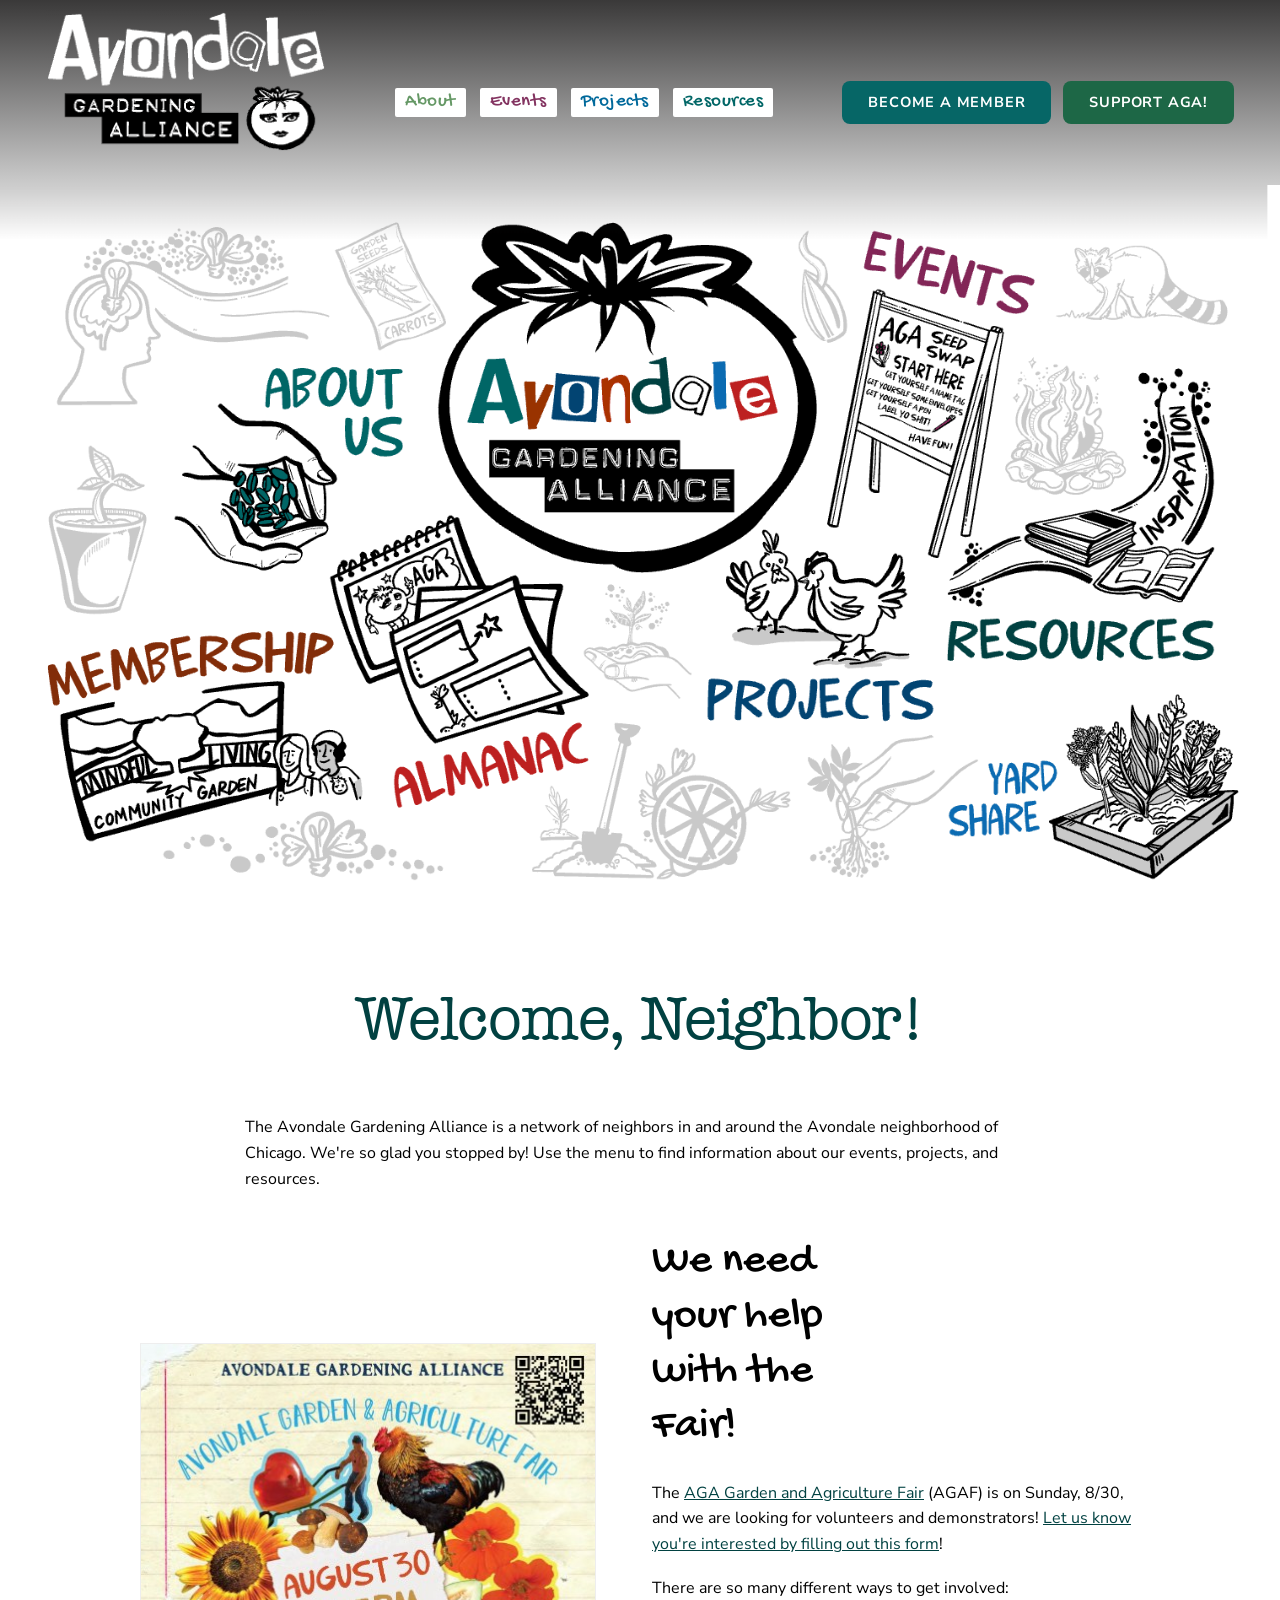
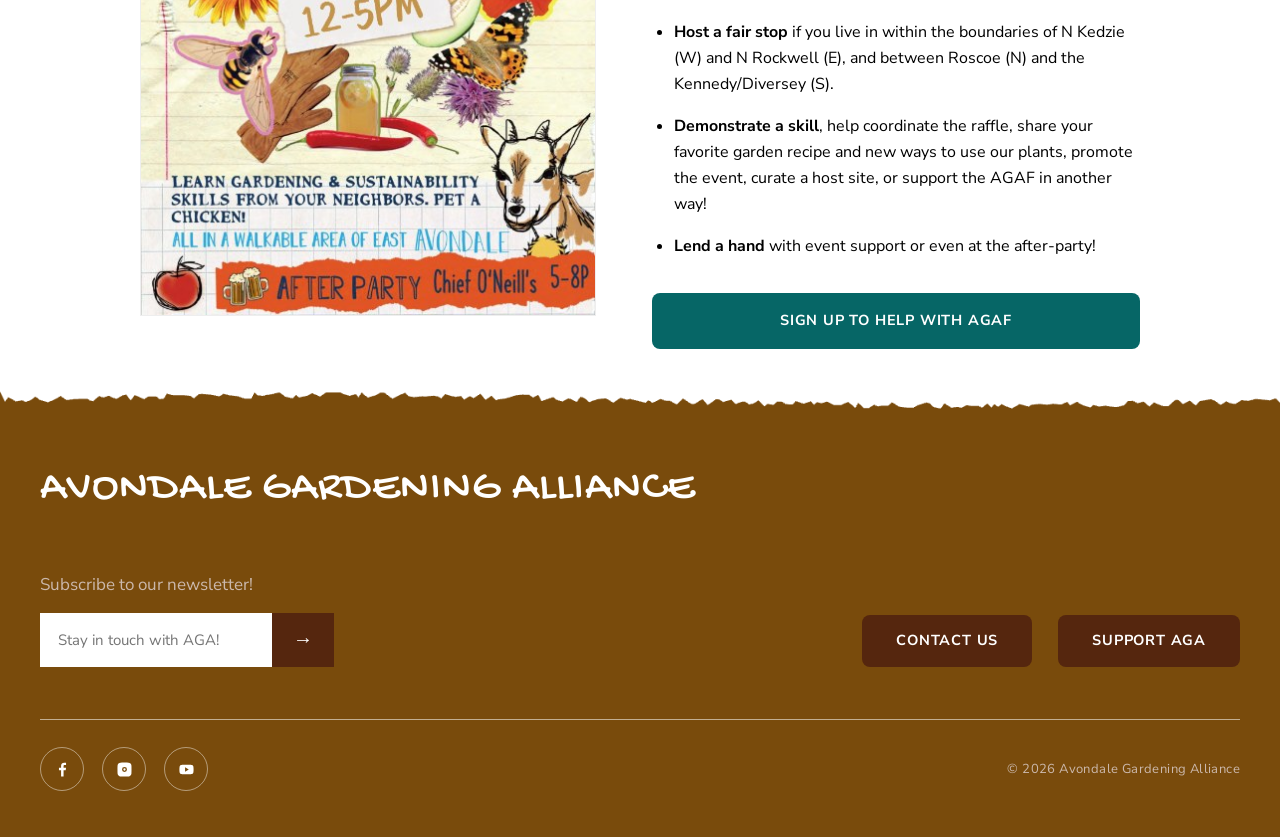
<file: index.html>
<!DOCTYPE html>
<html lang="en">
<head>
<meta charset="utf-8">
<meta name="viewport" content="width=device-width, initial-scale=1">
<title>Avondale Gardening Alliance | Chicago Urban Gardening Community &amp; Events</title>
<meta name="description" content="Avondale Gardening Alliance is your neighbor-powered hub for urban gardening tips, community events, seed swaps, and sustainable living in Chicago's Avondale neighborhood. Free and open to all!">
<link rel="preconnect" href="https://fonts.googleapis.com">
<link rel="preconnect" href="https://fonts.gstatic.com" crossorigin>
<link rel="stylesheet" href="assets/base.css?v=20260804d">
<link rel="stylesheet" href="assets/home.css?v=20260804d">
<link href="https://fonts.googleapis.com/css2?family=Gochi+Hand&family=Nunito+Sans:ital,wght@0,300;0,400;0,600;0,700;1,400&family=Permanent+Marker&display=swap" rel="stylesheet">
</head>
<body>
<a class="skip" href="#main-content">Skip to content</a>

<header class="masthead">
  <a class="logo" href="/" aria-label="Avondale Gardening Alliance home">
    <img src="assets/logo.png" alt="Avondale Gardening Alliance">
  </a>

  <nav class="mainnav" aria-label="Main">
    <a class="nav-about" href="https://avondalegardeners.org/about">About</a>
    <a class="nav-events" href="https://avondalegardeners.org/events">Events</a>
    <a class="nav-projects" href="https://avondalegardeners.org/projects">Projects</a>
    <a class="nav-resources" href="https://avondalegardeners.org/resources">Resources</a>
    <a class="nav-map" data-member-only hidden href="map.html">Map</a>
    <a class="nav-library" data-member-only hidden href="library.html">Tools</a>
    <a class="nav-seeds" data-member-only hidden href="seeds.html">Seeds</a>
  </nav>

  <div class="head-actions">
    <button type="button" class="btn btn-brown" data-signout hidden>Sign out</button>
    <a class="btn btn-teal" data-account-cta data-join-cta href="login.html">Become a Member</a>
    <a class="btn btn-green" href="https://www.gofundme.com/f/support-urban-agriculture-in-avondale-aga">Support AGA!</a>
  </div>
</header>

<main id="main-content">
  <div class="hero">
    <img src="assets/hero.png" alt="Hand-drawn map of the Avondale Gardening Alliance with links to About Us, Events, Membership, Almanac, Projects, Resources, and Yard Share">
    <a class="hotspot" href="https://avondalegardeners.org/about"
       style="left:19.9%;top:24.7%;width:12.3%;height:15.7%">About Us</a>
    <a class="hotspot" href="https://avondalegardeners.org/events"
       style="left:66.7%;top:5.2%;width:14.9%;height:14.6%">Events</a>
    <a class="hotspot" href="membership.html"
       style="left:2.9%;top:62.7%;width:23.9%;height:13.5%">Membership</a>
    <a class="hotspot" href="https://avondalegardeners.org/projects/avondale-almanac"
       style="left:29.9%;top:75.8%;width:16.8%;height:15.1%">Avondale Almanac</a>
    <a class="hotspot" href="https://avondalegardeners.org/projects"
       style="left:54.5%;top:67.9%;width:17.4%;height:10.5%">Projects</a>
    <a class="hotspot" href="https://avondalegardeners.org/resources"
       style="left:73.1%;top:60.8%;width:22.5%;height:8.9%">Resources</a>
    <a class="hotspot" href="https://avondalegardeners.org/projects/yard-share-program"
       style="left:73.3%;top:81.2%;width:10.1%;height:13.7%">Yard Share Program</a>
  </div>

  <section class="welcome wrap">
    <h2>Welcome, Neighbor!</h2>
    <p>The Avondale Gardening Alliance is a network of neighbors in and around the Avondale neighborhood of Chicago. We're so glad you stopped by! Use the menu to find information about our events, projects, and resources.</p>
  </section>

  <section class="fair wrap">
    <img class="flyer" src="assets/flyer.jpg" alt="Avondale Garden and Agriculture Fair flyer, August 30, 12 to 5 PM, with an after party at Chief O'Neill's from 5 to 8 PM">
    <div>
      <h2>We need your help with the Fair!</h2>
      <p>The <a href="#">AGA Garden and Agriculture Fair</a> (AGAF) is on Sunday, 8/30, and we are looking for volunteers and demonstrators! <a href="https://forms.gle/D7fzETqLXjFirvw16">Let us know you're interested by filling out this form</a>!</p>
      <p>There are so many different ways to get involved:</p>
      <ul>
        <li><strong>Host a fair stop</strong> if you live in within the boundaries of N Kedzie (W) and N Rockwell (E), and between Roscoe (N) and the Kennedy/Diversey (S).</li>
        <li><strong>Demonstrate a skill</strong>, help coordinate the raffle, share your favorite garden recipe and new ways to use our plants, promote the event, curate a host site, or support the AGAF in another way!</li>
        <li><strong>Lend a hand</strong> with event support or even at the after-party!</li>
      </ul>
      <a class="btn btn-teal cta" href="https://docs.google.com/forms/d/e/1FAIpQLSeIswZBsUluz2Q3vjTMkyNFKWs8ak4nALHBHu2os9k4jl5hAQ/viewform">Sign Up to help with AGAF</a>
    </div>
  </section>
</main>

<img class="footer-tear" src="assets/torn.png" alt="">
<footer>
  <div class="footer-inner">
    <h2>Avondale Gardening Alliance</h2>

    <div class="footer-row">
      <div>
        <p class="newsletter-label">Subscribe to our newsletter!</p>
        <form class="newsletter" onsubmit="return false;">
          <label class="skip" for="nl-email">Email address</label>
          <input id="nl-email" type="email" placeholder="Stay in touch with AGA!" autocomplete="email">
          <button type="submit" aria-label="Submit">&#8594;</button>
        </form>
      </div>
      <div class="footer-links">
        <button type="button" class="btn btn-brown" data-signout hidden>Sign out</button>
        <a class="btn btn-brown" href="mailto:avondalegardeners@gmail.com">Contact Us</a>
        <a class="btn btn-brown" href="https://www.gofundme.com/f/support-urban-agriculture-in-avondale-aga">Support AGA</a>
      </div>
    </div>

    <hr class="rule">

    <div class="footer-bottom">
      <div class="social">
        <a href="https://www.facebook.com/AvondaleGardeningAlliance" aria-label="Facebook">
          <svg viewBox="0 0 24 24"><path d="M13.5 22v-9h3l.5-3.5h-3.5V7.3c0-1 .3-1.7 1.8-1.7H17V2.4C16.7 2.4 15.6 2.3 14.4 2.3c-2.6 0-4.4 1.6-4.4 4.5v2.7H7V13h3v9h3.5z"/></svg>
        </a>
        <a href="https://www.instagram.com/avondalegardeners" aria-label="Instagram">
          <svg viewBox="0 0 24 24"><path d="M12 2.2c3.2 0 3.6 0 4.9.1 1.2.1 1.8.2 2.2.4.6.2 1 .5 1.4.9.4.4.7.8.9 1.4.2.4.4 1 .4 2.2.1 1.3.1 1.7.1 4.9s0 3.6-.1 4.9c0 1.2-.2 1.8-.4 2.2-.2.6-.5 1-.9 1.4-.4.4-.8.7-1.4.9-.4.2-1 .4-2.2.4-1.3.1-1.7.1-4.9.1s-3.6 0-4.9-.1c-1.2 0-1.8-.2-2.2-.4-.6-.2-1-.5-1.4-.9-.4-.4-.7-.8-.9-1.4-.2-.4-.4-1-.4-2.2-.1-1.3-.1-1.7-.1-4.9s0-3.6.1-4.9c0-1.2.2-1.8.4-2.2.2-.6.5-1 .9-1.4.4-.4.8-.7 1.4-.9.4-.2 1-.4 2.2-.4 1.3-.1 1.7-.1 4.9-.1m0 6.3a3.5 3.5 0 100 7 3.5 3.5 0 000-7m5.4-.9a.8.8 0 11-1.6 0 .8.8 0 011.6 0M12 10.4a1.6 1.6 0 110 3.2 1.6 1.6 0 010-3.2"/></svg>
        </a>
        <a href="https://www.youtube.com/@avondalegardeningalliance9448" aria-label="YouTube">
          <svg viewBox="0 0 24 24"><path d="M22 12s0-3.2-.4-4.7c-.2-.9-.9-1.5-1.7-1.7C18.3 5.2 12 5.2 12 5.2s-6.3 0-7.9.4c-.8.2-1.5.8-1.7 1.7C2 8.8 2 12 2 12s0 3.2.4 4.7c.2.9.9 1.5 1.7 1.7 1.6.4 7.9.4 7.9.4s6.3 0 7.9-.4c.8-.2 1.5-.8 1.7-1.7.4-1.5.4-4.7.4-4.7M10 15.2V8.8l5.2 3.2-5.2 3.2z"/></svg>
        </a>
      </div>
      <p class="copyright">&#169; 2026 Avondale Gardening Alliance</p>
    </div>
  </div>
</footer>
<script src="assets/config.js?v=20260804d"></script>
<script src="assets/auth.js?v=20260804d"></script>
</body>
</html>
</file>
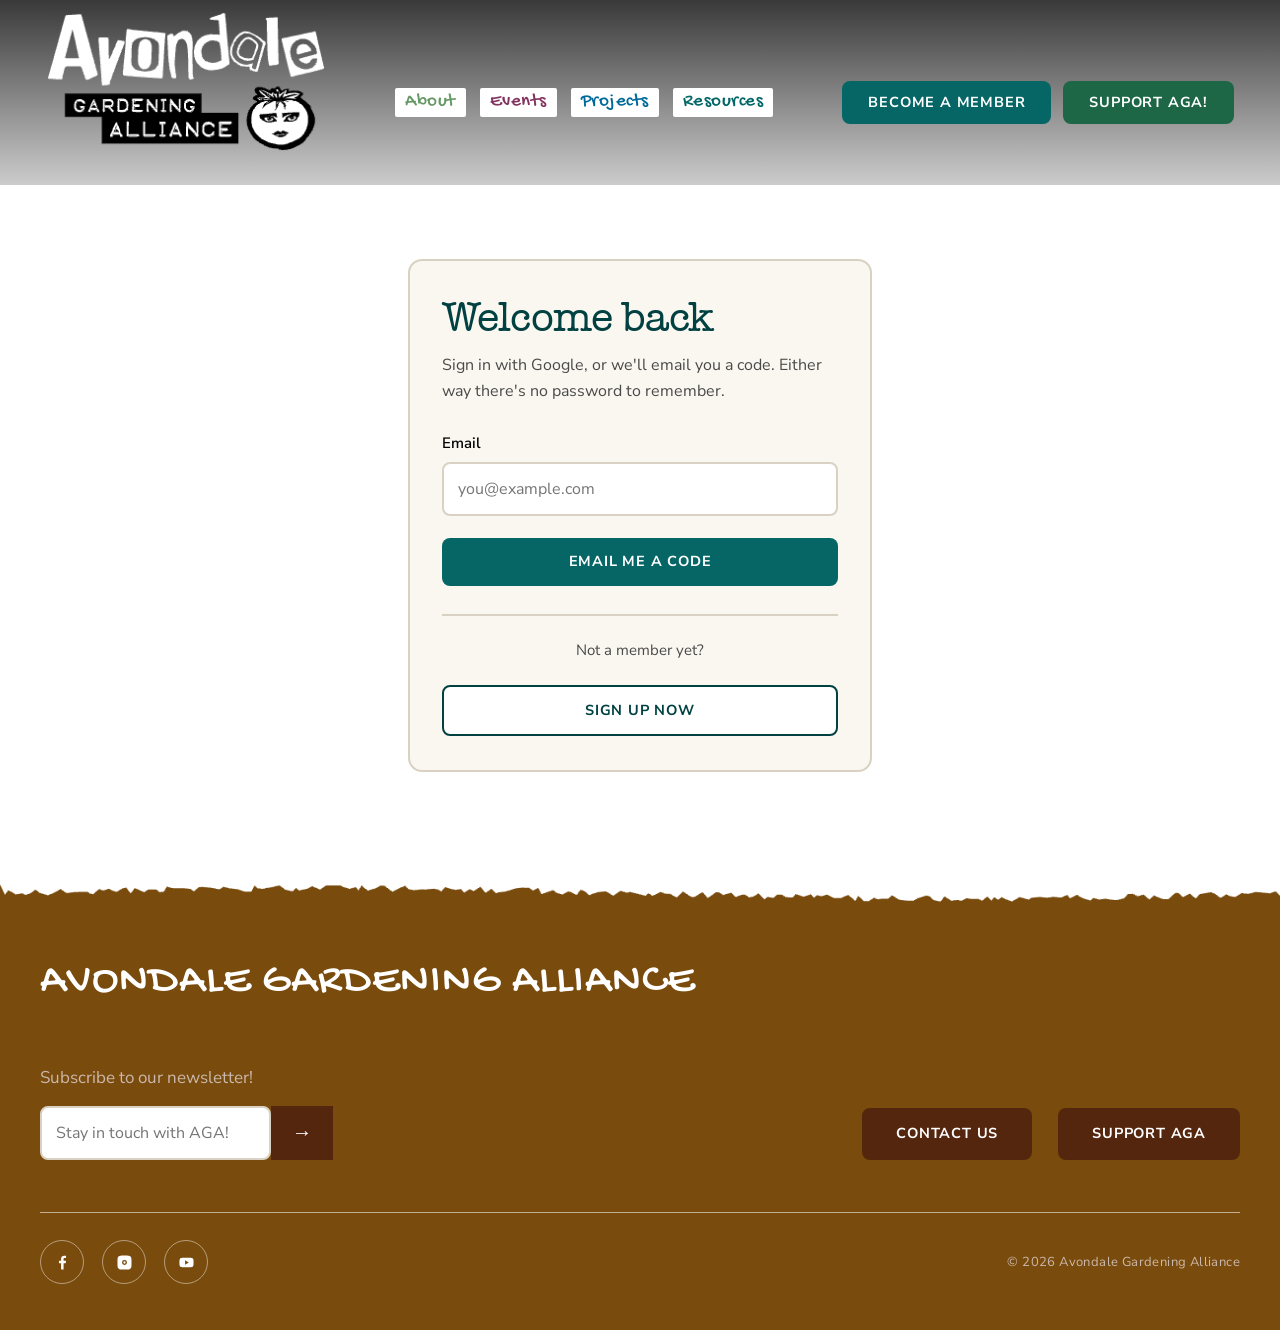
<file: dashboard.html>
<!DOCTYPE html>
<html lang="en">
<head>
<meta charset="utf-8">
<meta name="viewport" content="width=device-width, initial-scale=1">
<title>Membership | Avondale Gardening Alliance</title>
<meta name="robots" content="noindex">
<link rel="stylesheet" href="assets/base.css?v=20260804d">
<link rel="stylesheet" href="assets/account.css?v=20260804d">
<link rel="preconnect" href="https://fonts.googleapis.com">
<link rel="preconnect" href="https://fonts.gstatic.com" crossorigin>
<link href="https://fonts.googleapis.com/css2?family=Gochi+Hand&family=Nunito+Sans:ital,wght@0,300;0,400;0,600;0,700;1,400&family=Permanent+Marker&display=swap" rel="stylesheet">
</head>
<body>
<a class="skip" href="#main-content">Skip to content</a>

<header class="masthead">
  <a class="logo" href="index.html" aria-label="Avondale Gardening Alliance home">
    <img src="assets/logo.png" alt="Avondale Gardening Alliance">
  </a>
  <nav class="mainnav" aria-label="Main">
    <a class="nav-about" href="https://avondalegardeners.org/about">About</a>
    <a class="nav-events" href="https://avondalegardeners.org/events">Events</a>
    <a class="nav-projects" href="https://avondalegardeners.org/projects">Projects</a>
    <a class="nav-resources" href="https://avondalegardeners.org/resources">Resources</a>
    <a class="nav-map" data-member-only hidden href="map.html">Map</a>
    <a class="nav-library" data-member-only hidden href="library.html">Tools</a>
    <a class="nav-seeds" data-member-only hidden href="seeds.html">Seeds</a>
  </nav>
  <div class="head-actions">
    <button type="button" class="btn btn-brown" data-signout hidden>Sign out</button>
    <a class="btn btn-teal" data-account-cta data-join-cta href="login.html">Become a Member</a>
    <a class="btn btn-green" href="https://www.gofundme.com/f/support-urban-agriculture-in-avondale-aga">Support AGA!</a>
  </div>
</header>

<main id="main-content">
  <section class="dash-head">
    <p class="eyebrow">Member since <span id="joined">&nbsp;</span></p>
    <h1 id="greeting">Hello, neighbor</h1>
    <p class="lede" id="pin-status"><span class="spinner small" aria-hidden="true"></span> Loading your details...</p>
  </section>

  <div class="dash-grid">

    <div class="dash-col">
      <section class="card panel-card">
        <div class="card-head">
          <h2>Your profile</h2>
          <a class="edit-link" href="membership.html">Edit</a>
        </div>

        <dl class="details" id="details">
          <dt>Name</dt><dd id="d-name" class="skeleton">&nbsp;</dd>
          <dt>Address</dt><dd id="d-address" class="skeleton">&nbsp;</dd>
          <dt>Email</dt><dd id="d-email" class="skeleton">&nbsp;</dd>
          <dt>Phone</dt><dd id="d-phone" class="skeleton">&nbsp;</dd>
        </dl>

        <div class="sub-block">
          <h3>What you're up to</h3>
          <ul class="chips" id="interests"></ul>
          <p class="about" id="about"></p>
        </div>

        <div class="sub-block">
          <h3>Your tools</h3>
          <div id="tools"></div>
        </div>

        <p class="fineprint">Neighbors see your name, your pin, what you're up to, and can email you from your profile. Your phone and street address stay private until you lend or borrow.</p>
        <a class="btn btn-outline wide" href="membership.html">Edit my profile</a>
      </section>
    </div>

    <div class="dash-col">
      <section class="card panel-card map-card">
        <h2>The member map</h2>
        <p>See who's growing what around the neighborhood, and who has a wheelbarrow you can borrow.</p>
        <a class="btn btn-teal wide" href="map.html">Open the map</a>
      </section>

      <section class="card panel-card">
        <h2>Tool library</h2>
        <p class="muted" style="margin-bottom:16px">Lend your tools, approve borrow requests, and see what's out on loan.</p>
        <a class="btn btn-outline wide" href="library.html">Open my library</a>
        <a class="btn btn-outline wide" href="loans.html" style="margin-top:10px">Things I've borrowed</a>
      </section>

      <section class="card panel-card" id="seeds">
        <div class="panel-head">
          <h2>My seeds</h2>
          <a class="edit-link" href="seeds.html">Browse catalog</a>
        </div>
        <p class="muted" style="margin-bottom:16px">Seeds you're sharing with neighbors. When you hand some over, log it so your count stays right.</p>
        <div id="my-seeds"></div>
        <button type="button" class="btn btn-teal wide" id="add-seed" style="margin-top:14px">Add seeds to share</button>
      </section>
    </div>

  </div>
</main>

<!-- add / edit a seed listing -->
<div class="modal-veil" id="seed-modal" hidden>
  <div class="modal" role="dialog" aria-modal="true" aria-labelledby="seed-modal-title">
    <h2 id="seed-modal-title">Add seeds to share</h2>
    <div class="field">
      <label for="s-catalog">Which seed?</label>
      <select id="s-catalog"></select>
    </div>
    <div class="field field-row">
      <div>
        <label for="s-qty">How many?</label>
        <input id="s-qty" type="number" min="0" step="1" value="20">
      </div>
      <div>
        <label for="s-form">Counted as</label>
        <select id="s-form">
          <option value="seeds">Individual seeds</option>
          <option value="pouch">Pouches</option>
        </select>
      </div>
    </div>
    <div class="field">
      <label for="s-notes">A note <span class="optional">(optional)</span></label>
      <input id="s-notes" type="text" maxlength="140" placeholder="Saved from my 2025 plants">
    </div>
    <p class="modal-error" id="seed-error" hidden></p>
    <div class="modal-actions">
      <button type="button" class="btn btn-outline" data-close-seed>Cancel</button>
      <button type="button" class="btn btn-teal" id="save-seed">Save</button>
    </div>
  </div>
</div>

<!-- log a giveaway -->
<div class="modal-veil" id="give-modal" hidden>
  <div class="modal" role="dialog" aria-modal="true" aria-labelledby="give-title">
    <h2 id="give-title">Log seeds given</h2>
    <p id="give-body">How many did you hand over?</p>
    <div class="field">
      <label for="give-count">Seeds given</label>
      <input id="give-count" type="number" min="1" step="1" value="1">
    </div>
    <p class="muted" id="give-hint" style="font-size:13px"></p>
    <p class="modal-error" id="give-error" hidden></p>
    <div class="modal-actions">
      <button type="button" class="btn btn-outline" data-close-give>Cancel</button>
      <button type="button" class="btn btn-teal" id="confirm-give">Log it</button>
    </div>
  </div>
</div>

<img class="footer-tear" src="assets/torn.png" alt="">
<footer>
  <div class="footer-inner">
    <h2>Avondale Gardening Alliance</h2>
    <div class="footer-row">
      <div>
        <p class="newsletter-label">Subscribe to our newsletter!</p>
        <form class="newsletter" onsubmit="return false;">
          <label class="skip" for="nl-email">Email address</label>
          <input id="nl-email" type="email" placeholder="Stay in touch with AGA!" autocomplete="email">
          <button type="submit" aria-label="Submit">&#8594;</button>
        </form>
      </div>
      <div class="footer-links">
        <button type="button" class="btn btn-brown" data-signout hidden>Sign out</button>
        <a class="btn btn-brown" href="mailto:avondalegardeners@gmail.com">Contact Us</a>
        <a class="btn btn-brown" href="https://www.gofundme.com/f/support-urban-agriculture-in-avondale-aga">Support AGA</a>
      </div>
    </div>
    <hr class="rule">
    <div class="footer-bottom">
      <div class="social">
        <a href="https://www.facebook.com/AvondaleGardeningAlliance" aria-label="Facebook"><svg viewBox="0 0 24 24"><path d="M13.5 22v-9h3l.5-3.5h-3.5V7.3c0-1 .3-1.7 1.8-1.7H17V2.4C16.7 2.4 15.6 2.3 14.4 2.3c-2.6 0-4.4 1.6-4.4 4.5v2.7H7V13h3v9h3.5z"/></svg></a>
        <a href="https://www.instagram.com/avondalegardeners" aria-label="Instagram"><svg viewBox="0 0 24 24"><path d="M12 2.2c3.2 0 3.6 0 4.9.1 1.2.1 1.8.2 2.2.4.6.2 1 .5 1.4.9.4.4.7.8.9 1.4.2.4.4 1 .4 2.2.1 1.3.1 1.7.1 4.9s0 3.6-.1 4.9c0 1.2-.2 1.8-.4 2.2-.2.6-.5 1-.9 1.4-.4.4-.8.7-1.4.9-.4.2-1 .4-2.2.4-1.3.1-1.7.1-4.9.1s-3.6 0-4.9-.1c-1.2 0-1.8-.2-2.2-.4-.6-.2-1-.5-1.4-.9-.4-.4-.7-.8-.9-1.4-.2-.4-.4-1-.4-2.2-.1-1.3-.1-1.7-.1-4.9s0-3.6.1-4.9c0-1.2.2-1.8.4-2.2.2-.6.5-1 .9-1.4.4-.4.8-.7 1.4-.9.4-.2 1-.4 2.2-.4 1.3-.1 1.7-.1 4.9-.1m0 6.3a3.5 3.5 0 100 7 3.5 3.5 0 000-7m5.4-.9a.8.8 0 11-1.6 0 .8.8 0 011.6 0M12 10.4a1.6 1.6 0 110 3.2 1.6 1.6 0 010-3.2"/></svg></a>
        <a href="https://www.youtube.com/@avondalegardeningalliance9448" aria-label="YouTube"><svg viewBox="0 0 24 24"><path d="M22 12s0-3.2-.4-4.7c-.2-.9-.9-1.5-1.7-1.7C18.3 5.2 12 5.2 12 5.2s-6.3 0-7.9.4c-.8.2-1.5.8-1.7 1.7C2 8.8 2 12 2 12s0 3.2.4 4.7c.2.9.9 1.5 1.7 1.7 1.6.4 7.9.4 7.9.4s6.3 0 7.9-.4c.8-.2 1.5-.8 1.7-1.7.4-1.5.4-4.7.4-4.7M10 15.2V8.8l5.2 3.2-5.2 3.2z"/></svg></a>
      </div>
      <p class="copyright">&#169; 2026 Avondale Gardening Alliance</p>
    </div>
  </div>
</footer>

<script src="assets/config.js?v=20260805f"></script>
<script src="assets/auth.js?v=20260805f"></script>
<script src="assets/dashboard.js?v=20260805f" defer></script>
<script src="assets/dashboard-seeds.js?v=20260805f" defer></script>
</body>
</html>
</file>
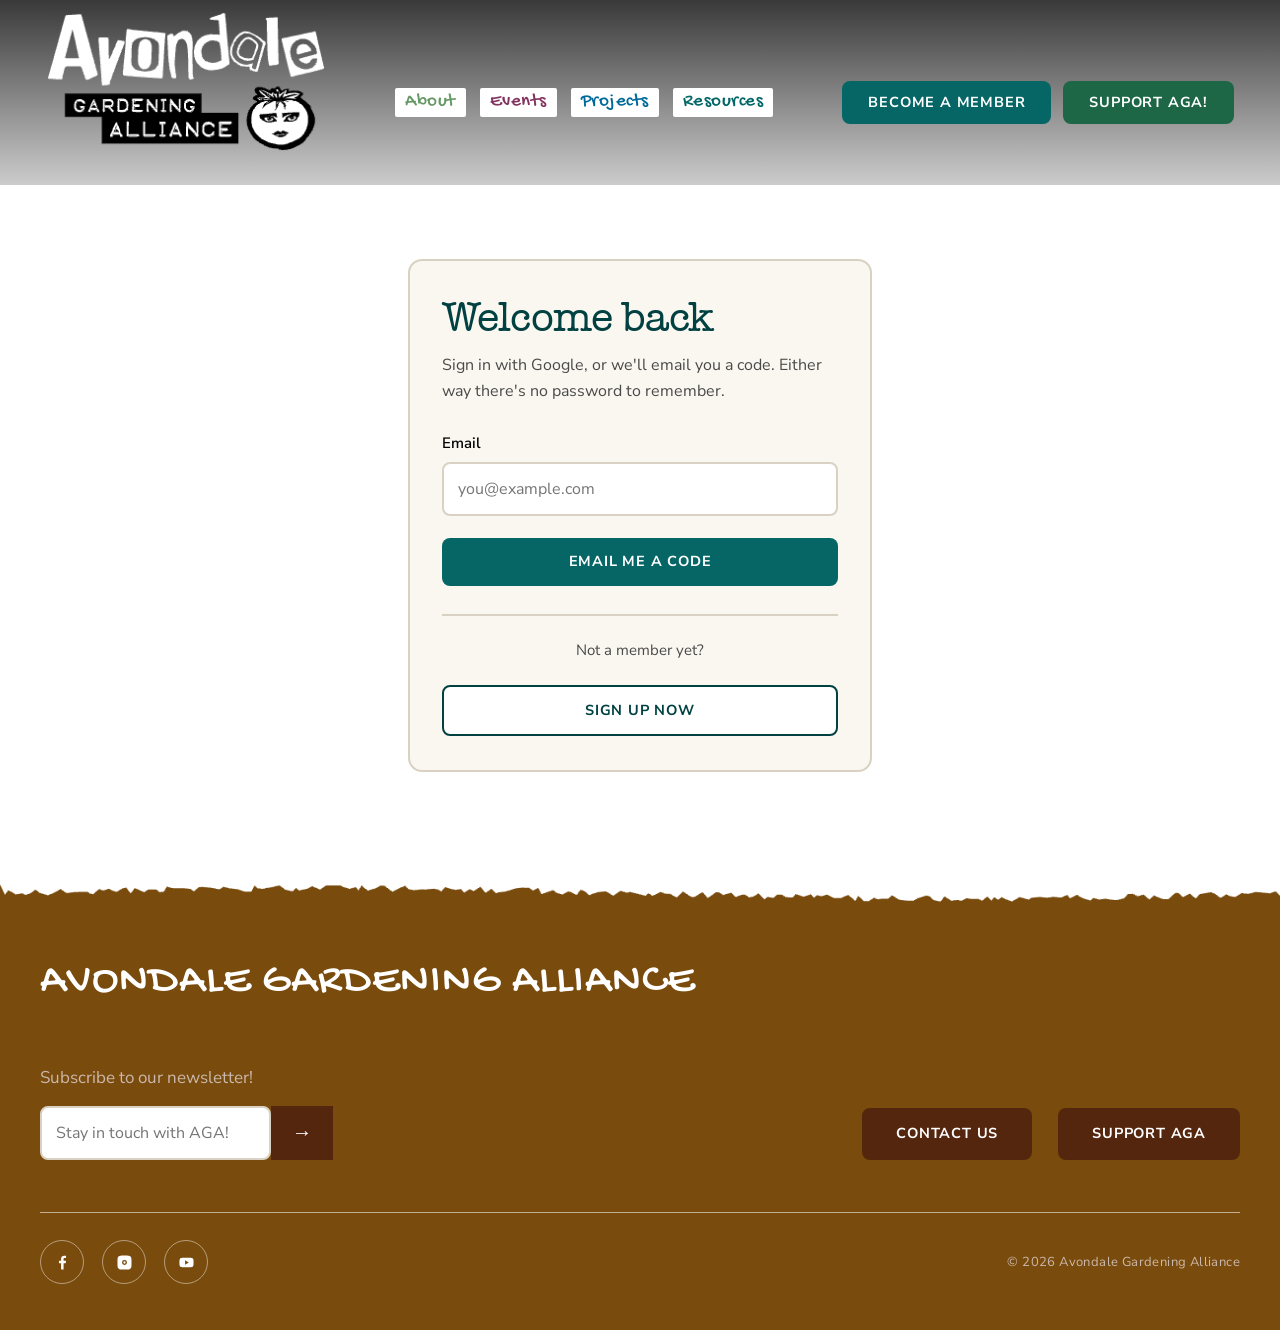
<file: library.html>
<!DOCTYPE html>
<html lang="en">
<head>
<meta charset="utf-8">
<meta name="viewport" content="width=device-width, initial-scale=1">
<title>Tool Library | Avondale Gardening Alliance</title>
<meta name="robots" content="noindex">
<link rel="stylesheet" href="assets/base.css?v=20260804d">
<link rel="stylesheet" href="assets/account.css?v=20260804d">
<link rel="stylesheet" href="assets/library.css?v=20260804d">
<link rel="preconnect" href="https://fonts.googleapis.com">
<link rel="preconnect" href="https://fonts.gstatic.com" crossorigin>
<link href="https://fonts.googleapis.com/css2?family=Gochi+Hand&family=Nunito+Sans:ital,wght@0,300;0,400;0,600;0,700;1,400&family=Permanent+Marker&display=swap" rel="stylesheet">
</head>
<body>
<a class="skip" href="#main-content">Skip to content</a>

<header class="masthead">
  <a class="logo" href="index.html" aria-label="Avondale Gardening Alliance home">
    <img src="assets/logo.png" alt="Avondale Gardening Alliance">
  </a>
  <nav class="mainnav" aria-label="Main">
    <a class="nav-about" href="https://avondalegardeners.org/about">About</a>
    <a class="nav-events" href="https://avondalegardeners.org/events">Events</a>
    <a class="nav-projects" href="https://avondalegardeners.org/projects">Projects</a>
    <a class="nav-resources" href="https://avondalegardeners.org/resources">Resources</a>
    <a class="nav-map" data-member-only hidden href="map.html">Map</a>
    <a class="nav-library" data-member-only hidden href="library.html">Tools</a>
    <a class="nav-seeds" data-member-only hidden href="seeds.html">Seeds</a>
  </nav>
  <div class="head-actions">
    <button type="button" class="btn btn-brown" data-signout hidden>Sign out</button>
    <a class="btn btn-teal" data-account-cta data-join-cta href="login.html">Become a Member</a>
    <a class="btn btn-green" href="https://www.gofundme.com/f/support-urban-agriculture-in-avondale-aga">Support AGA!</a>
  </div>
</header>

<main id="main-content">
  <section class="lib-head">
    <div>
      <p class="eyebrow">Tool sharing</p>
      <h1>Your tool library</h1>
      <p class="lede">List what you're happy to lend, approve requests from neighbors, and keep track of what's out.</p>
    </div>
    <div class="lib-head-actions">
      <a class="btn btn-outline" href="loans.html">Things I've borrowed</a>
      <button type="button" class="btn btn-teal" id="add-tool">Add a tool</button>
    </div>
  </section>

  <p class="loading" id="loading">Loading your library...</p>

  <div class="tool-grid" id="tool-grid" hidden></div>

  <div class="empty-lib" id="empty-lib" hidden>
    <p>Nothing in your library yet. Add a tool and neighbors can ask to borrow it.</p>
    <button type="button" class="btn btn-teal" id="add-first">Add your first tool</button>
  </div>
</main>

<!-- add / edit tool -->
<div class="modal-veil" id="tool-modal" hidden>
  <div class="modal" role="dialog" aria-modal="true" aria-labelledby="tool-modal-title">
    <h2 id="tool-modal-title">Add a tool</h2>
    <div class="field">
      <label for="t-name">What is it?</label>
      <input id="t-name" type="text" placeholder="Wheelbarrow" maxlength="80">
    </div>
    <div class="field">
      <label for="t-cat">Category</label>
      <select id="t-cat"></select>
    </div>
    <div class="field">
      <label for="t-notes">Notes <span class="optional">(optional)</span></label>
      <input id="t-notes" type="text" placeholder="Flat tire but still rolls" maxlength="140">
    </div>
    <p class="modal-error" id="tool-error" hidden></p>
    <div class="modal-actions">
      <button type="button" class="btn btn-outline" data-close>Cancel</button>
      <button type="button" class="btn btn-teal" id="save-tool">Save tool</button>
    </div>
  </div>
</div>

<!-- confirm -->
<div class="modal-veil" id="confirm-modal" hidden>
  <div class="modal" role="dialog" aria-modal="true" aria-labelledby="confirm-title">
    <h2 id="confirm-title">Are you sure?</h2>
    <p id="confirm-body"></p>
    <div class="modal-actions">
      <button type="button" class="btn btn-outline" data-close>Never mind</button>
      <button type="button" class="btn btn-brown" id="confirm-go">Yes, do it</button>
    </div>
  </div>
</div>

<img class="footer-tear" src="assets/torn.png" alt="">
<footer>
  <div class="footer-inner">
    <h2>Avondale Gardening Alliance</h2>
    <div class="footer-row">
      <div>
        <p class="newsletter-label">Subscribe to our newsletter!</p>
        <form class="newsletter" onsubmit="return false;">
          <label class="skip" for="nl-email">Email address</label>
          <input id="nl-email" type="email" placeholder="Stay in touch with AGA!" autocomplete="email">
          <button type="submit" aria-label="Submit">&#8594;</button>
        </form>
      </div>
      <div class="footer-links">
        <button type="button" class="btn btn-brown" data-signout hidden>Sign out</button>
        <a class="btn btn-brown" href="mailto:avondalegardeners@gmail.com">Contact Us</a>
        <a class="btn btn-brown" href="https://www.gofundme.com/f/support-urban-agriculture-in-avondale-aga">Support AGA</a>
      </div>
    </div>
    <hr class="rule">
    <div class="footer-bottom">
      <div class="social">
        <a href="https://www.facebook.com/AvondaleGardeningAlliance" aria-label="Facebook"><svg viewBox="0 0 24 24"><path d="M13.5 22v-9h3l.5-3.5h-3.5V7.3c0-1 .3-1.7 1.8-1.7H17V2.4C16.7 2.4 15.6 2.3 14.4 2.3c-2.6 0-4.4 1.6-4.4 4.5v2.7H7V13h3v9h3.5z"/></svg></a>
        <a href="https://www.instagram.com/avondalegardeners" aria-label="Instagram"><svg viewBox="0 0 24 24"><path d="M12 2.2c3.2 0 3.6 0 4.9.1 1.2.1 1.8.2 2.2.4.6.2 1 .5 1.4.9.4.4.7.8.9 1.4.2.4.4 1 .4 2.2.1 1.3.1 1.7.1 4.9s0 3.6-.1 4.9c0 1.2-.2 1.8-.4 2.2-.2.6-.5 1-.9 1.4-.4.4-.8.7-1.4.9-.4.2-1 .4-2.2.4-1.3.1-1.7.1-4.9.1s-3.6 0-4.9-.1c-1.2 0-1.8-.2-2.2-.4-.6-.2-1-.5-1.4-.9-.4-.4-.7-.8-.9-1.4-.2-.4-.4-1-.4-2.2-.1-1.3-.1-1.7-.1-4.9s0-3.6.1-4.9c0-1.2.2-1.8.4-2.2.2-.6.5-1 .9-1.4.4-.4.8-.7 1.4-.9.4-.2 1-.4 2.2-.4 1.3-.1 1.7-.1 4.9-.1m0 6.3a3.5 3.5 0 100 7 3.5 3.5 0 000-7m5.4-.9a.8.8 0 11-1.6 0 .8.8 0 011.6 0M12 10.4a1.6 1.6 0 110 3.2 1.6 1.6 0 010-3.2"/></svg></a>
        <a href="https://www.youtube.com/@avondalegardeningalliance9448" aria-label="YouTube"><svg viewBox="0 0 24 24"><path d="M22 12s0-3.2-.4-4.7c-.2-.9-.9-1.5-1.7-1.7C18.3 5.2 12 5.2 12 5.2s-6.3 0-7.9.4c-.8.2-1.5.8-1.7 1.7C2 8.8 2 12 2 12s0 3.2.4 4.7c.2.9.9 1.5 1.7 1.7 1.6.4 7.9.4 7.9.4s6.3 0 7.9-.4c.8-.2 1.5-.8 1.7-1.7.4-1.5.4-4.7.4-4.7M10 15.2V8.8l5.2 3.2-5.2 3.2z"/></svg></a>
      </div>
      <p class="copyright">&#169; 2026 Avondale Gardening Alliance</p>
    </div>
  </div>
</footer>

<script src="assets/config.js?v=20260804d"></script>
<script src="assets/auth.js?v=20260804d"></script>
<script src="assets/library.js?v=20260804d"></script>
</body>
</html>
</file>
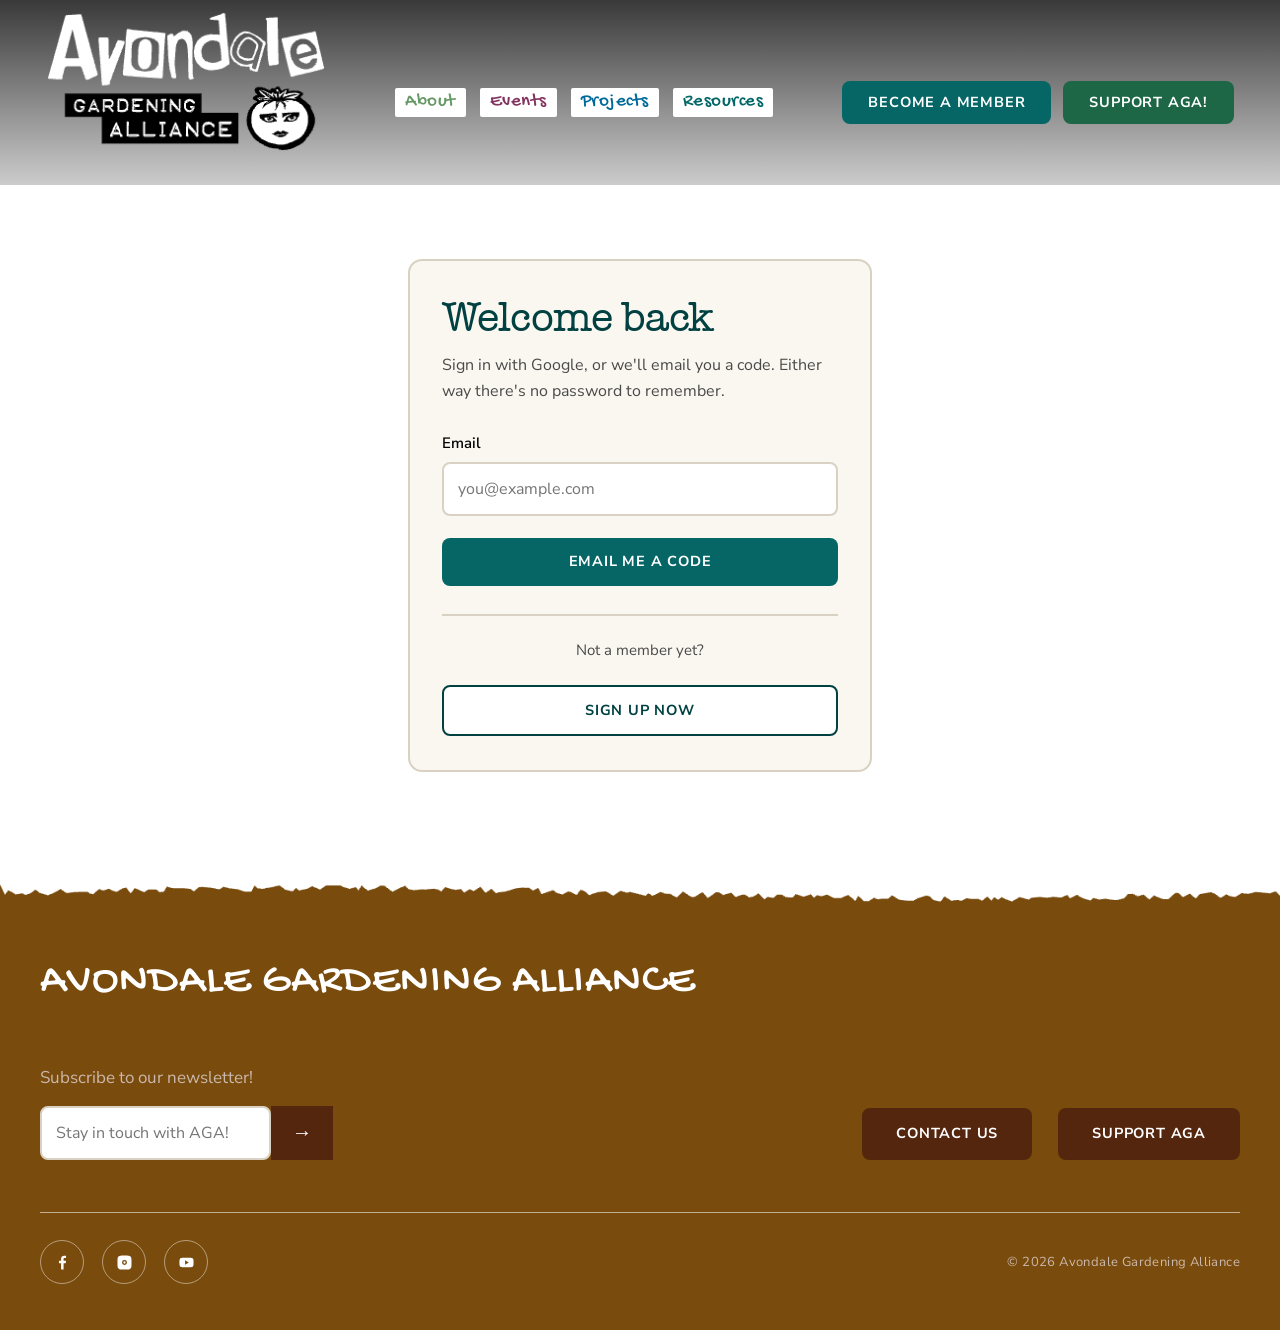
<file: loans.html>
<!DOCTYPE html>
<html lang="en">
<head>
<meta charset="utf-8">
<meta name="viewport" content="width=device-width, initial-scale=1">
<title>My Loans | Avondale Gardening Alliance</title>
<meta name="robots" content="noindex">
<link rel="stylesheet" href="assets/base.css?v=20260804d">
<link rel="stylesheet" href="assets/account.css?v=20260804d">
<link rel="stylesheet" href="assets/library.css?v=20260804d">
<link rel="preconnect" href="https://fonts.googleapis.com">
<link rel="preconnect" href="https://fonts.gstatic.com" crossorigin>
<link href="https://fonts.googleapis.com/css2?family=Gochi+Hand&family=Nunito+Sans:ital,wght@0,300;0,400;0,600;0,700;1,400&family=Permanent+Marker&display=swap" rel="stylesheet">
</head>
<body>
<a class="skip" href="#main-content">Skip to content</a>

<header class="masthead">
  <a class="logo" href="index.html" aria-label="Avondale Gardening Alliance home">
    <img src="assets/logo.png" alt="Avondale Gardening Alliance">
  </a>
  <nav class="mainnav" aria-label="Main">
    <a class="nav-about" href="https://avondalegardeners.org/about">About</a>
    <a class="nav-events" href="https://avondalegardeners.org/events">Events</a>
    <a class="nav-projects" href="https://avondalegardeners.org/projects">Projects</a>
    <a class="nav-resources" href="https://avondalegardeners.org/resources">Resources</a>
    <a class="nav-map" data-member-only hidden href="map.html">Map</a>
    <a class="nav-library" data-member-only hidden href="library.html">Tools</a>
    <a class="nav-seeds" data-member-only hidden href="seeds.html">Seeds</a>
  </nav>
  <div class="head-actions">
    <button type="button" class="btn btn-brown" data-signout hidden>Sign out</button>
    <a class="btn btn-teal" data-account-cta data-join-cta href="login.html">Become a Member</a>
    <a class="btn btn-green" href="https://www.gofundme.com/f/support-urban-agriculture-in-avondale-aga">Support AGA!</a>
  </div>
</header>

<main id="main-content">
  <section class="lib-head">
    <div>
      <p class="eyebrow">Tool sharing</p>
      <h1>Borrowing and lending</h1>
      <p class="lede">Requests you've made, tools you've lent out, and reviews once things come back.</p>
    </div>
    <div class="lib-head-actions">
      <a class="btn btn-teal" href="library.html">My tool library</a>
      <a class="btn btn-outline" href="map.html">Find tools on the map</a>
    </div>
  </section>

  <p class="loading" id="loading">Loading...</p>

  <div class="loans-wrap" id="loans-wrap" hidden>
    <section class="loans-section">
      <h2>Things I've borrowed</h2>
      <p class="sub">Tools you've asked other members for.</p>
      <div id="borrowing"></div>
    </section>

    <section class="loans-section">
      <h2>Things I've lent</h2>
      <p class="sub">Your tools that have gone out. Manage active loans in <a href="library.html">your library</a>.</p>
      <div id="lending"></div>
    </section>
  </div>
</main>

<div class="modal-veil" id="review-modal" hidden>
  <div class="modal" role="dialog" aria-modal="true" aria-labelledby="review-title">
    <h2 id="review-title">Leave a review</h2>
    <p class="borrow-sub" id="review-sub"></p>
    <div class="star-input" id="star-input" role="radiogroup" aria-label="Rating">
      <button type="button" data-star="1" aria-label="1 star">☆</button>
      <button type="button" data-star="2" aria-label="2 stars">☆</button>
      <button type="button" data-star="3" aria-label="3 stars">☆</button>
      <button type="button" data-star="4" aria-label="4 stars">☆</button>
      <button type="button" data-star="5" aria-label="5 stars">☆</button>
    </div>
    <div class="field">
      <label for="review-comment">A few words <span class="optional">(optional)</span></label>
      <textarea id="review-comment" maxlength="600" placeholder="How did it go?"></textarea>
    </div>
    <p class="modal-error" id="review-error" hidden></p>
    <div class="modal-actions">
      <button type="button" class="btn btn-outline" data-close>Cancel</button>
      <button type="button" class="btn btn-teal" id="review-send">Post review</button>
    </div>
  </div>
</div>

<!-- add / edit tool -->
<div class="modal-veil" id="tool-modal" hidden>
  <div class="modal" role="dialog" aria-modal="true" aria-labelledby="tool-modal-title">
    <h2 id="tool-modal-title">Add a tool</h2>
    <div class="field">
      <label for="t-name">What is it?</label>
      <input id="t-name" type="text" placeholder="Wheelbarrow" maxlength="80">
    </div>
    <div class="field">
      <label for="t-cat">Category</label>
      <select id="t-cat"></select>
    </div>
    <div class="field">
      <label for="t-notes">Notes <span class="optional">(optional)</span></label>
      <input id="t-notes" type="text" placeholder="Flat tire but still rolls" maxlength="140">
    </div>
    <p class="modal-error" id="tool-error" hidden></p>
    <div class="modal-actions">
      <button type="button" class="btn btn-outline" data-close>Cancel</button>
      <button type="button" class="btn btn-teal" id="save-tool">Save tool</button>
    </div>
  </div>
</div>

<!-- confirm -->
<div class="modal-veil" id="confirm-modal" hidden>
  <div class="modal" role="dialog" aria-modal="true" aria-labelledby="confirm-title">
    <h2 id="confirm-title">Are you sure?</h2>
    <p id="confirm-body"></p>
    <div class="modal-actions">
      <button type="button" class="btn btn-outline" data-close>Never mind</button>
      <button type="button" class="btn btn-brown" id="confirm-go">Yes, do it</button>
    </div>
  </div>
</div>

<img class="footer-tear" src="assets/torn.png" alt="">
<footer>
  <div class="footer-inner">
    <h2>Avondale Gardening Alliance</h2>
    <div class="footer-row">
      <div>
        <p class="newsletter-label">Subscribe to our newsletter!</p>
        <form class="newsletter" onsubmit="return false;">
          <label class="skip" for="nl-email">Email address</label>
          <input id="nl-email" type="email" placeholder="Stay in touch with AGA!" autocomplete="email">
          <button type="submit" aria-label="Submit">&#8594;</button>
        </form>
      </div>
      <div class="footer-links">
        <button type="button" class="btn btn-brown" data-signout hidden>Sign out</button>
        <a class="btn btn-brown" href="mailto:avondalegardeners@gmail.com">Contact Us</a>
        <a class="btn btn-brown" href="https://www.gofundme.com/f/support-urban-agriculture-in-avondale-aga">Support AGA</a>
      </div>
    </div>
    <hr class="rule">
    <div class="footer-bottom">
      <div class="social">
        <a href="https://www.facebook.com/AvondaleGardeningAlliance" aria-label="Facebook"><svg viewBox="0 0 24 24"><path d="M13.5 22v-9h3l.5-3.5h-3.5V7.3c0-1 .3-1.7 1.8-1.7H17V2.4C16.7 2.4 15.6 2.3 14.4 2.3c-2.6 0-4.4 1.6-4.4 4.5v2.7H7V13h3v9h3.5z"/></svg></a>
        <a href="https://www.instagram.com/avondalegardeners" aria-label="Instagram"><svg viewBox="0 0 24 24"><path d="M12 2.2c3.2 0 3.6 0 4.9.1 1.2.1 1.8.2 2.2.4.6.2 1 .5 1.4.9.4.4.7.8.9 1.4.2.4.4 1 .4 2.2.1 1.3.1 1.7.1 4.9s0 3.6-.1 4.9c0 1.2-.2 1.8-.4 2.2-.2.6-.5 1-.9 1.4-.4.4-.8.7-1.4.9-.4.2-1 .4-2.2.4-1.3.1-1.7.1-4.9.1s-3.6 0-4.9-.1c-1.2 0-1.8-.2-2.2-.4-.6-.2-1-.5-1.4-.9-.4-.4-.7-.8-.9-1.4-.2-.4-.4-1-.4-2.2-.1-1.3-.1-1.7-.1-4.9s0-3.6.1-4.9c0-1.2.2-1.8.4-2.2.2-.6.5-1 .9-1.4.4-.4.8-.7 1.4-.9.4-.2 1-.4 2.2-.4 1.3-.1 1.7-.1 4.9-.1m0 6.3a3.5 3.5 0 100 7 3.5 3.5 0 000-7m5.4-.9a.8.8 0 11-1.6 0 .8.8 0 011.6 0M12 10.4a1.6 1.6 0 110 3.2 1.6 1.6 0 010-3.2"/></svg></a>
        <a href="https://www.youtube.com/@avondalegardeningalliance9448" aria-label="YouTube"><svg viewBox="0 0 24 24"><path d="M22 12s0-3.2-.4-4.7c-.2-.9-.9-1.5-1.7-1.7C18.3 5.2 12 5.2 12 5.2s-6.3 0-7.9.4c-.8.2-1.5.8-1.7 1.7C2 8.8 2 12 2 12s0 3.2.4 4.7c.2.9.9 1.5 1.7 1.7 1.6.4 7.9.4 7.9.4s6.3 0 7.9-.4c.8-.2 1.5-.8 1.7-1.7.4-1.5.4-4.7.4-4.7M10 15.2V8.8l5.2 3.2-5.2 3.2z"/></svg></a>
      </div>
      <p class="copyright">&#169; 2026 Avondale Gardening Alliance</p>
    </div>
  </div>
</footer>

<script src="assets/config.js?v=20260804d"></script>
<script src="assets/auth.js?v=20260804d"></script>
<script src="assets/loans.js?v=20260804d"></script>
</body>
</html>
</file>
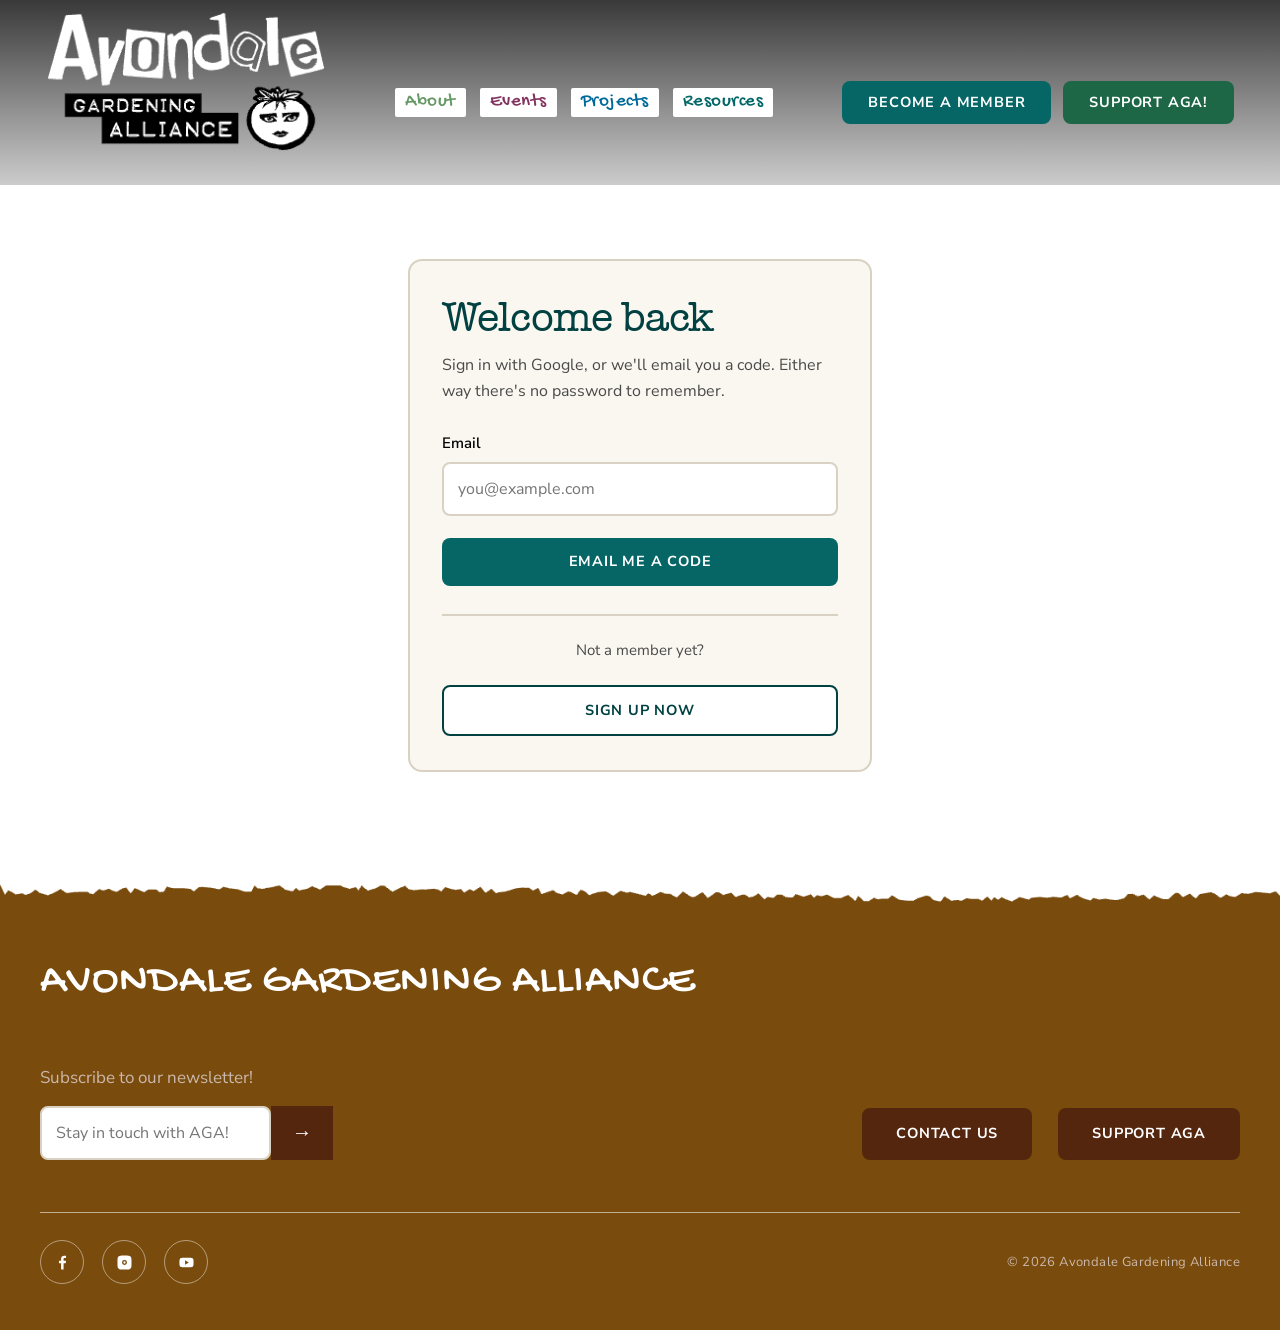
<file: login.html>
<!DOCTYPE html>
<html lang="en">
<head>
<meta charset="utf-8">
<meta name="viewport" content="width=device-width, initial-scale=1">
<title>Sign In | Avondale Gardening Alliance</title>
<meta name="description" content="Sign in to the Avondale Gardening Alliance member map.">
<link rel="stylesheet" href="assets/base.css?v=20260804d">
<link rel="stylesheet" href="assets/account.css?v=20260804d">
<link rel="preconnect" href="https://fonts.googleapis.com">
<link rel="preconnect" href="https://fonts.gstatic.com" crossorigin>
<link href="https://fonts.googleapis.com/css2?family=Gochi+Hand&family=Nunito+Sans:ital,wght@0,300;0,400;0,600;0,700;1,400&family=Permanent+Marker&display=swap" rel="stylesheet">
</head>
<body>
<a class="skip" href="#main-content">Skip to content</a>

<header class="masthead">
  <a class="logo" href="index.html" aria-label="Avondale Gardening Alliance home">
    <img src="assets/logo.png" alt="Avondale Gardening Alliance">
  </a>
  <nav class="mainnav" aria-label="Main">
    <a class="nav-about" href="https://avondalegardeners.org/about">About</a>
    <a class="nav-events" href="https://avondalegardeners.org/events">Events</a>
    <a class="nav-projects" href="https://avondalegardeners.org/projects">Projects</a>
    <a class="nav-resources" href="https://avondalegardeners.org/resources">Resources</a>
    <a class="nav-map" data-member-only hidden href="map.html">Map</a>
    <a class="nav-library" data-member-only hidden href="library.html">Tools</a>
    <a class="nav-seeds" data-member-only hidden href="seeds.html">Seeds</a>
  </nav>
  <div class="head-actions">
    <button type="button" class="btn btn-brown" data-signout hidden>Sign out</button>
    <a class="btn btn-teal" data-account-cta data-join-cta href="login.html">Become a Member</a>
    <a class="btn btn-green" href="https://www.gofundme.com/f/support-urban-agriculture-in-avondale-aga">Support AGA!</a>
  </div>
</header>

<main id="main-content">
  <div class="card-wrap">

    <div class="waiting" id="waiting" hidden role="status" aria-live="polite">
      <span class="spinner" aria-hidden="true"></span>
      <p id="waiting-text">Signing you in...</p>
    </div>


    <!-- step one: email -->
    <section class="card" id="step-email">
      <h1>Welcome back</h1>
      <p class="lede">Sign in with Google, or we'll email you a code. Either way there's no password to remember.</p>

      <div class="google-wrap" id="google-wrap" hidden>
        <div id="google-btn"></div>
        <p class="note bad" id="google-error" hidden></p>
      </div>

      <div class="or-line" id="or-line" hidden><span>or</span></div>

      <div class="field">
        <label for="email">Email</label>
        <input id="email" type="email" autocomplete="email" inputmode="email" placeholder="you@example.com">
      </div>

      <p class="note bad" id="email-error" hidden></p>

      <button type="button" class="btn btn-teal wide" id="send-code">Email me a code</button>

      <div class="alt">
        <p>Not a member yet?</p>
        <a class="btn btn-outline wide" href="membership.html">Sign up now</a>
      </div>
    </section>

    <!-- step two: code -->
    <section class="card" id="step-code" hidden>
      <h1>Check your email</h1>
      <p class="lede">We sent a six digit code to <strong id="sent-to"></strong>. It's good for ten minutes.</p>

      <div class="field">
        <label for="code">Sign-in code</label>
        <input id="code" type="text" inputmode="numeric" autocomplete="one-time-code"
               maxlength="6" class="code-input" placeholder="000000">
      </div>

      <p class="note bad" id="code-error" hidden></p>

      <button type="button" class="btn btn-teal wide" id="verify">Sign in</button>

      <div class="alt">
        <button type="button" class="linky" id="resend">Send another code</button>
        <button type="button" class="linky" id="back">Use a different email</button>
      </div>
    </section>

    <!-- not on the list -->
    <section class="card" id="step-nomember" hidden>
      <h1 id="nomember-title">We don't have that one</h1>
      <p class="lede" id="nomember-body"></p>
      <a class="btn btn-teal wide" id="join-link" href="membership.html">Sign up now</a>
      <div class="alt">
        <button type="button" class="linky" id="try-again">Try another email</button>
      </div>
    </section>

  </div>
</main>

<img class="footer-tear" src="assets/torn.png" alt="">
<footer>
  <div class="footer-inner">
    <h2>Avondale Gardening Alliance</h2>
    <div class="footer-row">
      <div>
        <p class="newsletter-label">Subscribe to our newsletter!</p>
        <form class="newsletter" onsubmit="return false;">
          <label class="skip" for="nl-email">Email address</label>
          <input id="nl-email" type="email" placeholder="Stay in touch with AGA!" autocomplete="email">
          <button type="submit" aria-label="Submit">&#8594;</button>
        </form>
      </div>
      <div class="footer-links">
        <button type="button" class="btn btn-brown" data-signout hidden>Sign out</button>
        <a class="btn btn-brown" href="mailto:avondalegardeners@gmail.com">Contact Us</a>
        <a class="btn btn-brown" href="https://www.gofundme.com/f/support-urban-agriculture-in-avondale-aga">Support AGA</a>
      </div>
    </div>
    <hr class="rule">
    <div class="footer-bottom">
      <div class="social">
        <a href="https://www.facebook.com/AvondaleGardeningAlliance" aria-label="Facebook"><svg viewBox="0 0 24 24"><path d="M13.5 22v-9h3l.5-3.5h-3.5V7.3c0-1 .3-1.7 1.8-1.7H17V2.4C16.7 2.4 15.6 2.3 14.4 2.3c-2.6 0-4.4 1.6-4.4 4.5v2.7H7V13h3v9h3.5z"/></svg></a>
        <a href="https://www.instagram.com/avondalegardeners" aria-label="Instagram"><svg viewBox="0 0 24 24"><path d="M12 2.2c3.2 0 3.6 0 4.9.1 1.2.1 1.8.2 2.2.4.6.2 1 .5 1.4.9.4.4.7.8.9 1.4.2.4.4 1 .4 2.2.1 1.3.1 1.7.1 4.9s0 3.6-.1 4.9c0 1.2-.2 1.8-.4 2.2-.2.6-.5 1-.9 1.4-.4.4-.8.7-1.4.9-.4.2-1 .4-2.2.4-1.3.1-1.7.1-4.9.1s-3.6 0-4.9-.1c-1.2 0-1.8-.2-2.2-.4-.6-.2-1-.5-1.4-.9-.4-.4-.7-.8-.9-1.4-.2-.4-.4-1-.4-2.2-.1-1.3-.1-1.7-.1-4.9s0-3.6.1-4.9c0-1.2.2-1.8.4-2.2.2-.6.5-1 .9-1.4.4-.4.8-.7 1.4-.9.4-.2 1-.4 2.2-.4 1.3-.1 1.7-.1 4.9-.1m0 6.3a3.5 3.5 0 100 7 3.5 3.5 0 000-7m5.4-.9a.8.8 0 11-1.6 0 .8.8 0 011.6 0M12 10.4a1.6 1.6 0 110 3.2 1.6 1.6 0 010-3.2"/></svg></a>
        <a href="https://www.youtube.com/@avondalegardeningalliance9448" aria-label="YouTube"><svg viewBox="0 0 24 24"><path d="M22 12s0-3.2-.4-4.7c-.2-.9-.9-1.5-1.7-1.7C18.3 5.2 12 5.2 12 5.2s-6.3 0-7.9.4c-.8.2-1.5.8-1.7 1.7C2 8.8 2 12 2 12s0 3.2.4 4.7c.2.9.9 1.5 1.7 1.7 1.6.4 7.9.4 7.9.4s6.3 0 7.9-.4c.8-.2 1.5-.8 1.7-1.7.4-1.5.4-4.7.4-4.7M10 15.2V8.8l5.2 3.2-5.2 3.2z"/></svg></a>
      </div>
      <p class="copyright">&#169; 2026 Avondale Gardening Alliance</p>
    </div>
  </div>
</footer>

<script src="https://accounts.google.com/gsi/client" async defer></script>
<script src="assets/config.js?v=20260804d"></script>
<script src="assets/auth.js?v=20260804d"></script>
<script src="assets/login.js?v=20260805b" defer></script>
</body>
</html>
</file>
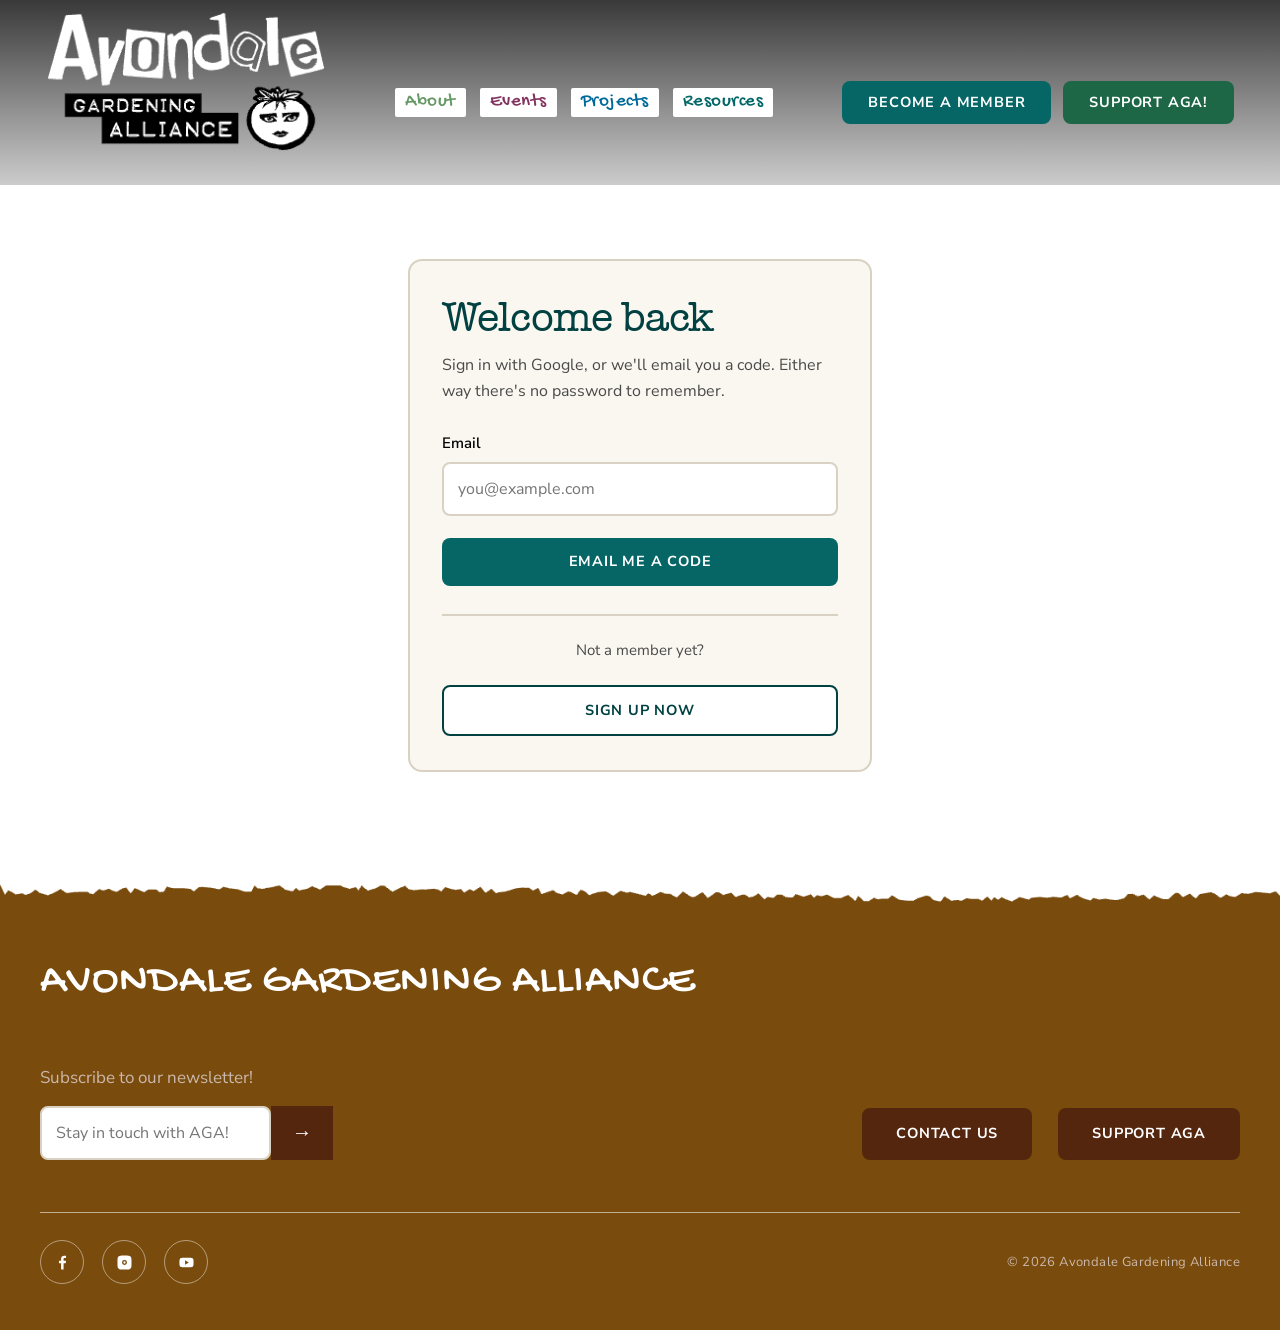
<file: map.html>
<!DOCTYPE html>
<html lang="en">
<head>
<meta charset="utf-8">
<meta name="viewport" content="width=device-width, initial-scale=1">
<title>Member Map | Avondale Gardening Alliance</title>
<meta name="description" content="See who is growing what around Avondale. Find neighbors with gardens, neighbors looking for space, and members sharing tools.">
<link rel="stylesheet" href="assets/base.css?v=20260804d">
<link rel="stylesheet" href="assets/map.css?v=20260804d">
<link rel="stylesheet" href="assets/library.css?v=20260804d">
<link rel="preconnect" href="https://fonts.googleapis.com">
<link rel="preconnect" href="https://fonts.gstatic.com" crossorigin>
<link href="https://fonts.googleapis.com/css2?family=Gochi+Hand&family=Nunito+Sans:ital,wght@0,300;0,400;0,600;0,700;1,400&family=Permanent+Marker&display=swap" rel="stylesheet">
<link rel="stylesheet" href="assets/leaflet/leaflet.css?v=20260804d">
</head>
<body>
<a class="skip" href="#main-content">Skip to content</a>

<header class="masthead">
  <a class="logo" href="index.html" aria-label="Avondale Gardening Alliance home">
    <img src="assets/logo.png" alt="Avondale Gardening Alliance">
  </a>
  <nav class="mainnav" aria-label="Main">
    <a class="nav-about" href="https://avondalegardeners.org/about">About</a>
    <a class="nav-events" href="https://avondalegardeners.org/events">Events</a>
    <a class="nav-projects" href="https://avondalegardeners.org/projects">Projects</a>
    <a class="nav-resources" href="https://avondalegardeners.org/resources">Resources</a>
    <a class="nav-map" data-member-only hidden href="map.html" aria-current="page">Map</a>
    <a class="nav-library" data-member-only hidden href="library.html">Tools</a>
    <a class="nav-seeds" data-member-only hidden href="seeds.html">Seeds</a>
  </nav>
  <div class="head-actions">
    <button type="button" class="btn btn-brown" data-signout hidden>Sign out</button>
    <a class="btn btn-teal" data-account-cta data-join-cta href="login.html">Become a Member</a>
    <a class="btn btn-green" href="https://www.gofundme.com/f/support-urban-agriculture-in-avondale-aga">Support AGA!</a>
  </div>
</header>

<main id="main-content">
  <section class="map-intro">
    <h1>Who's growing what</h1>
    <p>Every pin is a member. Click one to see what they're up to and what they're happy to lend out.</p>
  </section>

  <div class="map-shell">
    <aside class="panel" aria-label="Member filters and list">
      <div class="panel-body">
      <button type="button" class="chip chip-all is-on" data-filter="all" aria-pressed="true">Everyone</button>

      <div class="filter-group">
        <p class="filter-label">In the garden</p>
        <div class="filters" role="group" aria-label="Filter by what members are up to">
          <button type="button" class="chip" data-garden="garden" aria-pressed="false">Has a garden</button>
          <button type="button" class="chip" data-garden="space" aria-pressed="false">Needs space</button>
          <button type="button" class="chip" data-garden="help" aria-pressed="false">Wants a hand</button>
          <button type="button" class="chip" data-garden="helper" aria-pressed="false">Offering help</button>
          <button type="button" class="chip" data-garden="starting" aria-pressed="false">Just starting out</button>
          <button type="button" class="chip" data-garden="seeds" aria-pressed="false">Shares seeds</button>
        </div>
      </div>

      <div class="filter-group filter-group-tools" id="tool-filters" hidden>
        <p class="filter-label">Tool sharing</p>
        <div class="filters" role="group" aria-label="Filter by tools shared"></div>
      </div>

      <p class="count" id="count" aria-live="polite">Loading members...</p>

      <ul class="member-list" id="member-list"></ul>
      </div>

      <div class="panel-foot">
        <a class="btn btn-teal" href="membership.html">Add yourself to the map</a>
        <p class="pin-key">
          <span><i class="k-garden"></i>Gardening</span>
          <span><i class="k-tools"></i>Lends tools</span>
        </p>
      </div>
    </aside>

    <div class="map-wrap">
      <div id="map" role="application" aria-label="Map of Avondale Gardening Alliance members"></div>

      <div class="map-message" id="map-message" hidden>
        <div>
          <h2 id="map-message-title">Map unavailable</h2>
          <p id="map-message-body"></p>
        </div>
      </div>
    </div>
  </div>
</main>

<img class="footer-tear" src="assets/torn.png" alt="">
<footer>
  <div class="footer-inner">
    <h2>Avondale Gardening Alliance</h2>
    <div class="footer-row">
      <div>
        <p class="newsletter-label">Subscribe to our newsletter!</p>
        <form class="newsletter" onsubmit="return false;">
          <label class="skip" for="nl-email">Email address</label>
          <input id="nl-email" type="email" placeholder="Stay in touch with AGA!" autocomplete="email">
          <button type="submit" aria-label="Submit">&#8594;</button>
        </form>
      </div>
      <div class="footer-links">
        <button type="button" class="btn btn-brown" data-signout hidden>Sign out</button>
        <a class="btn btn-brown" href="mailto:avondalegardeners@gmail.com">Contact Us</a>
        <a class="btn btn-brown" href="https://www.gofundme.com/f/support-urban-agriculture-in-avondale-aga">Support AGA</a>
      </div>
    </div>
    <hr class="rule">
    <div class="footer-bottom">
      <div class="social">
        <a href="https://www.facebook.com/AvondaleGardeningAlliance" aria-label="Facebook"><svg viewBox="0 0 24 24"><path d="M13.5 22v-9h3l.5-3.5h-3.5V7.3c0-1 .3-1.7 1.8-1.7H17V2.4C16.7 2.4 15.6 2.3 14.4 2.3c-2.6 0-4.4 1.6-4.4 4.5v2.7H7V13h3v9h3.5z"/></svg></a>
        <a href="https://www.instagram.com/avondalegardeners" aria-label="Instagram"><svg viewBox="0 0 24 24"><path d="M12 2.2c3.2 0 3.6 0 4.9.1 1.2.1 1.8.2 2.2.4.6.2 1 .5 1.4.9.4.4.7.8.9 1.4.2.4.4 1 .4 2.2.1 1.3.1 1.7.1 4.9s0 3.6-.1 4.9c0 1.2-.2 1.8-.4 2.2-.2.6-.5 1-.9 1.4-.4.4-.8.7-1.4.9-.4.2-1 .4-2.2.4-1.3.1-1.7.1-4.9.1s-3.6 0-4.9-.1c-1.2 0-1.8-.2-2.2-.4-.6-.2-1-.5-1.4-.9-.4-.4-.7-.8-.9-1.4-.2-.4-.4-1-.4-2.2-.1-1.3-.1-1.7-.1-4.9s0-3.6.1-4.9c0-1.2.2-1.8.4-2.2.2-.6.5-1 .9-1.4.4-.4.8-.7 1.4-.9.4-.2 1-.4 2.2-.4 1.3-.1 1.7-.1 4.9-.1m0 6.3a3.5 3.5 0 100 7 3.5 3.5 0 000-7m5.4-.9a.8.8 0 11-1.6 0 .8.8 0 011.6 0M12 10.4a1.6 1.6 0 110 3.2 1.6 1.6 0 010-3.2"/></svg></a>
        <a href="https://www.youtube.com/@avondalegardeningalliance9448" aria-label="YouTube"><svg viewBox="0 0 24 24"><path d="M22 12s0-3.2-.4-4.7c-.2-.9-.9-1.5-1.7-1.7C18.3 5.2 12 5.2 12 5.2s-6.3 0-7.9.4c-.8.2-1.5.8-1.7 1.7C2 8.8 2 12 2 12s0 3.2.4 4.7c.2.9.9 1.5 1.7 1.7 1.6.4 7.9.4 7.9.4s6.3 0 7.9-.4c.8-.2 1.5-.8 1.7-1.7.4-1.5.4-4.7.4-4.7M10 15.2V8.8l5.2 3.2-5.2 3.2z"/></svg></a>
      </div>
      <p class="copyright">&#169; 2026 Avondale Gardening Alliance</p>
    </div>
  </div>
</footer>

<script src="assets/leaflet/leaflet.js?v=20260804d"></script>
<script src="assets/config.js?v=20260804d"></script>
<script src="assets/auth.js?v=20260804d"></script>
<script src="assets/map.js?v=20260805f" defer></script>
</body>
</html>
</file>
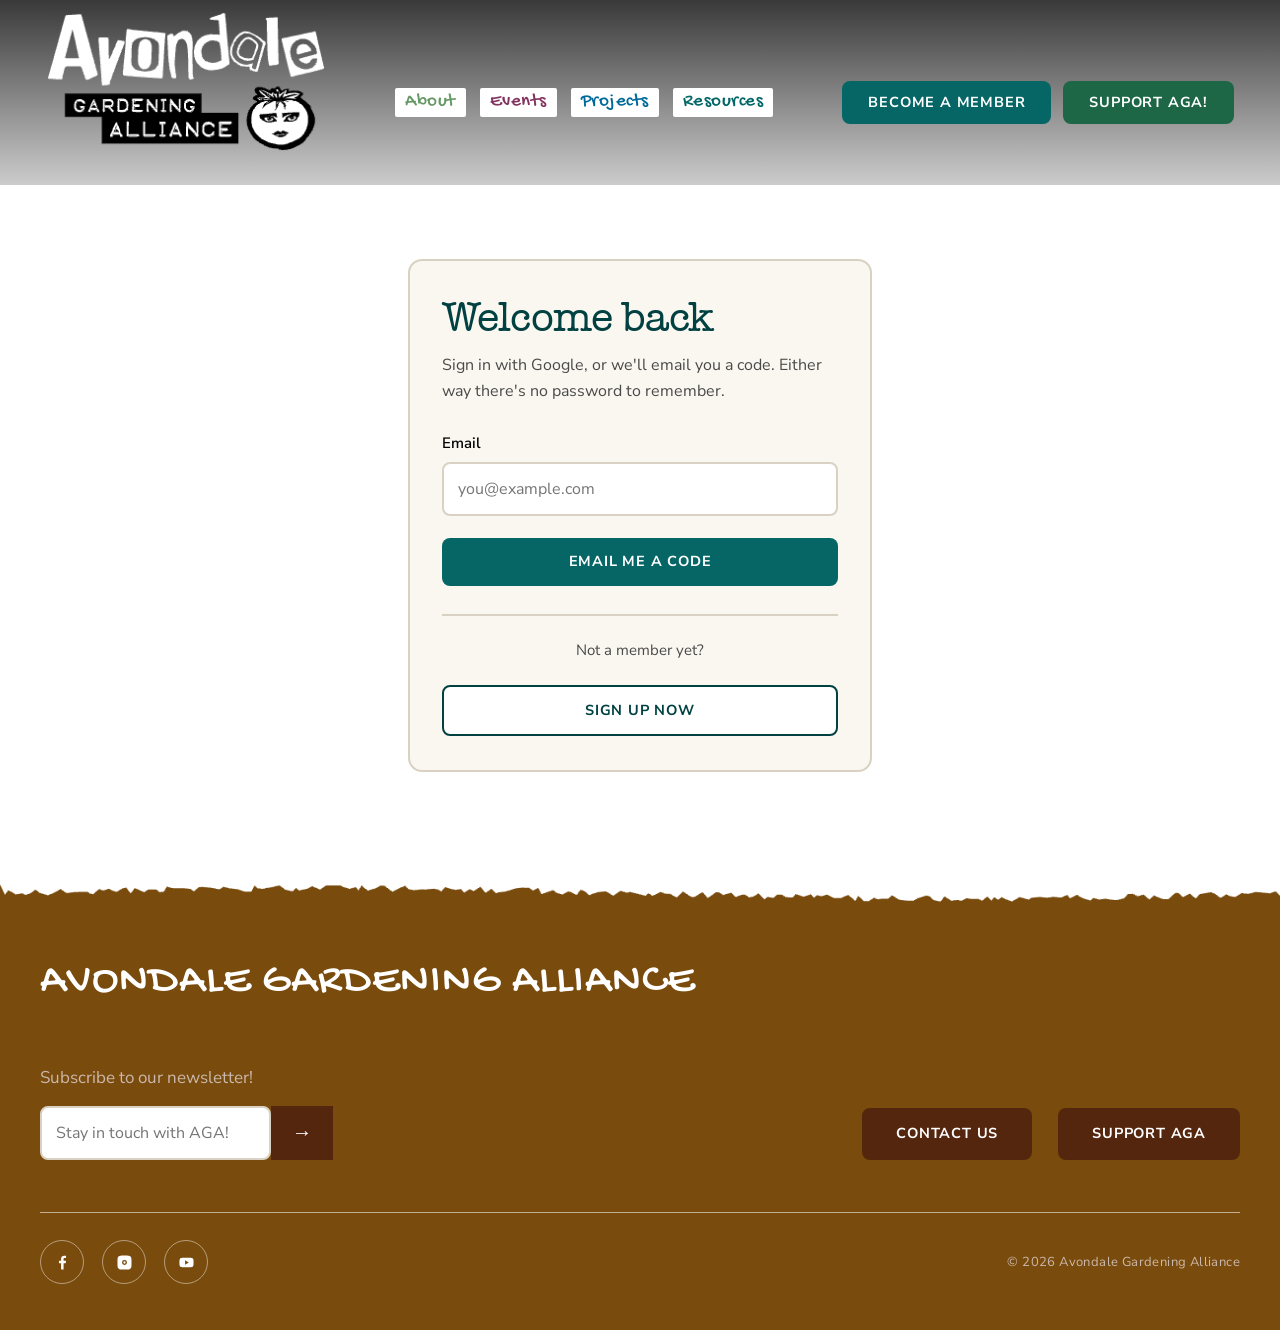
<file: member.html>
<!DOCTYPE html>
<html lang="en">
<head>
<meta charset="utf-8">
<meta name="viewport" content="width=device-width, initial-scale=1">
<title>Member | Avondale Gardening Alliance</title>
<meta name="robots" content="noindex">
<link rel="stylesheet" href="assets/base.css?v=20260804d">
<link rel="stylesheet" href="assets/account.css?v=20260804d">
<link rel="stylesheet" href="assets/library.css?v=20260804d">
<link rel="preconnect" href="https://fonts.googleapis.com">
<link rel="preconnect" href="https://fonts.gstatic.com" crossorigin>
<link href="https://fonts.googleapis.com/css2?family=Gochi+Hand&family=Nunito+Sans:ital,wght@0,300;0,400;0,600;0,700;1,400&family=Permanent+Marker&display=swap" rel="stylesheet">
</head>
<body>
<a class="skip" href="#main-content">Skip to content</a>

<header class="masthead">
  <a class="logo" href="index.html" aria-label="Avondale Gardening Alliance home">
    <img src="assets/logo.png" alt="Avondale Gardening Alliance">
  </a>
  <nav class="mainnav" aria-label="Main">
    <a class="nav-about" href="https://avondalegardeners.org/about">About</a>
    <a class="nav-events" href="https://avondalegardeners.org/events">Events</a>
    <a class="nav-projects" href="https://avondalegardeners.org/projects">Projects</a>
    <a class="nav-resources" href="https://avondalegardeners.org/resources">Resources</a>
    <a class="nav-map" data-member-only hidden href="map.html">Map</a>
    <a class="nav-library" data-member-only hidden href="library.html">Tools</a>
    <a class="nav-seeds" data-member-only hidden href="seeds.html">Seeds</a>
  </nav>
  <div class="head-actions">
    <button type="button" class="btn btn-brown" data-signout hidden>Sign out</button>
    <a class="btn btn-teal" data-account-cta data-join-cta href="login.html">Become a Member</a>
    <a class="btn btn-green" href="https://www.gofundme.com/f/support-urban-agriculture-in-avondale-aga">Support AGA!</a>
  </div>
</header>

<main id="main-content">
  <section class="lib-head">
    <div>
      <p class="eyebrow">Member</p>
      <h1 id="m-name">&nbsp;</h1>
      <p class="lede" id="m-sub">&nbsp;</p>
    </div>
    <div class="lib-head-actions">
      <a class="btn btn-teal" id="m-email" hidden>Email them</a>
      <a class="btn btn-outline" href="map.html">Back to the map</a>
    </div>
  </section>

  <p class="loading" id="loading">Loading profile...</p>

  <div class="loans-wrap" id="profile-wrap" hidden>

    <section class="loans-section" id="about-section" hidden>
      <h2>About</h2>
      <ul class="chips" id="m-interests"></ul>
      <p class="about" id="m-about"></p>
    </section>

    <section class="loans-section" id="tools-section" hidden>
      <h2>Happy to lend</h2>
      <p class="sub" id="m-toolnotes"></p>
      <div class="tool-grid profile-tools" id="m-tools"></div>
    </section>

    <section class="loans-section">
      <h2>Reviews</h2>
      <p class="sub" id="m-review-summary"></p>

      <div id="m-owner-reviews-wrap" hidden>
        <h3 class="rev-group">As a lender</h3>
        <div id="m-owner-reviews"></div>
      </div>

      <div id="m-borrower-reviews-wrap" hidden>
        <h3 class="rev-group">As a borrower</h3>
        <div id="m-borrower-reviews"></div>
      </div>

      <p class="muted" id="m-no-reviews" hidden>No reviews yet. Their history starts with the first loan.</p>
    </section>

  </div>
</main>

<div class="modal-veil" id="review-modal" hidden>
  <div class="modal" role="dialog" aria-modal="true" aria-labelledby="review-title">
    <h2 id="review-title">Leave a review</h2>
    <p class="borrow-sub" id="review-sub"></p>
    <div class="star-input" id="star-input" role="radiogroup" aria-label="Rating">
      <button type="button" data-star="1" aria-label="1 star">☆</button>
      <button type="button" data-star="2" aria-label="2 stars">☆</button>
      <button type="button" data-star="3" aria-label="3 stars">☆</button>
      <button type="button" data-star="4" aria-label="4 stars">☆</button>
      <button type="button" data-star="5" aria-label="5 stars">☆</button>
    </div>
    <div class="field">
      <label for="review-comment">A few words <span class="optional">(optional)</span></label>
      <textarea id="review-comment" maxlength="600" placeholder="How did it go?"></textarea>
    </div>
    <p class="modal-error" id="review-error" hidden></p>
    <div class="modal-actions">
      <button type="button" class="btn btn-outline" data-close>Cancel</button>
      <button type="button" class="btn btn-teal" id="review-send">Post review</button>
    </div>
  </div>
</div>

<!-- add / edit tool -->
<div class="modal-veil" id="tool-modal" hidden>
  <div class="modal" role="dialog" aria-modal="true" aria-labelledby="tool-modal-title">
    <h2 id="tool-modal-title">Add a tool</h2>
    <div class="field">
      <label for="t-name">What is it?</label>
      <input id="t-name" type="text" placeholder="Wheelbarrow" maxlength="80">
    </div>
    <div class="field">
      <label for="t-cat">Category</label>
      <select id="t-cat"></select>
    </div>
    <div class="field">
      <label for="t-notes">Notes <span class="optional">(optional)</span></label>
      <input id="t-notes" type="text" placeholder="Flat tire but still rolls" maxlength="140">
    </div>
    <p class="modal-error" id="tool-error" hidden></p>
    <div class="modal-actions">
      <button type="button" class="btn btn-outline" data-close>Cancel</button>
      <button type="button" class="btn btn-teal" id="save-tool">Save tool</button>
    </div>
  </div>
</div>

<!-- confirm -->
<div class="modal-veil" id="confirm-modal" hidden>
  <div class="modal" role="dialog" aria-modal="true" aria-labelledby="confirm-title">
    <h2 id="confirm-title">Are you sure?</h2>
    <p id="confirm-body"></p>
    <div class="modal-actions">
      <button type="button" class="btn btn-outline" data-close>Never mind</button>
      <button type="button" class="btn btn-brown" id="confirm-go">Yes, do it</button>
    </div>
  </div>
</div>

<img class="footer-tear" src="assets/torn.png" alt="">
<footer>
  <div class="footer-inner">
    <h2>Avondale Gardening Alliance</h2>
    <div class="footer-row">
      <div>
        <p class="newsletter-label">Subscribe to our newsletter!</p>
        <form class="newsletter" onsubmit="return false;">
          <label class="skip" for="nl-email">Email address</label>
          <input id="nl-email" type="email" placeholder="Stay in touch with AGA!" autocomplete="email">
          <button type="submit" aria-label="Submit">&#8594;</button>
        </form>
      </div>
      <div class="footer-links">
        <button type="button" class="btn btn-brown" data-signout hidden>Sign out</button>
        <a class="btn btn-brown" href="mailto:avondalegardeners@gmail.com">Contact Us</a>
        <a class="btn btn-brown" href="https://www.gofundme.com/f/support-urban-agriculture-in-avondale-aga">Support AGA</a>
      </div>
    </div>
    <hr class="rule">
    <div class="footer-bottom">
      <div class="social">
        <a href="https://www.facebook.com/AvondaleGardeningAlliance" aria-label="Facebook"><svg viewBox="0 0 24 24"><path d="M13.5 22v-9h3l.5-3.5h-3.5V7.3c0-1 .3-1.7 1.8-1.7H17V2.4C16.7 2.4 15.6 2.3 14.4 2.3c-2.6 0-4.4 1.6-4.4 4.5v2.7H7V13h3v9h3.5z"/></svg></a>
        <a href="https://www.instagram.com/avondalegardeners" aria-label="Instagram"><svg viewBox="0 0 24 24"><path d="M12 2.2c3.2 0 3.6 0 4.9.1 1.2.1 1.8.2 2.2.4.6.2 1 .5 1.4.9.4.4.7.8.9 1.4.2.4.4 1 .4 2.2.1 1.3.1 1.7.1 4.9s0 3.6-.1 4.9c0 1.2-.2 1.8-.4 2.2-.2.6-.5 1-.9 1.4-.4.4-.8.7-1.4.9-.4.2-1 .4-2.2.4-1.3.1-1.7.1-4.9.1s-3.6 0-4.9-.1c-1.2 0-1.8-.2-2.2-.4-.6-.2-1-.5-1.4-.9-.4-.4-.7-.8-.9-1.4-.2-.4-.4-1-.4-2.2-.1-1.3-.1-1.7-.1-4.9s0-3.6.1-4.9c0-1.2.2-1.8.4-2.2.2-.6.5-1 .9-1.4.4-.4.8-.7 1.4-.9.4-.2 1-.4 2.2-.4 1.3-.1 1.7-.1 4.9-.1m0 6.3a3.5 3.5 0 100 7 3.5 3.5 0 000-7m5.4-.9a.8.8 0 11-1.6 0 .8.8 0 011.6 0M12 10.4a1.6 1.6 0 110 3.2 1.6 1.6 0 010-3.2"/></svg></a>
        <a href="https://www.youtube.com/@avondalegardeningalliance9448" aria-label="YouTube"><svg viewBox="0 0 24 24"><path d="M22 12s0-3.2-.4-4.7c-.2-.9-.9-1.5-1.7-1.7C18.3 5.2 12 5.2 12 5.2s-6.3 0-7.9.4c-.8.2-1.5.8-1.7 1.7C2 8.8 2 12 2 12s0 3.2.4 4.7c.2.9.9 1.5 1.7 1.7 1.6.4 7.9.4 7.9.4s6.3 0 7.9-.4c.8-.2 1.5-.8 1.7-1.7.4-1.5.4-4.7.4-4.7M10 15.2V8.8l5.2 3.2-5.2 3.2z"/></svg></a>
      </div>
      <p class="copyright">&#169; 2026 Avondale Gardening Alliance</p>
    </div>
  </div>
</footer>

<script src="assets/config.js?v=20260804d"></script>
<script src="assets/auth.js?v=20260804d"></script>
<script src="assets/member.js?v=20260804d"></script>
</body>
</html>
</file>
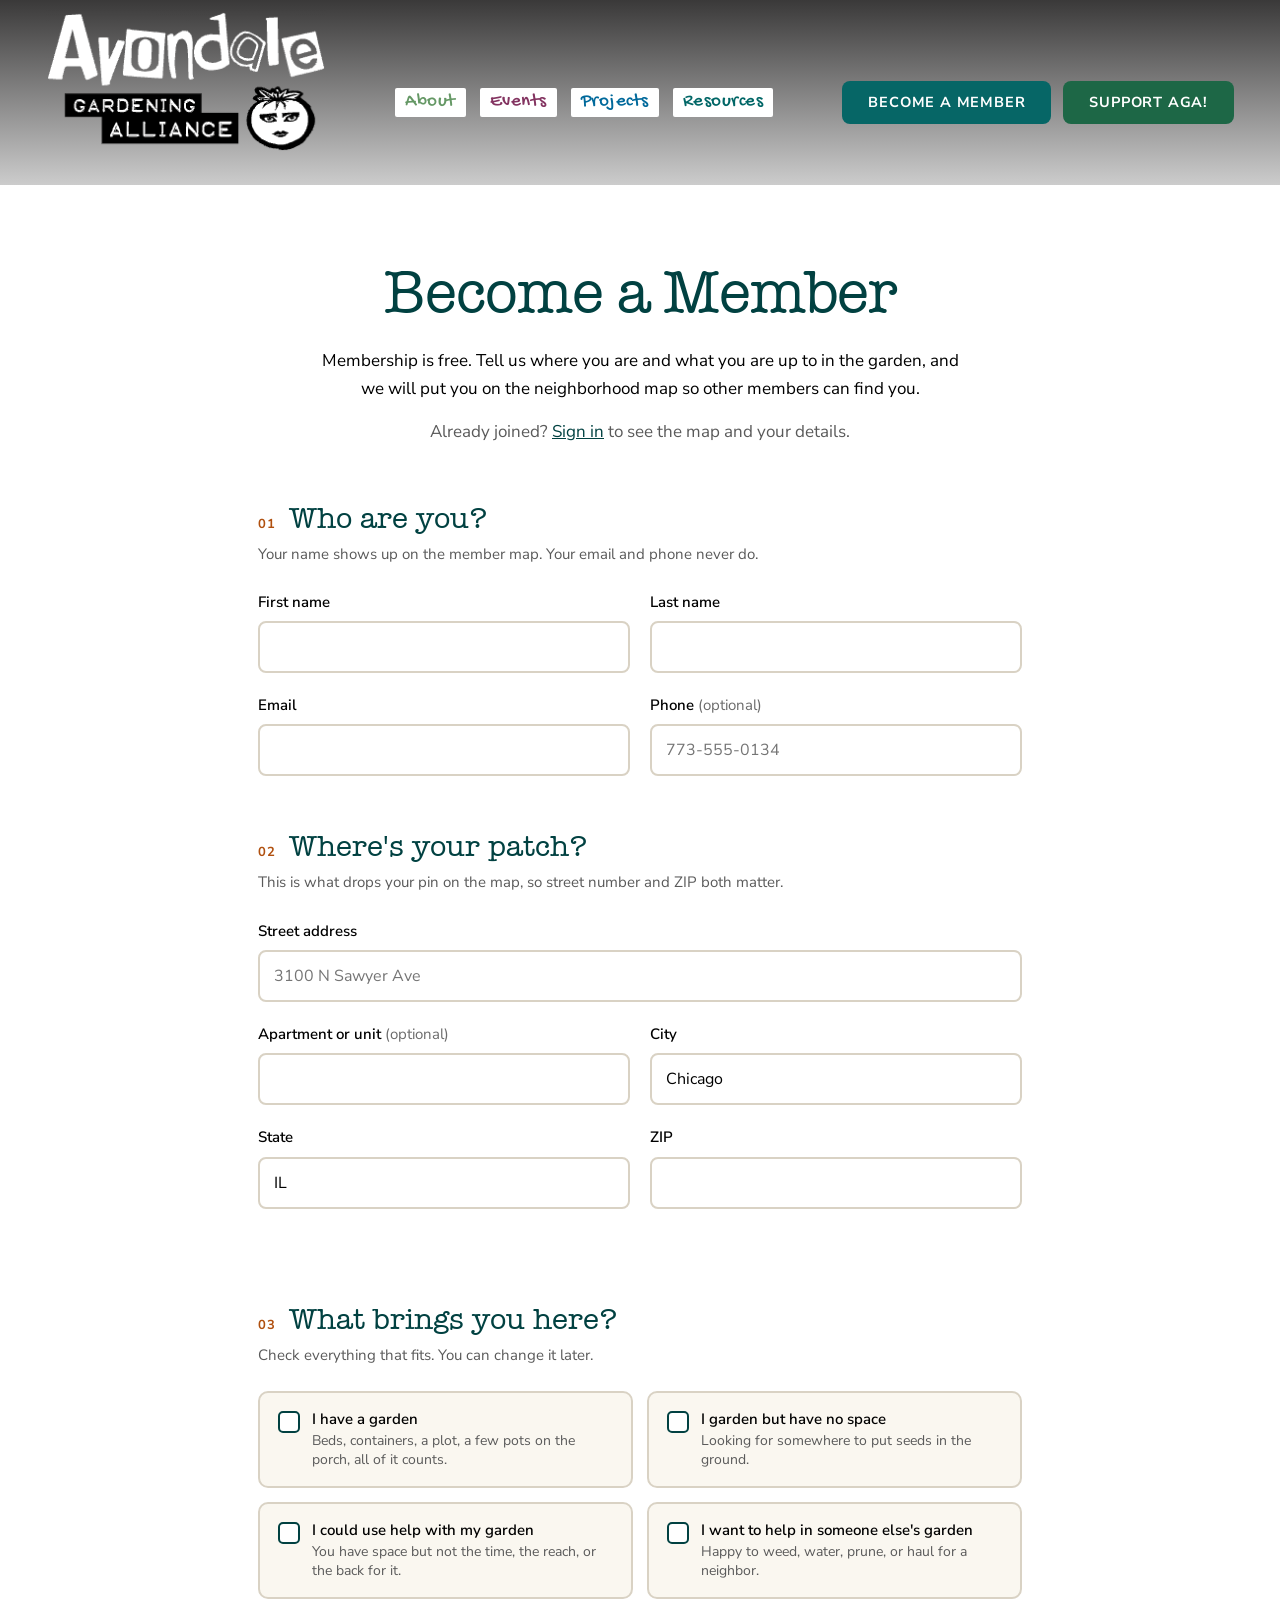
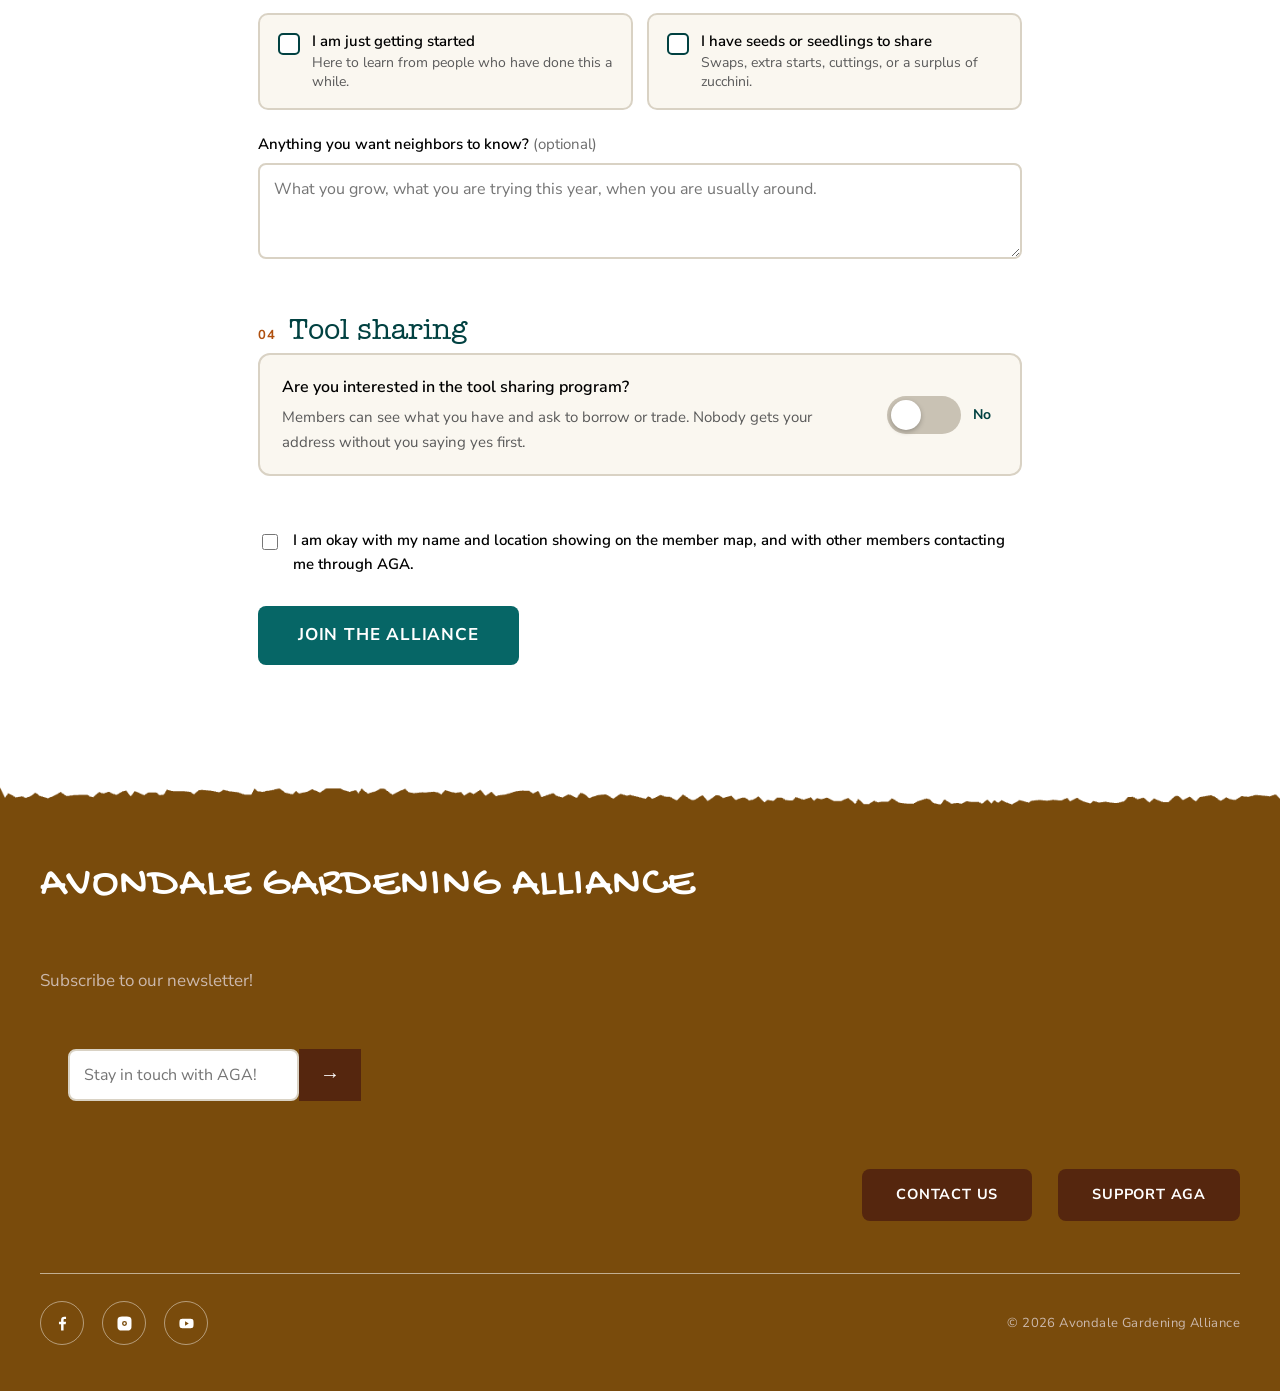
<file: membership.html>
<!DOCTYPE html>
<html lang="en">
<head>
<meta charset="utf-8">
<meta name="viewport" content="width=device-width, initial-scale=1">
<title>Become a Member | Avondale Gardening Alliance</title>
<meta name="description" content="Join the Avondale Gardening Alliance. Tell your neighbors what you grow, what you need a hand with, and what tools you are happy to share.">
<link rel="preconnect" href="https://fonts.googleapis.com">
<link rel="preconnect" href="https://fonts.gstatic.com" crossorigin>
<link rel="stylesheet" href="assets/base.css?v=20260805e">
<link rel="stylesheet" href="assets/membership.css?v=20260805e">
<link href="https://fonts.googleapis.com/css2?family=Gochi+Hand&family=Nunito+Sans:ital,wght@0,300;0,400;0,600;0,700;1,400&family=Permanent+Marker&display=swap" rel="stylesheet">
</head>
<body>
<a class="skip" href="#main-content">Skip to content</a>

<header class="masthead">
  <a class="logo" href="index.html" aria-label="Avondale Gardening Alliance home">
    <img src="assets/logo.png" alt="Avondale Gardening Alliance">
  </a>
  <nav class="mainnav" aria-label="Main">
    <a class="nav-about" href="https://avondalegardeners.org/about">About</a>
    <a class="nav-events" href="https://avondalegardeners.org/events">Events</a>
    <a class="nav-projects" href="https://avondalegardeners.org/projects">Projects</a>
    <a class="nav-resources" href="https://avondalegardeners.org/resources">Resources</a>
    <a class="nav-map" data-member-only hidden href="map.html">Map</a>
    <a class="nav-library" data-member-only hidden href="library.html">Tools</a>
    <a class="nav-seeds" data-member-only hidden href="seeds.html">Seeds</a>
  </nav>
  <div class="head-actions">
    <button type="button" class="btn btn-brown" data-signout hidden>Sign out</button>
    <a class="btn btn-teal" data-account-cta data-join-cta href="login.html">Become a Member</a>
    <a class="btn btn-green" href="https://www.gofundme.com/f/support-urban-agriculture-in-avondale-aga">Support AGA!</a>
  </div>
</header>

<main id="main-content">
  <section class="intro" id="intro">
    <h1 id="page-title">Become a Member</h1>
    <p>Membership is free. Tell us where you are and what you are up to in the garden, and we will put you on the neighborhood map so other members can find you.</p>
    <p class="already" id="already">Already joined? <a href="login.html">Sign in</a> to see the map and your details.</p>
    <p class="google-note" id="google-note" hidden>Signed in with Google as <strong id="google-note-email"></strong>. Fill in the rest and you're on the map.</p>
  </section>

  <form id="member-form" novalidate>

    <fieldset>
      <div class="step"><span class="step-num">01</span><h2>Who are you?</h2></div>
      <p class="hint">Your name shows up on the member map. Your email and phone never do.</p>
      <div class="grid">
        <div class="field">
          <label for="first">First name</label>
          <input id="first" name="first" type="text" autocomplete="given-name" required>
        </div>
        <div class="field">
          <label for="last">Last name</label>
          <input id="last" name="last" type="text" autocomplete="family-name" required>
        </div>
        <div class="field">
          <label for="email">Email</label>
          <input id="email" name="email" type="email" autocomplete="email" required>
        </div>
        <div class="field">
          <label for="phone">Phone <span class="optional">(optional)</span></label>
          <input id="phone" name="phone" type="tel" autocomplete="tel" placeholder="773-555-0134">
        </div>
      </div>
    </fieldset>

    <fieldset>
      <div class="step"><span class="step-num">02</span><h2>Where's your patch?</h2></div>
      <p class="hint">This is what drops your pin on the map, so street number and ZIP both matter.</p>
      <div class="grid">
        <div class="field span">
          <label for="street">Street address</label>
          <input id="street" name="street" type="text" autocomplete="address-line1" required
                 aria-describedby="geo-status" placeholder="3100 N Sawyer Ave">
        </div>
        <div class="field">
          <label for="unit">Apartment or unit <span class="optional">(optional)</span></label>
          <input id="unit" name="unit" type="text" autocomplete="address-line2">
        </div>
        <div class="field">
          <label for="city">City</label>
          <input id="city" name="city" type="text" autocomplete="address-level2" value="Chicago" required>
        </div>
        <div class="field">
          <label for="state">State</label>
          <input id="state" name="state" type="text" autocomplete="address-level1" value="IL" required>
        </div>
        <div class="field">
          <label for="zip">ZIP</label>
          <input id="zip" name="zip" type="text" inputmode="numeric" autocomplete="postal-code" required>
        </div>
      </div>
      <p class="geo-status" id="geo-status" role="status" aria-live="polite"></p>
      <input type="hidden" id="lat" name="lat">
      <input type="hidden" id="lng" name="lng">
    </fieldset>

    <fieldset>
      <div class="step"><span class="step-num">03</span><h2>What brings you here?</h2></div>
      <p class="hint">Check everything that fits. You can change it later.</p>
      <div class="cards" id="interests">
        <label class="card">
          <input type="checkbox" name="interest" value="I have a garden">
          <span class="tick" aria-hidden="true"></span>
          <span class="label">I have a garden<span class="sub">Beds, containers, a plot, a few pots on the porch, all of it counts.</span></span>
        </label>
        <label class="card">
          <input type="checkbox" name="interest" value="I garden but have no space">
          <span class="tick" aria-hidden="true"></span>
          <span class="label">I garden but have no space<span class="sub">Looking for somewhere to put seeds in the ground.</span></span>
        </label>
        <label class="card">
          <input type="checkbox" name="interest" value="I could use help with my garden">
          <span class="tick" aria-hidden="true"></span>
          <span class="label">I could use help with my garden<span class="sub">You have space but not the time, the reach, or the back for it.</span></span>
        </label>
        <label class="card">
          <input type="checkbox" name="interest" value="I want to help in someone else's garden">
          <span class="tick" aria-hidden="true"></span>
          <span class="label">I want to help in someone else's garden<span class="sub">Happy to weed, water, prune, or haul for a neighbor.</span></span>
        </label>
        <label class="card">
          <input type="checkbox" name="interest" value="I am just getting started">
          <span class="tick" aria-hidden="true"></span>
          <span class="label">I am just getting started<span class="sub">Here to learn from people who have done this a while.</span></span>
        </label>
        <label class="card">
          <input type="checkbox" name="interest" value="I have seeds, seedlings, or cuttings to share">
          <span class="tick" aria-hidden="true"></span>
          <span class="label">I have seeds or seedlings to share<span class="sub">Swaps, extra starts, cuttings, or a surplus of zucchini.</span></span>
        </label>
      </div>
      <div class="field" style="margin-top:22px">
        <label for="about">Anything you want neighbors to know? <span class="optional">(optional)</span></label>
        <textarea id="about" name="about" placeholder="What you grow, what you are trying this year, when you are usually around."></textarea>
      </div>
    </fieldset>

    <fieldset>
      <div class="step"><span class="step-num">04</span><h2>Tool sharing</h2></div>
      <div class="toggle-row">
        <div>
          <p id="tool-label">Are you interested in the tool sharing program?</p>
          <p class="sub">Members can see what you have and ask to borrow or trade. Nobody gets your address without you saying yes first.</p>
        </div>
        <button type="button" class="switch" id="tool-switch" role="switch" aria-checked="false" aria-labelledby="tool-label" aria-controls="tool-tray">
          <span class="track" aria-hidden="true"><span class="knob"></span></span>
          <span id="tool-switch-text">No</span>
        </button>
      </div>

      <div class="tray" id="tool-tray" inert>
        <div class="tray-inner">
          <p class="hint" style="margin-top:0">List what you are willing to lend out. Rough is fine, you can add more later.</p>
          <div id="tool-list"></div>
          <button type="button" class="add-tool" id="add-tool">+ Add another tool</button>
          <div class="field" style="margin-top:24px">
            <label for="tool-notes">How should neighbors arrange a pickup? <span class="optional">(optional)</span></label>
            <input id="tool-notes" name="toolNotes" type="text" placeholder="Text me first, weekends are easiest.">
          </div>
        </div>
      </div>
    </fieldset>

    <label class="consent">
      <input type="checkbox" id="consent" name="consent" required>
      <span>I am okay with my name and location showing on the member map, and with other members contacting me through AGA.</span>
    </label>

    <div class="submit-row">
      <button type="submit" class="btn btn-teal" id="submit-btn">Join the Alliance</button>
      <span class="status" id="status" role="status" aria-live="polite"></span>
    </div>
  </form>

  <!-- Leaving AGA. Shown only when editing an existing profile. -->
  <section class="danger-zone" id="danger-zone" hidden>
    <hr class="danger-rule">
    <h2>Leave AGA</h2>
    <p>This removes you from the member map and takes down your tools. Your past
      loans and the reviews tied to them stay, so other members' history keeps
      working. You can rejoin anytime.</p>
    <button type="button" class="btn btn-danger" id="leave-btn">Leave AGA</button>
  </section>

  <!-- blocked: live loans in the way -->
  <div class="modal-veil" id="blocked-modal" hidden>
    <div class="modal" role="dialog" aria-modal="true" aria-labelledby="blocked-title">
      <h2 id="blocked-title">Wrap these up first</h2>
      <p>You can't leave while tools are still moving between you and other
        members. Sort these out, then come back:</p>
      <ul class="blocker-list" id="blocker-list"></ul>
      <div class="modal-actions">
        <button type="button" class="btn btn-outline" data-close-leave>OK</button>
        <a class="btn btn-teal" href="loans.html">Go to my loans</a>
      </div>
    </div>
  </div>

  <!-- confirm: type DELETE -->
  <div class="modal-veil" id="leave-modal" hidden>
    <div class="modal" role="dialog" aria-modal="true" aria-labelledby="leave-title">
      <h2 id="leave-title">Leave AGA for good?</h2>
      <p>This takes you off the map and removes your tools. It can't be undone
        from here. To confirm, type <strong>DELETE</strong> below.</p>
      <div class="field">
        <label for="leave-confirm" class="skip">Type DELETE to confirm</label>
        <input id="leave-confirm" type="text" autocomplete="off" placeholder="DELETE">
      </div>
      <p class="modal-error" id="leave-error" hidden></p>
      <div class="modal-actions">
        <button type="button" class="btn btn-outline" data-close-leave>Cancel</button>
        <button type="button" class="btn btn-danger" id="leave-confirm-btn" disabled>Leave AGA</button>
      </div>
    </div>
  </div>

  <section class="done" id="done" hidden>
    <h2>You're in. Welcome, neighbor!</h2>
    <p>We saved your spot on the map. Keep an eye on your inbox for the next workday, seed swap, and everything happening around the Fair.</p>
    <p style="margin-top:34px">
      <a class="btn btn-teal" id="done-next" href="login.html">Sign in and see the map</a>
    </p>
  </section>
</main>

<img class="footer-tear" src="assets/torn.png" alt="">
<footer>
  <div class="footer-inner">
    <h2>Avondale Gardening Alliance</h2>
    <div class="footer-row">
      <div>
        <p class="newsletter-label">Subscribe to our newsletter!</p>
        <form class="newsletter" onsubmit="return false;">
          <label class="skip" for="nl-email">Email address</label>
          <input id="nl-email" type="email" placeholder="Stay in touch with AGA!" autocomplete="email">
          <button type="submit" aria-label="Submit">&#8594;</button>
        </form>
      </div>
      <div class="footer-links">
        <button type="button" class="btn btn-brown" data-signout hidden>Sign out</button>
        <a class="btn btn-brown" href="mailto:avondalegardeners@gmail.com">Contact Us</a>
        <a class="btn btn-brown" href="https://www.gofundme.com/f/support-urban-agriculture-in-avondale-aga">Support AGA</a>
      </div>
    </div>
    <hr class="rule">
    <div class="footer-bottom">
      <div class="social">
        <a href="https://www.facebook.com/AvondaleGardeningAlliance" aria-label="Facebook"><svg viewBox="0 0 24 24"><path d="M13.5 22v-9h3l.5-3.5h-3.5V7.3c0-1 .3-1.7 1.8-1.7H17V2.4C16.7 2.4 15.6 2.3 14.4 2.3c-2.6 0-4.4 1.6-4.4 4.5v2.7H7V13h3v9h3.5z"/></svg></a>
        <a href="https://www.instagram.com/avondalegardeners" aria-label="Instagram"><svg viewBox="0 0 24 24"><path d="M12 2.2c3.2 0 3.6 0 4.9.1 1.2.1 1.8.2 2.2.4.6.2 1 .5 1.4.9.4.4.7.8.9 1.4.2.4.4 1 .4 2.2.1 1.3.1 1.7.1 4.9s0 3.6-.1 4.9c0 1.2-.2 1.8-.4 2.2-.2.6-.5 1-.9 1.4-.4.4-.8.7-1.4.9-.4.2-1 .4-2.2.4-1.3.1-1.7.1-4.9.1s-3.6 0-4.9-.1c-1.2 0-1.8-.2-2.2-.4-.6-.2-1-.5-1.4-.9-.4-.4-.7-.8-.9-1.4-.2-.4-.4-1-.4-2.2-.1-1.3-.1-1.7-.1-4.9s0-3.6.1-4.9c0-1.2.2-1.8.4-2.2.2-.6.5-1 .9-1.4.4-.4.8-.7 1.4-.9.4-.2 1-.4 2.2-.4 1.3-.1 1.7-.1 4.9-.1m0 6.3a3.5 3.5 0 100 7 3.5 3.5 0 000-7m5.4-.9a.8.8 0 11-1.6 0 .8.8 0 011.6 0M12 10.4a1.6 1.6 0 110 3.2 1.6 1.6 0 010-3.2"/></svg></a>
        <a href="https://www.youtube.com/@avondalegardeningalliance9448" aria-label="YouTube"><svg viewBox="0 0 24 24"><path d="M22 12s0-3.2-.4-4.7c-.2-.9-.9-1.5-1.7-1.7C18.3 5.2 12 5.2 12 5.2s-6.3 0-7.9.4c-.8.2-1.5.8-1.7 1.7C2 8.8 2 12 2 12s0 3.2.4 4.7c.2.9.9 1.5 1.7 1.7 1.6.4 7.9.4 7.9.4s6.3 0 7.9-.4c.8-.2 1.5-.8 1.7-1.7.4-1.5.4-4.7.4-4.7M10 15.2V8.8l5.2 3.2-5.2 3.2z"/></svg></a>
      </div>
      <p class="copyright">&#169; 2026 Avondale Gardening Alliance</p>
    </div>
  </div>
</footer>

<script src="assets/config.js?v=20260804d"></script>
<script src="assets/auth.js?v=20260804d"></script>
<script src="assets/membership.js?v=20260805e" defer></script>
</body>
</html>
</file>
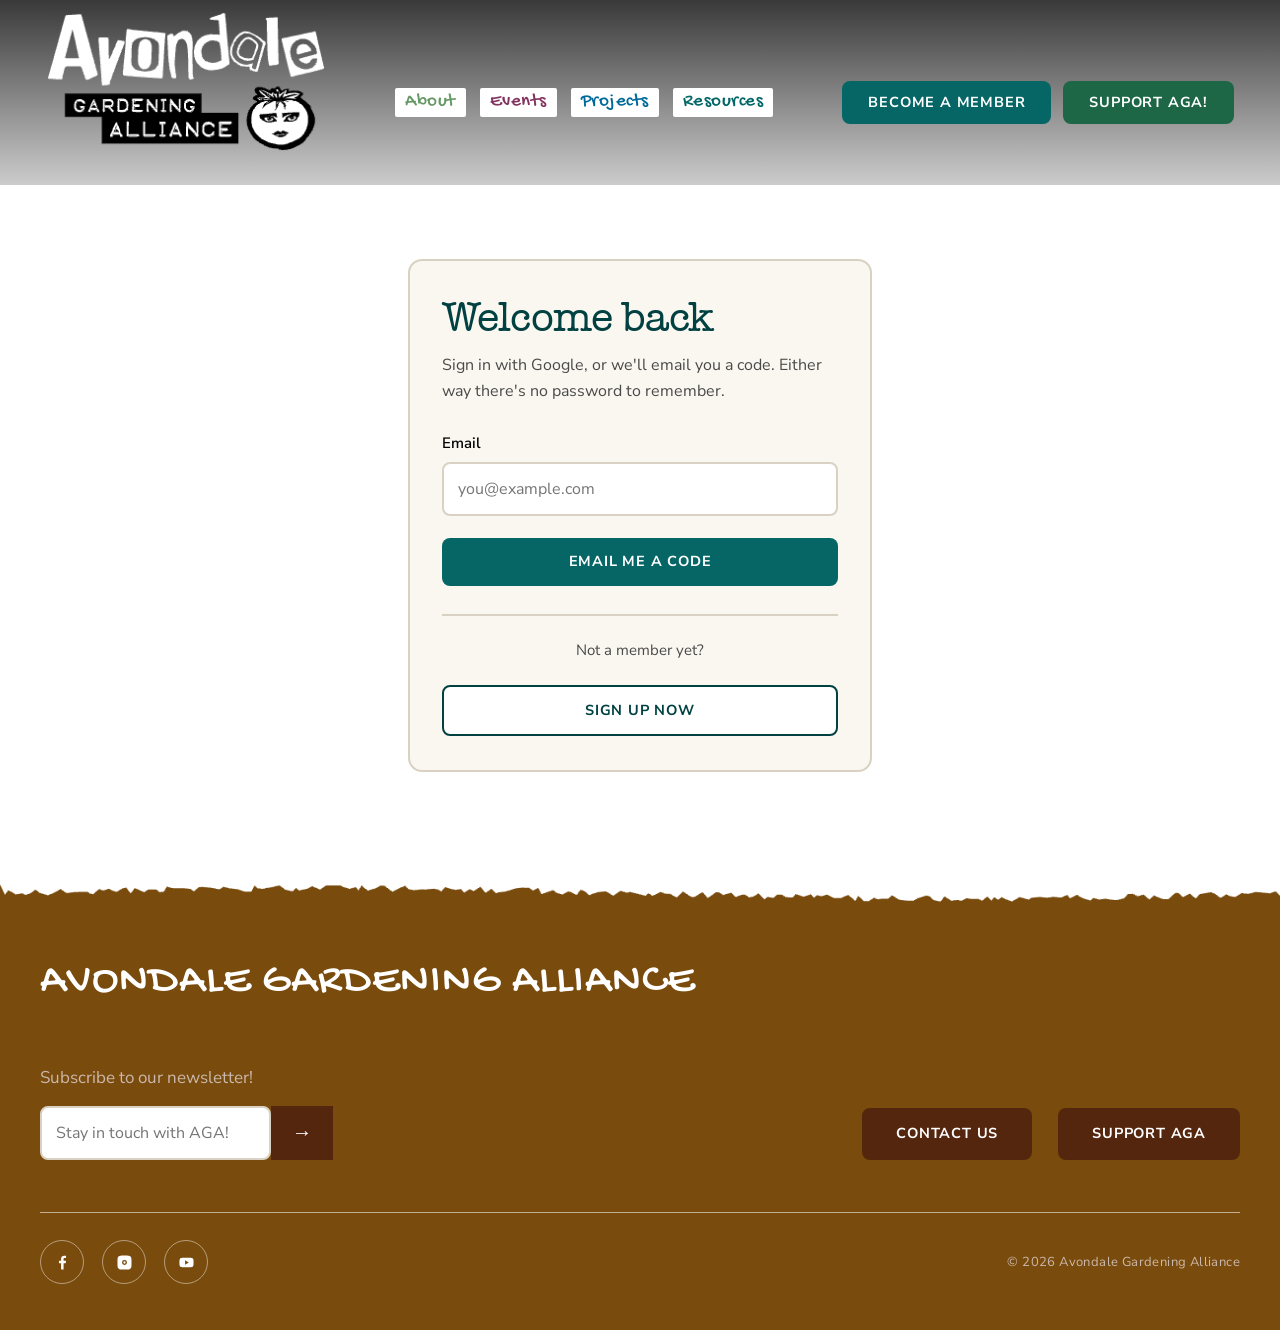
<file: seed.html>
<!DOCTYPE html>
<html lang="en">
<head>
<meta charset="utf-8">
<meta name="viewport" content="width=device-width, initial-scale=1">
<title>Seed | Avondale Gardening Alliance</title>
<meta name="robots" content="noindex">
<link rel="stylesheet" href="assets/base.css?v=20260805f">
<link rel="stylesheet" href="assets/account.css?v=20260805f">
<link rel="stylesheet" href="assets/seeds.css?v=20260805f">
<link rel="preconnect" href="https://fonts.googleapis.com">
<link rel="preconnect" href="https://fonts.gstatic.com" crossorigin>
<link href="https://fonts.googleapis.com/css2?family=Gochi+Hand&family=Nunito+Sans:ital,wght@0,300;0,400;0,600;0,700;1,400&family=Permanent+Marker&display=swap" rel="stylesheet">
</head>
<body>
<a class="skip" href="#main-content">Skip to content</a>

<header class="masthead">
  <a class="logo" href="index.html" aria-label="Avondale Gardening Alliance home">
    <img src="assets/logo.png" alt="Avondale Gardening Alliance">
  </a>
  <nav class="mainnav" aria-label="Main">
    <a class="nav-about" href="https://avondalegardeners.org/about">About</a>
    <a class="nav-events" href="https://avondalegardeners.org/events">Events</a>
    <a class="nav-projects" href="https://avondalegardeners.org/projects">Projects</a>
    <a class="nav-resources" href="https://avondalegardeners.org/resources">Resources</a>
    <a class="nav-map" data-member-only hidden href="map.html">Map</a>
    <a class="nav-library" data-member-only hidden href="library.html">Tools</a>
    <a class="nav-seeds" data-member-only hidden href="seeds.html">Seeds</a>
  </nav>
  <div class="head-actions">
    <button type="button" class="btn btn-brown" data-signout hidden>Sign out</button>
    <a class="btn btn-teal" data-account-cta data-join-cta href="login.html">Become a Member</a>
    <a class="btn btn-green" href="https://www.gofundme.com/f/support-urban-agriculture-in-avondale-aga">Support AGA!</a>
  </div>
</header>

<main id="main-content" class="seed-detail">
  <p class="loading" id="loading">Loading...</p>

  <div id="detail" hidden>
    <a class="back-link" href="seeds.html">&larr; All seeds</a>

    <section class="detail-head">
      <div class="detail-tile" id="detail-tile"><span id="detail-tile-name"></span></div>
      <div class="detail-intro">
        <p class="eyebrow" id="detail-cat"></p>
        <h1 id="detail-name"></h1>
        <p class="seed-stars-lg" id="detail-stars" hidden></p>
        <p class="lede" id="detail-blurb"></p>
        <a class="btn btn-teal" href="#givers" id="jump-givers">See who has it</a>
      </div>
    </section>

    <section class="grow-panel">
      <h2>How to grow it in Chicago</h2>
      <dl class="grow-grid" id="grow-grid"></dl>
    </section>

    <section class="givers" id="givers">
      <h2 id="givers-title">Neighbors sharing this seed</h2>
      <p class="givers-none" id="givers-none" hidden>No one has this one listed right now. Check back, or add it yourself if you've got some.</p>
      <ul class="giver-list" id="giver-list"></ul>
    </section>

    <section class="seed-reviews" id="seed-reviews" hidden>
      <h2>What members said</h2>
      <ul class="review-list" id="review-list"></ul>
    </section>
  </div>
</main>

<!-- leave a review of a giver -->
<div class="modal-veil" id="review-modal" hidden>
  <div class="modal" role="dialog" aria-modal="true" aria-labelledby="review-title">
    <h2 id="review-title">Review this giver</h2>
    <p>How did the seeds work out? Your review helps other members.</p>
    <div class="field">
      <label>Rating</label>
      <div class="star-picker" id="star-picker">
        <button type="button" data-star="1" aria-label="1 star">&#9733;</button>
        <button type="button" data-star="2" aria-label="2 stars">&#9733;</button>
        <button type="button" data-star="3" aria-label="3 stars">&#9733;</button>
        <button type="button" data-star="4" aria-label="4 stars">&#9733;</button>
        <button type="button" data-star="5" aria-label="5 stars">&#9733;</button>
      </div>
    </div>
    <div class="field">
      <label for="review-comment">A note <span class="optional">(optional)</span></label>
      <textarea id="review-comment" rows="3" maxlength="600" placeholder="Germinated well, generous handful, friendly hand-off..."></textarea>
    </div>
    <p class="modal-error" id="review-error" hidden></p>
    <div class="modal-actions">
      <button type="button" class="btn btn-outline" data-close-review>Cancel</button>
      <button type="button" class="btn btn-teal" id="submit-review" disabled>Post review</button>
    </div>
  </div>
</div>

<script src="assets/config.js?v=20260805f"></script>
<script src="assets/auth.js?v=20260805f"></script>
<script src="assets/seed-detail.js?v=20260805f"></script>
</body>
</html>
</file>
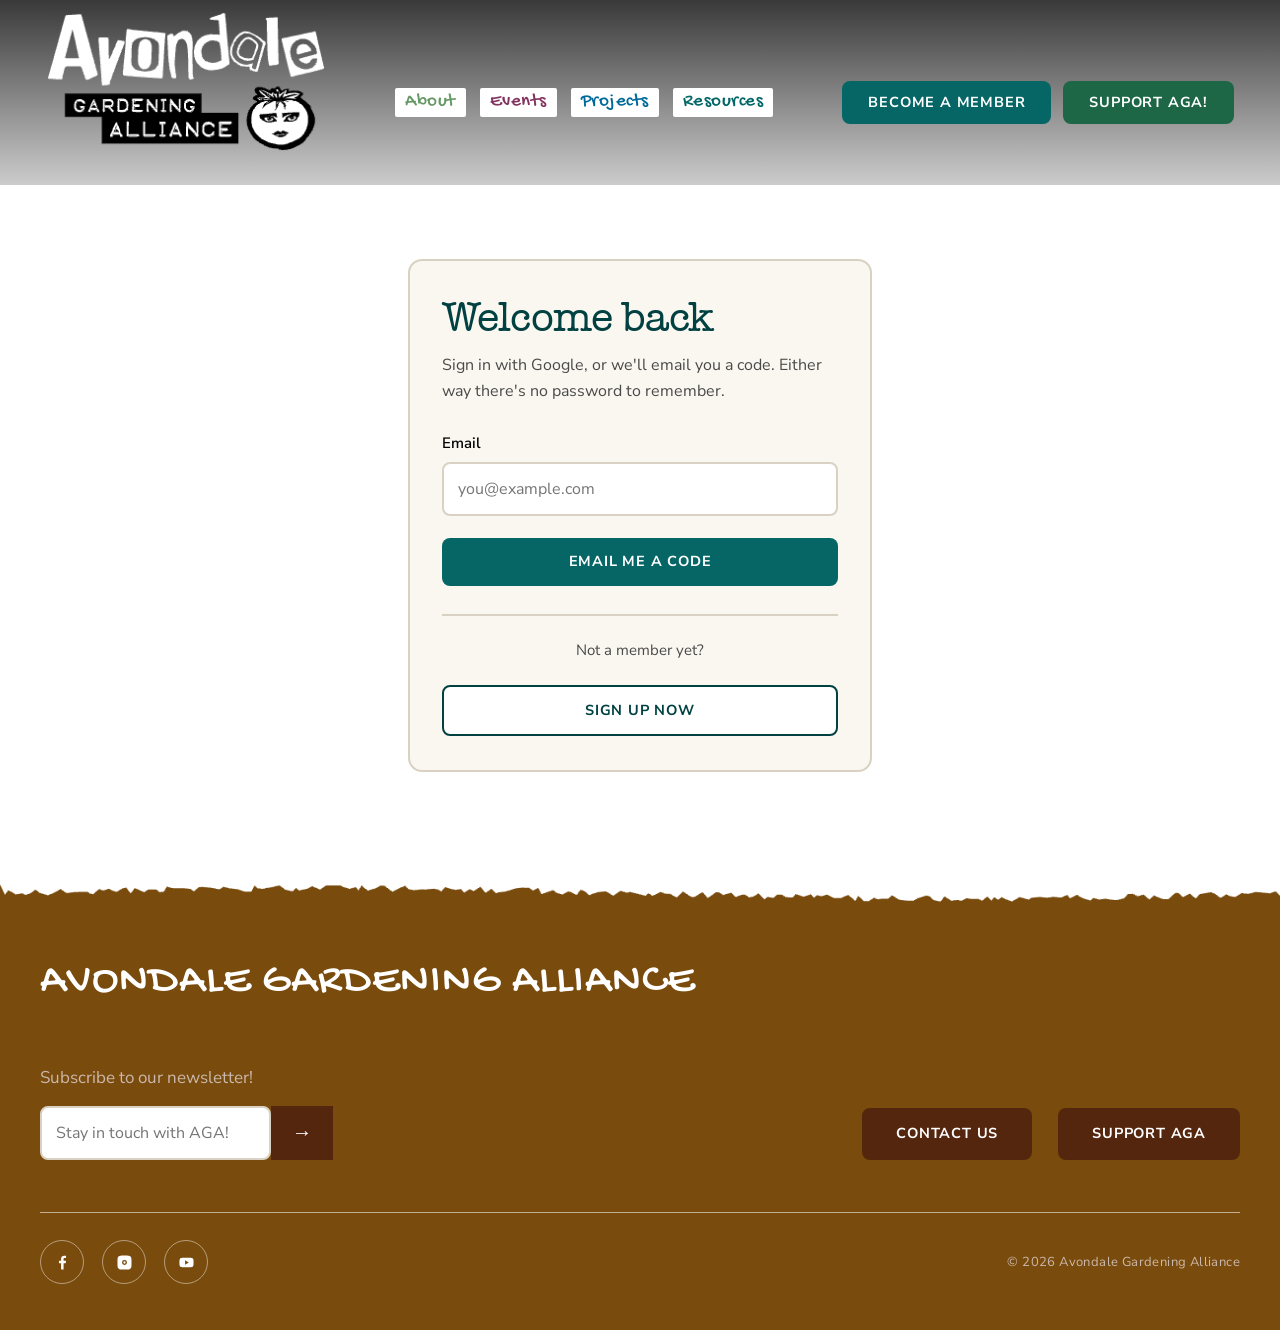
<file: seeds.html>
<!DOCTYPE html>
<html lang="en">
<head>
<meta charset="utf-8">
<meta name="viewport" content="width=device-width, initial-scale=1">
<title>Seed Library | Avondale Gardening Alliance</title>
<meta name="robots" content="noindex">
<link rel="stylesheet" href="assets/base.css?v=20260805f">
<link rel="stylesheet" href="assets/account.css?v=20260805f">
<link rel="stylesheet" href="assets/seeds.css?v=20260805f">
<link rel="preconnect" href="https://fonts.googleapis.com">
<link rel="preconnect" href="https://fonts.gstatic.com" crossorigin>
<link href="https://fonts.googleapis.com/css2?family=Gochi+Hand&family=Nunito+Sans:ital,wght@0,300;0,400;0,600;0,700;1,400&family=Permanent+Marker&display=swap" rel="stylesheet">
</head>
<body>
<a class="skip" href="#main-content">Skip to content</a>

<header class="masthead">
  <a class="logo" href="index.html" aria-label="Avondale Gardening Alliance home">
    <img src="assets/logo.png" alt="Avondale Gardening Alliance">
  </a>
  <nav class="mainnav" aria-label="Main">
    <a class="nav-about" href="https://avondalegardeners.org/about">About</a>
    <a class="nav-events" href="https://avondalegardeners.org/events">Events</a>
    <a class="nav-projects" href="https://avondalegardeners.org/projects">Projects</a>
    <a class="nav-resources" href="https://avondalegardeners.org/resources">Resources</a>
    <a class="nav-map" data-member-only hidden href="map.html">Map</a>
    <a class="nav-library" data-member-only hidden href="library.html">Tools</a>
    <a class="nav-seeds" data-member-only hidden href="seeds.html">Seeds</a>
  </nav>
  <div class="head-actions">
    <button type="button" class="btn btn-brown" data-signout hidden>Sign out</button>
    <a class="btn btn-teal" data-account-cta data-join-cta href="login.html">Become a Member</a>
    <a class="btn btn-green" href="https://www.gofundme.com/f/support-urban-agriculture-in-avondale-aga">Support AGA!</a>
  </div>
</header>

<main id="main-content">
  <section class="seed-head">
    <div>
      <p class="eyebrow">Seed sharing</p>
      <h1>The seed library</h1>
      <p class="lede">Seeds our members are saving and sharing, all suited to the Chicago growing season. Find something to plant, then ask the neighbor who has it. Free, like everything here.</p>
    </div>
    <div class="seed-head-actions">
      <a class="btn btn-teal" href="dashboard.html#seeds">My seeds</a>
    </div>
  </section>

  <div class="seed-filters" id="seed-filters" hidden>
    <button type="button" class="chip is-on" data-cat="all">All</button>
    <button type="button" class="chip" data-cat="Food crops">Food crops</button>
    <button type="button" class="chip" data-cat="Herbs">Herbs</button>
    <button type="button" class="chip" data-cat="Flowers">Flowers</button>
    <button type="button" class="chip" data-cat="Shrubs">Shrubs</button>
    <label class="have-toggle">
      <input type="checkbox" id="only-available"> Only seeds a neighbor has now
    </label>
  </div>

  <p class="loading" id="loading">Gathering the seed library...</p>

  <div class="seed-grid" id="seed-grid" hidden></div>

  <p class="seed-empty" id="seed-empty" hidden>No seeds match that filter yet.</p>
</main>

<script src="assets/config.js?v=20260805f"></script>
<script src="assets/auth.js?v=20260805f"></script>
<script src="assets/seeds.js?v=20260805f"></script>
</body>
</html>
</file>
<file: assets/base.css>
/* Avondale Gardening Alliance - shared base
   tokens, type roles, header, buttons, footer */

@font-face{
  font-family:'American Typewriter';
  src:url('american-typewriter.woff2') format('woff2');
  font-weight:400;
  font-style:normal;
  font-display:swap;
}

  :root{
    /* --- brand color, sampled from the live site --- */
    --ink:#000000;
    --teal-deep:#014141;
    --teal:#066666;
    --green:#1d6746;
    --brown:#794b0c;
    --brown-dark:#55260e;
    --sand:#cbb8ac;
    --nav-green:#659865;
    --nav-plum:#833360;
    --nav-blue:#00699b;
    --nav-teal:#006666;
    --clay:#b0500f;
    --pin-garden:#2f9e44;
    --pin-tools:#d2801a;
    --paper:#faf7f0;
    --line:#d9d2c4;
    --header-top:#3a3939;
    --header-bottom:#cccccc;

    /* --- type roles: swap these when we get the real brand fonts --- */
    --font-display:'American Typewriter', 'Courier New', serif;   /* "Welcome, Neighbor!" */
    --font-marker:'Gochi Hand', 'Bradley Hand', cursive;    /* hand-lettered headings */
    --font-ui:'Permanent Marker', 'Gochi Hand', cursive;    /* nav, buttons, footer title */
    --font-body:'Avenir Next', 'Nunito Sans', 'Segoe UI', Helvetica, Arial, sans-serif;

    --hero-w:1518;
    --hero-h:825;
  }

  *{box-sizing:border-box}
  html{-webkit-text-size-adjust:100%}
  body{
    margin:0;
    background:#fff;
    color:var(--ink);
    font-family:var(--font-body);
    font-size:16px;
    line-height:1.62;
  }
  img{display:block;max-width:100%}
  a{color:var(--teal-deep)}

  .skip{
    position:absolute;left:-9999px;top:0;background:#fff;color:var(--teal-deep);
    padding:10px 16px;z-index:100;border-radius:6px;
  }
  .skip:focus{left:12px;top:12px}

  :focus-visible{outline:3px solid var(--nav-blue);outline-offset:3px}

  /* ---------------- header ---------------- */
  .masthead{
    background:linear-gradient(to bottom, var(--header-top) 0%, var(--header-bottom) 100%);
    height:185px;
    display:flex;
    align-items:center;
    gap:28px;
    padding:0 46px 24px;
  }
  .logo{flex:0 0 auto}
  .logo img{width:280px;height:auto}

  .mainnav{
    flex:1 1 auto;
    display:flex;
    justify-content:center;
    align-items:center;
    gap:14px;
    flex-wrap:wrap;
    padding-top:44px;
  }
  .mainnav a{
    font-family:var(--font-ui);
    font-size:19px;
    letter-spacing:.5px;
    text-decoration:none;
    background:#fff;
    padding:2px 10px 3px;
    line-height:1.25;
    border-radius:2px;
  }
  .mainnav a:hover{transform:rotate(-1deg)}
  .mainnav a{transition:transform .12s ease}
  .nav-about{color:var(--nav-green)}
  .nav-events{color:var(--nav-plum)}
  .nav-projects{color:var(--nav-blue)}
  .nav-resources{color:var(--nav-teal)}
  .nav-membership{color:var(--clay)}
  .nav-map{color:var(--nav-plum)}
  .nav-account{color:var(--nav-green)}
  .nav-library{color:var(--nav-orange, #c0631b)}

  .head-actions{flex:0 0 auto;display:flex;gap:12px;align-items:center;padding-top:44px}

  .btn{
    display:inline-flex;
    align-items:center;
    justify-content:center;
    font-family:var(--font-body);
    font-weight:700;
    font-size:14.5px;
    letter-spacing:.8px;
    text-transform:uppercase;
    color:#fff;
    text-decoration:none;
    padding:14px 26px;
    border-radius:8px;
    border:0;
    cursor:pointer;
    line-height:1.1;
    transition:transform .12s ease, filter .12s ease;
  }
  .btn:hover{filter:brightness(1.12);transform:translateY(-2px)}
  .btn-green{background:var(--green)}
  .btn-teal{background:var(--teal)}
  .btn-brown{background:var(--brown-dark)}
  .btn-outline{
    background:#fff;
    color:var(--teal-deep);
    border:2px solid var(--teal-deep);
    padding:12px 24px;   /* 2px less than filled buttons to offset the border */
  }
  .btn-outline:hover{background:var(--teal-deep);color:#fff}

    .mainnav a[aria-current]{background:var(--clay);color:#fff}
  .btn[disabled]{opacity:.6;cursor:progress;transform:none}
  [hidden]{display:none !important}

/* ---------------- footer ---------------- */
  .footer-tear{width:100%;height:auto;margin-bottom:-1px}
  footer{background:var(--brown);color:#fff;padding:8px 0 44px}
  .footer-inner{max-width:1440px;margin:0 auto;padding:0 40px}
  footer h2{
    font-family:var(--font-ui);
    font-weight:400;
    font-size:44px;
    letter-spacing:1px;
    text-transform:uppercase;
    margin:34px 0 46px;
  }
  .footer-row{
    display:flex;
    justify-content:space-between;
    align-items:flex-end;
    gap:40px;
    flex-wrap:wrap;
  }
  .newsletter-label{color:var(--sand);margin:0 0 14px;font-size:17px}
  .newsletter{display:flex;max-width:370px;width:100%}
  .newsletter input{
    flex:1 1 auto;
    border:0;
    padding:17px 18px;
    font-family:var(--font-body);
    font-size:15px;
    color:#333;
    min-width:0;
  }
  .newsletter button{
    flex:0 0 auto;
    background:var(--brown-dark);
    color:#fff;
    border:0;
    width:62px;
    font-size:20px;
    cursor:pointer;
  }
  .newsletter button:hover{filter:brightness(1.25)}
  .footer-links{display:flex;gap:26px;flex-wrap:wrap}
  .footer-links .btn{padding:18px 34px}
  .rule{border:0;border-top:1px solid rgba(255,255,255,.55);margin:52px 0 26px}
  .footer-bottom{display:flex;justify-content:space-between;align-items:center;gap:24px;flex-wrap:wrap}
  .social{display:flex;gap:18px}
  .social a{
    width:44px;height:44px;border-radius:50%;
    border:1px solid rgba(255,255,255,.45);
    display:flex;align-items:center;justify-content:center;
    color:#fff;
  }
  .social a:hover{background:var(--brown-dark)}
  .social svg{width:17px;height:17px;fill:currentColor}
  .copyright{font-family:var(--font-body);font-size:13px;color:var(--sand);letter-spacing:.4px}

  
  /* ---------------- responsive: header + footer ---------------- */
  @media (max-width:1180px){
    .masthead{padding:0 24px 18px;gap:16px}
    .logo img{width:220px}
    .mainnav{gap:10px}
    .mainnav a{font-size:16px}
    .btn{padding:14px 18px;font-size:14px}
  }
  @media (max-width:900px){
    .masthead{height:auto;flex-wrap:wrap;justify-content:center;padding:22px 20px 26px;text-align:center}
    .mainnav,.head-actions{padding-top:0;width:100%;justify-content:center}
    footer h2{font-size:30px}
    .footer-row{align-items:flex-start}
  }
  @media (prefers-reduced-motion:reduce){
    *{transition:none !important}
    .mainnav a:hover,.btn:hover{transform:none}
  }
</file>
<file: assets/home.css>
/* Homepage only: hero art, welcome, fair */

/* ---------------- hero ---------------- */
  .hero{position:relative;line-height:0}
  .hero img{width:100%;height:auto}
  .hotspot{
    position:absolute;
    display:block;
    border-radius:10px;
    text-indent:-9999px;
    overflow:hidden;
    transition:background-color .15s ease;
  }
  .hotspot:hover{background:rgba(1,65,65,.09)}

  /* ---------------- welcome ---------------- */
  .wrap{max-width:1000px;margin:0 auto;padding:0 28px}
  .welcome{padding:104px 0 0}
  .welcome h2{
    font-family:var(--font-display);
    font-weight:400;
    color:var(--teal-deep);
    font-size:62px;
    letter-spacing:-.02em;
    line-height:1.1;
    text-align:center;
    margin:0 0 62px;
  }
  .welcome p{max-width:790px;margin:0 auto;font-size:16px}

  /* ---------------- fair ---------------- */
  .fair{
    display:grid;
    grid-template-columns:456px 1fr;
    gap:56px;
    align-items:start;
    padding:150px 0 40px;
  }
  .fair .flyer{border:1px solid #eee}
  .fair h2{
    font-family:var(--font-marker);
    font-weight:400;
    font-size:44px;
    line-height:1.25;
    margin:-108px 0 26px;
    max-width:9ch;
  }
  .fair p{margin:0 0 18px}
  .fair ul{margin:0 0 34px;padding-left:22px}
  .fair li{margin-bottom:16px}
  .fair .cta{width:100%;text-align:center;padding:20px 26px}

  
  @media (max-width:900px){
    .welcome{padding-top:56px}
    .welcome h2{font-size:42px;margin-bottom:34px}
    .fair{grid-template-columns:1fr;gap:30px;padding-top:74px}
    .fair h2{margin-top:0;font-size:34px;max-width:none}
    .fair .flyer{margin:0 auto}
  }
</file>
<file: assets/account.css>
/* Login and dashboard */

  .nav-map{color:var(--nav-plum)}

  /* ---- shared card ---- */
  .card-wrap{max-width:520px;margin:0 auto;padding:74px 28px 110px}
  .card{
    background:var(--paper);
    border:2px solid var(--line);
    border-radius:14px;
    padding:34px 32px;
  }
  .card h1{
    font-family:var(--font-display);
    font-weight:400;
    color:var(--teal-deep);
    font-size:42px;
    letter-spacing:-.02em;
    line-height:1.1;
    margin:0 0 12px;
  }
  .card h2{font-family:var(--font-display);font-weight:400;font-size:25px;margin:0 0 16px;line-height:1.2;color:var(--teal-deep)}
  .lede{margin:0 0 26px;font-size:16px;color:#4a4a4a}

  .google-wrap{display:flex;flex-direction:column;align-items:center;margin-bottom:4px}
  #google-btn{min-height:44px}

  .or-line{display:flex;align-items:center;gap:14px;margin:22px 0 20px;color:#7a7a7a;font-size:14px}
  .or-line::before,.or-line::after{content:"";flex:1 1 auto;height:2px;background:var(--line)}

  .field{display:flex;flex-direction:column;gap:7px;margin-bottom:8px}
  label{font-weight:600;font-size:15px}
  input[type=text],input[type=email]{
    font-family:var(--font-body);font-size:16px;color:var(--ink);
    padding:14px;border:2px solid var(--line);border-radius:8px;background:#fff;width:100%;
  }
  input:focus{border-color:var(--teal);outline:none}
  .code-input{
    font-size:30px;letter-spacing:.35em;text-align:center;
    font-family:var(--font-body);font-weight:700;padding:16px 14px 16px 20px;
  }

  .note{font-size:14px;margin:10px 0 0;color:#4a4a4a}
  .note.bad{color:#9a2a1e}

  .btn.wide{display:flex;width:100%;padding:16px;margin-top:22px}

  .alt{margin-top:28px;padding-top:22px;border-top:2px solid var(--line);text-align:center}
  .alt p{margin:0;font-size:15px;color:#4a4a4a}
  .linky{
    background:none;border:0;padding:6px 4px;cursor:pointer;
    font-family:var(--font-body);font-size:15px;font-weight:600;
    color:var(--teal-deep);text-decoration:underline;
  }
  .linky + .linky{margin-left:14px}
  .linky:hover{color:var(--clay)}

  /* ---- waiting ---- */
  .waiting{
    position:fixed;inset:0;z-index:60;
    background:rgba(255,255,255,.92);
    display:flex;flex-direction:column;align-items:center;justify-content:center;gap:18px;
  }
  .waiting p{font-family:var(--font-display);font-size:22px;margin:0;color:var(--teal-deep)}

  .spinner{
    width:38px;height:38px;border-radius:50%;
    border:4px solid var(--line);
    border-top-color:var(--teal);
    animation:spin .8s linear infinite;
    display:inline-block;
  }
  .spinner.small{width:15px;height:15px;border-width:3px;vertical-align:-2px;margin-right:6px}
  @keyframes spin{to{transform:rotate(360deg)}}

  .skeleton{
    display:inline-block;min-width:150px;border-radius:5px;
    background:linear-gradient(90deg,#e8e2d6 25%,#f2ede3 50%,#e8e2d6 75%);
    background-size:220% 100%;
    animation:shimmer 1.3s ease-in-out infinite;
    color:transparent;
  }
  @keyframes shimmer{to{background-position:-220% 0}}

  @media (prefers-reduced-motion:reduce){
    .spinner,.skeleton{animation:none}
  }

  /* ---- dashboard ---- */
  .dash-head{max-width:1100px;margin:0 auto;padding:64px 28px 8px}
  .eyebrow{
    font-family:var(--font-body);font-weight:700;font-size:12px;letter-spacing:1.6px;
    text-transform:uppercase;color:var(--clay);margin:0 0 10px;
  }
  .dash-head h1{
    font-family:var(--font-display);font-weight:400;color:var(--teal-deep);
    font-size:56px;letter-spacing:-.02em;line-height:1.1;margin:0 0 12px;
  }
  .dash-head .lede{margin:0;font-size:17px}
  .dash-head .good{color:var(--green);font-weight:600}
  .dash-head .warn{color:#8a5a12;font-weight:600}

  .dash-grid{
    max-width:1100px;margin:0 auto;padding:36px 28px 110px;
    display:grid;grid-template-columns:1.35fr 1fr;gap:22px;align-items:start;
  }
  .dash-col{display:flex;flex-direction:column;gap:22px}
  .panel-card{padding:28px 30px}

  .card-head{display:flex;align-items:baseline;justify-content:space-between;gap:16px;margin-bottom:18px}
  .card-head h2{margin:0}
  .edit-link{
    font-family:var(--font-body);font-size:14px;font-weight:700;
    color:var(--teal-deep);text-decoration:underline;text-underline-offset:2px;flex:0 0 auto;
  }
  .edit-link:hover{color:var(--clay)}

  .sub-block{margin-top:26px;padding-top:22px;border-top:2px solid var(--line)}
  .sub-block h3{
    font-family:var(--font-body);font-size:11.5px;font-weight:700;letter-spacing:1.5px;
    text-transform:uppercase;color:#8a8a8a;margin:0 0 12px;
  }
  .map-card{position:static}

  .details{margin:0;display:grid;grid-template-columns:auto 1fr;gap:10px 18px;font-size:15px}
  .details dt{font-weight:700;color:#5a5a5a}
  .details dd{margin:0}

  .fineprint{font-size:13px;color:#6b6b6b;margin:26px 0 14px;line-height:1.5}
  .muted{color:#6b6b6b;font-size:15px;margin:0}

  .chips{list-style:none;margin:0 0 14px;padding:0;display:flex;flex-wrap:wrap;gap:8px}
  .chips li{
    background:#fff;border:2px solid var(--line);border-radius:999px;
    padding:7px 14px;font-size:14px;font-weight:600;color:var(--teal-deep);
  }
  .chips li.muted{border-style:dashed;font-weight:400}
  .about{font-size:15px;color:#4a4a4a;margin:0}

  .tool-list{list-style:none;margin:0;padding:0}
  .tool-list li{
    background:#fff;border:2px solid var(--line);border-left:6px solid var(--brown-dark);
    border-radius:8px;padding:12px 14px;margin-bottom:10px;font-size:15px;
  }
  .tool-list .cat{display:block;font-size:13px;color:#6b6b6b;margin-top:2px}
  .tool-list .tnote{display:block;font-size:13px;color:#4a4a4a;font-style:italic;margin-top:4px}

  .map-card{background:#eef4f3;border-color:var(--teal)}
  .map-card p{font-size:15px;color:#4a4a4a;margin:0}

  @media (max-width:860px){
    .card-wrap{padding-top:44px}
    .card h1{font-size:34px}
    .dash-head{padding-top:40px}
    .dash-head h1{font-size:38px}
    .dash-grid{grid-template-columns:1fr;padding-bottom:70px}
    .map-card{position:static}
  }

/* ---------- My seeds (dashboard) ---------- */
  .my-seed-list{list-style:none;margin:0;padding:0;display:grid;gap:10px}
  .my-seed-list li{
    display:flex;justify-content:space-between;align-items:center;gap:12px;flex-wrap:wrap;
    padding:12px 14px;border:1px solid var(--line);border-radius:10px;background:#fff;
  }
  .ms-main{display:flex;flex-direction:column;gap:1px}
  .ms-name{font-family:var(--font-display);font-size:18px;color:var(--teal-deep);line-height:1.1}
  .ms-qty{font-family:var(--font-body);font-size:12.5px;font-weight:700;color:var(--green)}
  .ms-actions{display:flex;gap:14px;align-items:center}
  .link-btn{
    background:none;border:0;cursor:pointer;font-family:var(--font-body);
    font-size:13.5px;font-weight:600;color:var(--teal);padding:0;
  }
  .link-btn:hover{text-decoration:underline}
  .link-danger{color:var(--clay)}
  .field-row{display:flex;gap:14px}
  .field-row > div{flex:1}

/* ---------- modals (needed by the My Seeds dashboard modals) ---------- */
  .modal-veil{
    position:fixed;inset:0;z-index:2000;background:rgba(40,35,28,.5);
    display:flex;align-items:center;justify-content:center;padding:24px;
  }
  .modal{
    background:var(--paper);border:2px solid var(--line);border-radius:16px;
    padding:30px;max-width:440px;width:100%;box-shadow:0 20px 50px rgba(0,0,0,.3);
  }
  .modal h2{font-family:var(--font-display);font-weight:400;font-size:25px;margin:0 0 20px;line-height:1.15;color:var(--teal-deep)}
  .modal p{font-size:15px;color:#4a4a4a;line-height:1.5;margin:0 0 16px}
  .modal .field{margin-bottom:16px}
  .modal label{font-weight:600;font-size:15px;display:block;margin-bottom:6px}
  .modal .optional{font-weight:400;color:#8a8a8a}
  .modal input,.modal select,.modal textarea{
    width:100%;font-family:var(--font-body);font-size:16px;color:var(--ink);
    padding:12px;border:2px solid var(--line);border-radius:8px;background:#fff;
  }
  .modal textarea{resize:vertical;min-height:80px}
  .modal-error{color:#9a2a1e;font-size:14px;margin:0 0 14px}
  .modal-actions{display:flex;gap:12px;justify-content:flex-end;margin-top:8px;flex-wrap:wrap}
</file>
<file: assets/library.css>
/* Tool library and loans */

  .lib-head{
    max-width:1100px;margin:0 auto;padding:56px 28px 8px;
    display:flex;align-items:flex-end;justify-content:space-between;gap:24px;flex-wrap:wrap;
  }
  .lib-head h1{
    font-family:var(--font-display);font-weight:400;color:var(--teal-deep);
    font-size:46px;letter-spacing:-.02em;line-height:1.1;margin:0 0 10px;
  }
  .lib-head .lede{margin:0;font-size:16px;max-width:560px}
  .lib-head-actions{display:flex;gap:12px;flex-wrap:wrap}

  .loading{max-width:1100px;margin:0 auto;padding:40px 28px;color:#6b6b6b}

  .tool-grid{
    max-width:1100px;margin:0 auto;padding:30px 28px 110px;
    display:grid;grid-template-columns:repeat(auto-fill,minmax(320px,1fr));gap:20px;align-items:start;
  }

  .empty-lib{max-width:640px;margin:0 auto;padding:60px 28px 120px;text-align:center}
  .empty-lib p{font-size:17px;color:#4a4a4a;margin:0 0 22px}

  /* ---- tool card ---- */
  .tool-card{
    background:var(--paper);border:2px solid var(--line);border-radius:14px;
    padding:22px 22px 16px;display:flex;flex-direction:column;
  }
  .tool-card.status-on-loan{border-color:var(--brown)}

  .tc-head{display:flex;align-items:flex-start;justify-content:space-between;gap:12px;margin-bottom:12px}
  .tc-head h3{font-family:var(--font-display);font-weight:400;font-size:22px;line-height:1.15;margin:0 0 2px;color:var(--teal-deep)}
  .tc-cat{font-size:13px;color:#7a7a7a;margin:0}

  .tc-badge{
    flex:0 0 auto;font-family:var(--font-body);font-weight:700;font-size:10.5px;letter-spacing:1px;text-transform:uppercase;
    padding:5px 9px;border-radius:999px;white-space:nowrap;
  }
  .badge-available{background:#e7f3ea;color:var(--green)}
  .badge-on-loan{background:#f3e6d4;color:var(--brown-dark)}
  .badge-paused{background:#eee;color:#777}

  .tc-notes{font-size:14px;color:#4a4a4a;margin:0 0 12px;line-height:1.5}
  .tc-meta{margin-bottom:6px}
  .tc-rating{font-size:14px;color:var(--brown-dark);font-weight:700}
  .tc-rating.none{color:#9a9a9a;font-weight:400;font-size:13px}

  .tc-loan,.tc-requests{margin-top:14px;padding-top:14px;border-top:2px solid var(--line)}
  .tc-loan p{margin:0 0 4px;font-size:14px}
  .tc-addr{color:#6b6b6b;font-size:13px !important}

  .tc-req-label{
    font-family:var(--font-body);font-weight:700;font-size:11px;letter-spacing:1.2px;text-transform:uppercase;
    color:var(--brown-dark);margin:0 0 10px;
  }
  .tc-req{background:#fff;border:2px solid var(--line);border-radius:10px;padding:12px 14px;margin-bottom:10px}
  .tc-req p{margin:0 0 6px;font-size:14px}
  .tc-req-msg{color:#5a5a5a;font-style:italic}
  .tc-req-actions{display:flex;align-items:center;gap:10px;margin-top:8px;flex-wrap:wrap}

  .btn.sm{padding:8px 14px;font-size:13px}
  .linky.sm{font-size:13px}

  .tc-foot{display:flex;gap:16px;margin-top:16px;padding-top:14px;border-top:2px solid var(--line)}
  .tc-locked{font-size:13px;color:#9a9a9a;font-style:italic}
  .linky.danger{color:#9a2a1e}
  .linky.danger:hover{color:#6f1d15}

  /* ---- modals ---- */
  .modal-veil{
    position:fixed;inset:0;z-index:2000;background:rgba(40,35,28,.5);
    display:flex;align-items:center;justify-content:center;padding:24px;
  }
  .modal{
    background:var(--paper);border:2px solid var(--line);border-radius:16px;
    padding:30px;max-width:440px;width:100%;box-shadow:0 20px 50px rgba(0,0,0,.3);
  }
  .modal h2{font-family:var(--font-display);font-weight:400;font-size:25px;margin:0 0 20px;line-height:1.15;color:var(--teal-deep)}
  .modal .field{margin-bottom:16px}
  .modal label{font-weight:600;font-size:15px;display:block;margin-bottom:6px}
  .modal .optional{font-weight:400;color:#8a8a8a}
  .modal input,.modal select,.modal textarea{
    width:100%;font-family:var(--font-body);font-size:16px;color:var(--ink);
    padding:12px;border:2px solid var(--line);border-radius:8px;background:#fff;
  }
  .modal textarea{resize:vertical;min-height:80px}
  .modal-error{color:#9a2a1e;font-size:14px;margin:0 0 14px}
  .modal-actions{display:flex;gap:12px;justify-content:flex-end;margin-top:8px}

  /* ---- disclaimer block ---- */
  .disclaimer{
    background:#f7f2e8;border:2px solid var(--tan);border-radius:10px;
    padding:14px 16px;margin:4px 0 18px;font-size:13px;color:#5a5a5a;line-height:1.55;
  }
  /* Grid keeps wrapped lines aligned with the first word, not the checkbox */
  label.consent-row, .modal label.consent-row{
    display:grid;grid-template-columns:auto 1fr;gap:3px 10px;
    align-items:start;margin-bottom:8px;cursor:pointer;
    font-weight:400;
  }
  .consent-row input{width:auto;margin-top:3px}
  .consent-row span{font-size:14px;color:var(--ink);line-height:1.5}

  /* ---- stars input ---- */
  .star-input{display:flex;gap:4px;margin-bottom:16px}
  .star-input button{
    background:none;border:0;cursor:pointer;font-size:32px;line-height:1;
    color:var(--line);padding:0;transition:color .1s ease;
  }
  .star-input button.on{color:var(--brown)}

  /* ---- loans page ---- */
  .loans-wrap{max-width:1100px;margin:0 auto;padding:30px 28px 110px}
  .loans-section{margin-bottom:40px}
  .loans-section h2{font-family:var(--font-display);font-weight:400;font-size:30px;margin:0 0 6px;color:var(--teal-deep)}
  .loans-section .sub{color:#6b6b6b;margin:0 0 20px;font-size:15px}

  .loan-row{
    background:var(--paper);border:2px solid var(--line);border-radius:12px;
    padding:18px 20px;margin-bottom:14px;display:flex;justify-content:space-between;
    gap:18px;align-items:flex-start;flex-wrap:wrap;
  }
  .loan-row h3{font-family:var(--font-body);font-weight:700;font-size:17px;margin:0 0 4px}
  .loan-row .who{font-size:14px;color:#5a5a5a;margin:0 0 3px}
  .loan-row .when{font-size:13px;color:#7a7a7a;margin:0}
  .loan-status{
    font-family:var(--font-body);font-weight:700;font-size:10.5px;letter-spacing:1px;text-transform:uppercase;
    padding:5px 9px;border-radius:999px;white-space:nowrap;
  }
  .ls-pending{background:#fdf3d8;color:#8a6d1a}
  .ls-approved{background:#f3e6d4;color:var(--brown-dark)}
  .ls-returned{background:#e7f3ea;color:var(--green)}
  .ls-declined,.ls-cancelled{background:#eee;color:#888}

  .loan-review{margin-top:12px;width:100%;padding-top:14px;border-top:2px solid var(--line)}
  .loan-review .btn{margin-top:4px}

  @media (max-width:680px){
    .lib-head{padding-top:36px}
    .lib-head h1{font-size:34px}
    .tool-grid{grid-template-columns:1fr}
  }

  /* ---- borrow button in the map popup ---- */
  .pop-tools li{display:flex;flex-direction:column;gap:3px}
  .t-ask{
    align-self:flex-start;margin-top:2px;
    background:none;border:0;padding:0;cursor:pointer;
    font-family:var(--font-body);font-weight:700;font-size:12.5px;
    color:var(--teal-deep);text-decoration:underline;text-underline-offset:2px;
  }
  .t-ask:hover{color:var(--clay)}
  .t-out{align-self:flex-start;margin-top:4px;font-size:11px;color:#9a9a9a;font-style:italic}
  .borrow-sub{font-size:14px;color:#5a5a5a;line-height:1.5;margin:0 0 18px}

  /* ---- member profile ---- */
  .rev-group{
    font-family:var(--font-body);font-weight:700;font-size:12px;
    letter-spacing:1.4px;text-transform:uppercase;color:#8a8a8a;margin:26px 0 12px;
  }
  .review-row{
    background:var(--paper);border:2px solid var(--line);border-radius:12px;
    padding:16px 18px;margin-bottom:12px;
  }
  .rr-head{margin:0 0 6px;font-size:15px;color:var(--brown-dark)}
  .rr-head strong{color:var(--ink);margin-left:6px}
  .rr-date{float:right;font-size:13px;color:#9a9a9a}
  .rr-comment{margin:0;font-size:14.5px;color:#4a4a4a;line-height:1.5}

  .profile-tools{padding:0;max-width:none}
  .profile-link{color:var(--teal-deep);text-decoration:underline;text-underline-offset:2px}
  .profile-link:hover{color:var(--clay)}
  .pop-profile-link{color:inherit;text-decoration:none;border-bottom:2px dotted var(--teal)}
  .pop-profile-link:hover{color:var(--clay);border-color:var(--clay)}

  #m-interests{list-style:none;margin:0 0 12px;padding:0;display:flex;flex-wrap:wrap;gap:8px}
  #m-interests li{background:#fff;border:2px solid var(--line);border-radius:999px;padding:6px 13px;font-size:13.5px;font-weight:600;color:var(--teal-deep)}
  #m-about{font-size:15px;color:#4a4a4a;margin:0}
</file>
<file: assets/map.css>
/* Member map only: intro, panel, filters, pins, popups */

  .map-intro{max-width:1000px;margin:0 auto;padding:64px 28px 34px;text-align:center}
  .map-intro h1{font-family:var(--font-display);font-weight:400;color:var(--teal-deep);font-size:58px;letter-spacing:-.02em;line-height:1.1;margin:0 0 16px}
  .map-intro p{max-width:560px;margin:0 auto;font-size:17px}

  .map-shell{
    display:grid;
    grid-template-columns:360px 1fr;
    gap:0;
    max-width:1440px;
    margin:0 auto 90px;
    padding:0 28px;
    align-items:stretch;
  }

  /* ---- side panel ---- */
  .panel{
    background:var(--paper);
    border:2px solid var(--line);
    border-right:0;
    border-radius:14px 0 0 14px;
    padding:22px;
    display:flex;
    flex-direction:column;
    height:min(78vh, 780px);
    min-height:520px;
    overflow:hidden;
  }

  /* Filters and list scroll together. Whatever the chip count, the button
     below cannot be pushed out. */
  .panel-body{
    flex:1 1 auto;
    min-height:0;
    overflow-y:auto;
    padding-right:6px;
    margin-right:-6px;
  }
  .filters{display:flex;flex-wrap:wrap;gap:6px}

  .chip-all{margin-bottom:16px}

  .filter-group{margin-bottom:16px}
  .filter-label{
    font-family:var(--font-body);font-weight:700;
    font-size:11.5px;
    letter-spacing:1.3px;
    text-transform:uppercase;
    color:#8a8a8a;
    margin:0 0 8px;
  }

  /* tools read brown, the same colour they wear everywhere else */
  .filter-group-tools .filter-label{color:var(--brown-dark)}
  .filter-group-tools .chip{color:var(--brown-dark)}
  .filter-group-tools .chip:hover{border-color:var(--brown)}
  .filter-group-tools .chip.is-on{background:var(--brown-dark);border-color:var(--brown-dark);color:#fff}
  .chip{
    font-family:var(--font-body);
    font-size:13px;
    font-weight:600;
    color:var(--teal-deep);
    background:#fff;
    border:2px solid var(--line);
    border-radius:999px;
    padding:6px 11px;
    cursor:pointer;
    line-height:1.3;
    transition:background .12s ease, border-color .12s ease, color .12s ease;
  }
  .chip-all{width:100%;padding:10px}
  .chip:hover{border-color:var(--teal)}
  .chip.is-on{background:var(--teal-deep);border-color:var(--teal-deep);color:#fff}

  .count{font-size:14px;color:#5a5a5a;margin:0 0 12px}

  .member-list{list-style:none;margin:0;padding:0}
  .member-list li{margin-bottom:10px}
  .member-list button{
    width:100%;
    text-align:left;
    background:#fff;
    border:2px solid var(--line);
    border-radius:10px;
    padding:13px 15px;
    cursor:pointer;
    font-family:var(--font-body);
    transition:border-color .12s ease, transform .12s ease;
  }
  .member-list button:hover{border-color:var(--teal);transform:translateX(2px)}
  .member-list .who{display:block;font-weight:700;font-size:16px}
  .member-list .tags{display:block;font-size:13px;color:#5a5a5a;margin-top:5px;line-height:1.45}
  .member-list .tools-flag{display:inline-block;font-size:12px;font-weight:700;color:var(--brown-dark);margin-top:6px;letter-spacing:.3px}
  .empty{padding:26px 4px;color:#5a5a5a;font-size:15px}

  .panel-foot{flex:0 0 auto;padding-top:18px;margin-top:6px;border-top:2px solid var(--line)}
  .panel-foot .btn{display:block;text-align:center;padding:15px}

  /* ---- map ---- */
  .map-wrap{
    position:relative;
    border:2px solid var(--line);
    border-radius:0 14px 14px 0;
    overflow:hidden;
    height:min(78vh, 780px);
    min-height:520px;
  }
  #map{position:absolute;inset:0}

  .map-message{
    position:absolute;inset:0;z-index:5;
    background:var(--paper);
    display:flex;align-items:center;justify-content:center;text-align:center;padding:40px;
  }
  .map-message h2{font-family:var(--font-display);font-weight:400;font-size:28px;margin:0 0 10px;color:var(--teal-deep)}
  .map-message p{margin:0;color:#4a4a4a;max-width:420px}

  /* ---- pins ---- */
  /* Pin colours are their own thing, brighter than the brand palette, because
     a dark green and a dark brown are indistinguishable at 22 pixels. */
  .pin{
    display:block;
    width:22px;height:22px;border-radius:50%;
    background:var(--pin-garden);
    border:3px solid #fff;
    box-shadow:0 2px 7px rgba(0,0,0,.4);
    cursor:pointer;
    transition:transform .14s ease, filter .14s ease;
  }
  .pin-tools{background:var(--pin-tools)}
  .pin:hover{transform:scale(1.3);filter:brightness(1.12)}
  .leaflet-marker-icon:focus .pin{transform:scale(1.3)}

  .pin-key{
    display:flex;flex-wrap:wrap;gap:14px;
    font-size:12.5px;color:#6b6b6b;
    margin:14px 0 0;
  }
  .pin-key span{display:flex;align-items:center;gap:7px}
  .pin-key i{width:12px;height:12px;border-radius:50%;display:inline-block;border:2px solid #fff;box-shadow:0 0 0 1px rgba(0,0,0,.12)}
  .pin-key .k-garden{background:var(--pin-garden)}
  .pin-key .k-tools{background:var(--pin-tools)}

  /* ---- popup ---- */
  .leaflet-popup-content-wrapper{
    border-radius:12px;
    box-shadow:0 14px 36px rgba(0,0,0,.26);
  }
  .leaflet-popup-content{font-family:var(--font-body);margin:18px 20px 18px;line-height:1.5}
  .leaflet-popup-tip{box-shadow:none}
  .leaflet-container{font-family:var(--font-body)}
  .leaflet-container a.leaflet-popup-close-button{color:#6b6b6b;padding:10px 10px 0 0}
  .leaflet-container a.leaflet-popup-close-button:hover{color:var(--brown-dark)}
  .pop{min-width:236px;max-width:300px}

  .pop-name{
    font-family:var(--font-display);
    font-weight:400;
    font-size:23px;
    line-height:1.05;
    margin:0 0 12px;
    color:var(--teal-deep);
  }

  .pop-tags{list-style:none;margin:0 0 12px;padding:0;display:flex;flex-wrap:wrap;gap:5px}
  .pop-tags li{
    background:#eef4f3;
    color:var(--teal-deep);
    border-radius:999px;
    padding:4px 10px;
    font-size:12.5px;
    font-weight:600;
    line-height:1.35;
  }

  .pop-about{
    font-size:14px;
    line-height:1.5;
    color:#4a4a4a;
    margin:0 0 4px;
    padding-left:11px;
    border-left:3px solid var(--line);
  }

  .pop-section{margin-top:15px;padding-top:13px;border-top:2px solid var(--line)}
  .pop-label{
    font-family:var(--font-body);font-weight:700;
    font-size:11.5px;
    letter-spacing:1.3px;
    text-transform:uppercase;
    color:var(--brown-dark);
    margin:0 0 8px;
  }
  .pop-tools{list-style:none;margin:0;padding:0}
  .pop-tools li{margin-bottom:7px;line-height:1.35}
  .pop-tools .t-name{display:block;font-size:14.5px;font-weight:700}
  .pop-tools .t-note{display:block;font-size:12.5px;color:#6b6b6b}
  .pop-pickup{font-size:12.5px;color:#5a5a5a;font-style:italic;margin:10px 0 0}

  .pop-cta{
    display:block;
    margin-top:16px;
    text-align:center;
    background:var(--teal);
    color:#fff !important;
    text-decoration:none;
    font-family:var(--font-body);
    font-weight:700;
    font-size:13px;
    letter-spacing:1px;
    text-transform:uppercase;
    padding:12px 14px;
    border-radius:8px;
  }
  .pop-cta:hover{background:var(--teal-deep)}

  @media (max-width:940px){
    .map-intro{padding-top:46px}
    .map-intro h1{font-size:40px}
    .map-shell{grid-template-columns:1fr;padding:0 20px}
    .panel{border-right:2px solid var(--line);order:2;border-top:0;border-radius:0 0 14px 14px;height:auto;max-height:none}
    .panel-body{overflow:visible}
    .map-wrap{border-radius:14px 14px 0 0;height:60vh;min-height:380px;order:1}
  }
</file>
<file: assets/leaflet/leaflet.css>
/* required styles */

.leaflet-pane,
.leaflet-tile,
.leaflet-marker-icon,
.leaflet-marker-shadow,
.leaflet-tile-container,
.leaflet-pane > svg,
.leaflet-pane > canvas,
.leaflet-zoom-box,
.leaflet-image-layer,
.leaflet-layer {
	position: absolute;
	left: 0;
	top: 0;
	}
.leaflet-container {
	overflow: hidden;
	}
.leaflet-tile,
.leaflet-marker-icon,
.leaflet-marker-shadow {
	-webkit-user-select: none;
	   -moz-user-select: none;
	        user-select: none;
	  -webkit-user-drag: none;
	}
/* Prevents IE11 from highlighting tiles in blue */
.leaflet-tile::selection {
	background: transparent;
}
/* Safari renders non-retina tile on retina better with this, but Chrome is worse */
.leaflet-safari .leaflet-tile {
	image-rendering: -webkit-optimize-contrast;
	}
/* hack that prevents hw layers "stretching" when loading new tiles */
.leaflet-safari .leaflet-tile-container {
	width: 1600px;
	height: 1600px;
	-webkit-transform-origin: 0 0;
	}
.leaflet-marker-icon,
.leaflet-marker-shadow {
	display: block;
	}
/* .leaflet-container svg: reset svg max-width decleration shipped in Joomla! (joomla.org) 3.x */
/* .leaflet-container img: map is broken in FF if you have max-width: 100% on tiles */
.leaflet-container .leaflet-overlay-pane svg {
	max-width: none !important;
	max-height: none !important;
	}
.leaflet-container .leaflet-marker-pane img,
.leaflet-container .leaflet-shadow-pane img,
.leaflet-container .leaflet-tile-pane img,
.leaflet-container img.leaflet-image-layer,
.leaflet-container .leaflet-tile {
	max-width: none !important;
	max-height: none !important;
	width: auto;
	padding: 0;
	}

.leaflet-container img.leaflet-tile {
	/* See: https://bugs.chromium.org/p/chromium/issues/detail?id=600120 */
	mix-blend-mode: plus-lighter;
}

.leaflet-container.leaflet-touch-zoom {
	-ms-touch-action: pan-x pan-y;
	touch-action: pan-x pan-y;
	}
.leaflet-container.leaflet-touch-drag {
	-ms-touch-action: pinch-zoom;
	/* Fallback for FF which doesn't support pinch-zoom */
	touch-action: none;
	touch-action: pinch-zoom;
}
.leaflet-container.leaflet-touch-drag.leaflet-touch-zoom {
	-ms-touch-action: none;
	touch-action: none;
}
.leaflet-container {
	-webkit-tap-highlight-color: transparent;
}
.leaflet-container a {
	-webkit-tap-highlight-color: rgba(51, 181, 229, 0.4);
}
.leaflet-tile {
	filter: inherit;
	visibility: hidden;
	}
.leaflet-tile-loaded {
	visibility: inherit;
	}
.leaflet-zoom-box {
	width: 0;
	height: 0;
	-moz-box-sizing: border-box;
	     box-sizing: border-box;
	z-index: 800;
	}
/* workaround for https://bugzilla.mozilla.org/show_bug.cgi?id=888319 */
.leaflet-overlay-pane svg {
	-moz-user-select: none;
	}

.leaflet-pane         { z-index: 400; }

.leaflet-tile-pane    { z-index: 200; }
.leaflet-overlay-pane { z-index: 400; }
.leaflet-shadow-pane  { z-index: 500; }
.leaflet-marker-pane  { z-index: 600; }
.leaflet-tooltip-pane   { z-index: 650; }
.leaflet-popup-pane   { z-index: 700; }

.leaflet-map-pane canvas { z-index: 100; }
.leaflet-map-pane svg    { z-index: 200; }

.leaflet-vml-shape {
	width: 1px;
	height: 1px;
	}
.lvml {
	behavior: url(#default#VML);
	display: inline-block;
	position: absolute;
	}


/* control positioning */

.leaflet-control {
	position: relative;
	z-index: 800;
	pointer-events: visiblePainted; /* IE 9-10 doesn't have auto */
	pointer-events: auto;
	}
.leaflet-top,
.leaflet-bottom {
	position: absolute;
	z-index: 1000;
	pointer-events: none;
	}
.leaflet-top {
	top: 0;
	}
.leaflet-right {
	right: 0;
	}
.leaflet-bottom {
	bottom: 0;
	}
.leaflet-left {
	left: 0;
	}
.leaflet-control {
	float: left;
	clear: both;
	}
.leaflet-right .leaflet-control {
	float: right;
	}
.leaflet-top .leaflet-control {
	margin-top: 10px;
	}
.leaflet-bottom .leaflet-control {
	margin-bottom: 10px;
	}
.leaflet-left .leaflet-control {
	margin-left: 10px;
	}
.leaflet-right .leaflet-control {
	margin-right: 10px;
	}


/* zoom and fade animations */

.leaflet-fade-anim .leaflet-popup {
	opacity: 0;
	-webkit-transition: opacity 0.2s linear;
	   -moz-transition: opacity 0.2s linear;
	        transition: opacity 0.2s linear;
	}
.leaflet-fade-anim .leaflet-map-pane .leaflet-popup {
	opacity: 1;
	}
.leaflet-zoom-animated {
	-webkit-transform-origin: 0 0;
	    -ms-transform-origin: 0 0;
	        transform-origin: 0 0;
	}
svg.leaflet-zoom-animated {
	will-change: transform;
}

.leaflet-zoom-anim .leaflet-zoom-animated {
	-webkit-transition: -webkit-transform 0.25s cubic-bezier(0,0,0.25,1);
	   -moz-transition:    -moz-transform 0.25s cubic-bezier(0,0,0.25,1);
	        transition:         transform 0.25s cubic-bezier(0,0,0.25,1);
	}
.leaflet-zoom-anim .leaflet-tile,
.leaflet-pan-anim .leaflet-tile {
	-webkit-transition: none;
	   -moz-transition: none;
	        transition: none;
	}

.leaflet-zoom-anim .leaflet-zoom-hide {
	visibility: hidden;
	}


/* cursors */

.leaflet-interactive {
	cursor: pointer;
	}
.leaflet-grab {
	cursor: -webkit-grab;
	cursor:    -moz-grab;
	cursor:         grab;
	}
.leaflet-crosshair,
.leaflet-crosshair .leaflet-interactive {
	cursor: crosshair;
	}
.leaflet-popup-pane,
.leaflet-control {
	cursor: auto;
	}
.leaflet-dragging .leaflet-grab,
.leaflet-dragging .leaflet-grab .leaflet-interactive,
.leaflet-dragging .leaflet-marker-draggable {
	cursor: move;
	cursor: -webkit-grabbing;
	cursor:    -moz-grabbing;
	cursor:         grabbing;
	}

/* marker & overlays interactivity */
.leaflet-marker-icon,
.leaflet-marker-shadow,
.leaflet-image-layer,
.leaflet-pane > svg path,
.leaflet-tile-container {
	pointer-events: none;
	}

.leaflet-marker-icon.leaflet-interactive,
.leaflet-image-layer.leaflet-interactive,
.leaflet-pane > svg path.leaflet-interactive,
svg.leaflet-image-layer.leaflet-interactive path {
	pointer-events: visiblePainted; /* IE 9-10 doesn't have auto */
	pointer-events: auto;
	}

/* visual tweaks */

.leaflet-container {
	background: #ddd;
	outline-offset: 1px;
	}
.leaflet-container a {
	color: #0078A8;
	}
.leaflet-zoom-box {
	border: 2px dotted #38f;
	background: rgba(255,255,255,0.5);
	}


/* general typography */
.leaflet-container {
	font-family: "Helvetica Neue", Arial, Helvetica, sans-serif;
	font-size: 12px;
	font-size: 0.75rem;
	line-height: 1.5;
	}


/* general toolbar styles */

.leaflet-bar {
	box-shadow: 0 1px 5px rgba(0,0,0,0.65);
	border-radius: 4px;
	}
.leaflet-bar a {
	background-color: #fff;
	border-bottom: 1px solid #ccc;
	width: 26px;
	height: 26px;
	line-height: 26px;
	display: block;
	text-align: center;
	text-decoration: none;
	color: black;
	}
.leaflet-bar a,
.leaflet-control-layers-toggle {
	background-position: 50% 50%;
	background-repeat: no-repeat;
	display: block;
	}
.leaflet-bar a:hover,
.leaflet-bar a:focus {
	background-color: #f4f4f4;
	}
.leaflet-bar a:first-child {
	border-top-left-radius: 4px;
	border-top-right-radius: 4px;
	}
.leaflet-bar a:last-child {
	border-bottom-left-radius: 4px;
	border-bottom-right-radius: 4px;
	border-bottom: none;
	}
.leaflet-bar a.leaflet-disabled {
	cursor: default;
	background-color: #f4f4f4;
	color: #bbb;
	}

.leaflet-touch .leaflet-bar a {
	width: 30px;
	height: 30px;
	line-height: 30px;
	}
.leaflet-touch .leaflet-bar a:first-child {
	border-top-left-radius: 2px;
	border-top-right-radius: 2px;
	}
.leaflet-touch .leaflet-bar a:last-child {
	border-bottom-left-radius: 2px;
	border-bottom-right-radius: 2px;
	}

/* zoom control */

.leaflet-control-zoom-in,
.leaflet-control-zoom-out {
	font: bold 18px 'Lucida Console', Monaco, monospace;
	text-indent: 1px;
	}

.leaflet-touch .leaflet-control-zoom-in, .leaflet-touch .leaflet-control-zoom-out  {
	font-size: 22px;
	}


/* layers control */

.leaflet-control-layers {
	box-shadow: 0 1px 5px rgba(0,0,0,0.4);
	background: #fff;
	border-radius: 5px;
	}
.leaflet-control-layers-toggle {
	background-image: url(images/layers.png);
	width: 36px;
	height: 36px;
	}
.leaflet-retina .leaflet-control-layers-toggle {
	background-image: url(images/layers-2x.png);
	background-size: 26px 26px;
	}
.leaflet-touch .leaflet-control-layers-toggle {
	width: 44px;
	height: 44px;
	}
.leaflet-control-layers .leaflet-control-layers-list,
.leaflet-control-layers-expanded .leaflet-control-layers-toggle {
	display: none;
	}
.leaflet-control-layers-expanded .leaflet-control-layers-list {
	display: block;
	position: relative;
	}
.leaflet-control-layers-expanded {
	padding: 6px 10px 6px 6px;
	color: #333;
	background: #fff;
	}
.leaflet-control-layers-scrollbar {
	overflow-y: scroll;
	overflow-x: hidden;
	padding-right: 5px;
	}
.leaflet-control-layers-selector {
	margin-top: 2px;
	position: relative;
	top: 1px;
	}
.leaflet-control-layers label {
	display: block;
	font-size: 13px;
	font-size: 1.08333em;
	}
.leaflet-control-layers-separator {
	height: 0;
	border-top: 1px solid #ddd;
	margin: 5px -10px 5px -6px;
	}

/* Default icon URLs */
.leaflet-default-icon-path { /* used only in path-guessing heuristic, see L.Icon.Default */
	background-image: url(images/marker-icon.png);
	}


/* attribution and scale controls */

.leaflet-container .leaflet-control-attribution {
	background: #fff;
	background: rgba(255, 255, 255, 0.8);
	margin: 0;
	}
.leaflet-control-attribution,
.leaflet-control-scale-line {
	padding: 0 5px;
	color: #333;
	line-height: 1.4;
	}
.leaflet-control-attribution a {
	text-decoration: none;
	}
.leaflet-control-attribution a:hover,
.leaflet-control-attribution a:focus {
	text-decoration: underline;
	}
.leaflet-attribution-flag {
	display: inline !important;
	vertical-align: baseline !important;
	width: 1em;
	height: 0.6669em;
	}
.leaflet-left .leaflet-control-scale {
	margin-left: 5px;
	}
.leaflet-bottom .leaflet-control-scale {
	margin-bottom: 5px;
	}
.leaflet-control-scale-line {
	border: 2px solid #777;
	border-top: none;
	line-height: 1.1;
	padding: 2px 5px 1px;
	white-space: nowrap;
	-moz-box-sizing: border-box;
	     box-sizing: border-box;
	background: rgba(255, 255, 255, 0.8);
	text-shadow: 1px 1px #fff;
	}
.leaflet-control-scale-line:not(:first-child) {
	border-top: 2px solid #777;
	border-bottom: none;
	margin-top: -2px;
	}
.leaflet-control-scale-line:not(:first-child):not(:last-child) {
	border-bottom: 2px solid #777;
	}

.leaflet-touch .leaflet-control-attribution,
.leaflet-touch .leaflet-control-layers,
.leaflet-touch .leaflet-bar {
	box-shadow: none;
	}
.leaflet-touch .leaflet-control-layers,
.leaflet-touch .leaflet-bar {
	border: 2px solid rgba(0,0,0,0.2);
	background-clip: padding-box;
	}


/* popup */

.leaflet-popup {
	position: absolute;
	text-align: center;
	margin-bottom: 20px;
	}
.leaflet-popup-content-wrapper {
	padding: 1px;
	text-align: left;
	border-radius: 12px;
	}
.leaflet-popup-content {
	margin: 13px 24px 13px 20px;
	line-height: 1.3;
	font-size: 13px;
	font-size: 1.08333em;
	min-height: 1px;
	}
.leaflet-popup-content p {
	margin: 17px 0;
	margin: 1.3em 0;
	}
.leaflet-popup-tip-container {
	width: 40px;
	height: 20px;
	position: absolute;
	left: 50%;
	margin-top: -1px;
	margin-left: -20px;
	overflow: hidden;
	pointer-events: none;
	}
.leaflet-popup-tip {
	width: 17px;
	height: 17px;
	padding: 1px;

	margin: -10px auto 0;
	pointer-events: auto;

	-webkit-transform: rotate(45deg);
	   -moz-transform: rotate(45deg);
	    -ms-transform: rotate(45deg);
	        transform: rotate(45deg);
	}
.leaflet-popup-content-wrapper,
.leaflet-popup-tip {
	background: white;
	color: #333;
	box-shadow: 0 3px 14px rgba(0,0,0,0.4);
	}
.leaflet-container a.leaflet-popup-close-button {
	position: absolute;
	top: 0;
	right: 0;
	border: none;
	text-align: center;
	width: 24px;
	height: 24px;
	font: 16px/24px Tahoma, Verdana, sans-serif;
	color: #757575;
	text-decoration: none;
	background: transparent;
	}
.leaflet-container a.leaflet-popup-close-button:hover,
.leaflet-container a.leaflet-popup-close-button:focus {
	color: #585858;
	}
.leaflet-popup-scrolled {
	overflow: auto;
	}

.leaflet-oldie .leaflet-popup-content-wrapper {
	-ms-zoom: 1;
	}
.leaflet-oldie .leaflet-popup-tip {
	width: 24px;
	margin: 0 auto;

	-ms-filter: "progid:DXImageTransform.Microsoft.Matrix(M11=0.70710678, M12=0.70710678, M21=-0.70710678, M22=0.70710678)";
	filter: progid:DXImageTransform.Microsoft.Matrix(M11=0.70710678, M12=0.70710678, M21=-0.70710678, M22=0.70710678);
	}

.leaflet-oldie .leaflet-control-zoom,
.leaflet-oldie .leaflet-control-layers,
.leaflet-oldie .leaflet-popup-content-wrapper,
.leaflet-oldie .leaflet-popup-tip {
	border: 1px solid #999;
	}


/* div icon */

.leaflet-div-icon {
	background: #fff;
	border: 1px solid #666;
	}


/* Tooltip */
/* Base styles for the element that has a tooltip */
.leaflet-tooltip {
	position: absolute;
	padding: 6px;
	background-color: #fff;
	border: 1px solid #fff;
	border-radius: 3px;
	color: #222;
	white-space: nowrap;
	-webkit-user-select: none;
	-moz-user-select: none;
	-ms-user-select: none;
	user-select: none;
	pointer-events: none;
	box-shadow: 0 1px 3px rgba(0,0,0,0.4);
	}
.leaflet-tooltip.leaflet-interactive {
	cursor: pointer;
	pointer-events: auto;
	}
.leaflet-tooltip-top:before,
.leaflet-tooltip-bottom:before,
.leaflet-tooltip-left:before,
.leaflet-tooltip-right:before {
	position: absolute;
	pointer-events: none;
	border: 6px solid transparent;
	background: transparent;
	content: "";
	}

/* Directions */

.leaflet-tooltip-bottom {
	margin-top: 6px;
}
.leaflet-tooltip-top {
	margin-top: -6px;
}
.leaflet-tooltip-bottom:before,
.leaflet-tooltip-top:before {
	left: 50%;
	margin-left: -6px;
	}
.leaflet-tooltip-top:before {
	bottom: 0;
	margin-bottom: -12px;
	border-top-color: #fff;
	}
.leaflet-tooltip-bottom:before {
	top: 0;
	margin-top: -12px;
	margin-left: -6px;
	border-bottom-color: #fff;
	}
.leaflet-tooltip-left {
	margin-left: -6px;
}
.leaflet-tooltip-right {
	margin-left: 6px;
}
.leaflet-tooltip-left:before,
.leaflet-tooltip-right:before {
	top: 50%;
	margin-top: -6px;
	}
.leaflet-tooltip-left:before {
	right: 0;
	margin-right: -12px;
	border-left-color: #fff;
	}
.leaflet-tooltip-right:before {
	left: 0;
	margin-left: -12px;
	border-right-color: #fff;
	}

/* Printing */

@media print {
	/* Prevent printers from removing background-images of controls. */
	.leaflet-control {
		-webkit-print-color-adjust: exact;
		print-color-adjust: exact;
		}
	}
</file>
<file: assets/membership.css>
/* Member sign-up only: intro, form, tool tray, success */

/* page intro */
  .wrap{max-width:1000px;margin:0 auto;padding:0 28px}
  .intro{padding:74px 0 0;text-align:center}
  .intro h1{font-family:var(--font-display);font-weight:400;color:var(--teal-deep);font-size:60px;letter-spacing:-.02em;line-height:1.1;margin:0 0 22px}
  .intro p{max-width:660px;margin:0 auto;font-size:17px}
  .already{margin-top:16px !important;font-size:15px;color:#5a5a5a}
  .google-note{
    margin-top:18px !important;font-size:15px;color:var(--teal-deep);
    background:#eef4f3;border:2px solid var(--teal);border-radius:10px;
    padding:12px 18px;display:inline-block;
  }
  input.locked{background:#f2efe8;color:#5a5a5a;cursor:not-allowed}

  /* form */
  form{max-width:820px;margin:54px auto 0;padding:0 28px 120px}
  fieldset{border:0;padding:0;margin:0 0 52px}
  legend{padding:0;margin:0 0 6px}
  .step{display:flex;align-items:baseline;gap:12px;margin-bottom:6px}
  .step-num{font-family:var(--font-body);font-weight:700;font-size:13px;color:var(--clay);letter-spacing:1.4px;text-transform:uppercase}
  .step h2{font-family:var(--font-display);font-weight:400;font-size:30px;line-height:1.2;margin:0;color:var(--teal-deep)}
  .hint{color:#5a5a5a;font-size:15px;margin:0 0 24px}

  .grid{display:grid;grid-template-columns:1fr 1fr;gap:20px}
  .grid-3{display:grid;grid-template-columns:2fr 1fr 1fr;gap:20px}
  .field{display:flex;flex-direction:column;gap:7px}
  .field.span{grid-column:1 / -1}
  label{font-weight:600;font-size:15px}
  .optional{font-weight:400;color:#6b6b6b}
  input[type=text],input[type=email],input[type=tel],select,textarea{
    font-family:var(--font-body);font-size:16px;color:var(--ink);
    padding:13px 14px;border:2px solid var(--line);border-radius:8px;background:#fff;width:100%;
  }
  input:focus,select:focus,textarea:focus{border-color:var(--teal);outline:none}
  textarea{min-height:96px;resize:vertical}
  .err{color:#9a2a1e;font-size:14px;min-height:0}

  /* address confirmation */
  .geo-status{font-size:15px;margin:16px 0 0;min-height:24px;display:flex;align-items:center;gap:8px}
  .geo-status.looking{color:#5a5a5a}
  .geo-status.found{color:var(--green);font-weight:600}
  .geo-status.missing{color:#8a5a12}

  /* checkbox cards */
  .cards{display:grid;grid-template-columns:1fr 1fr;gap:14px}
  .card{position:relative;display:flex;gap:12px;align-items:flex-start;border:2px solid var(--line);border-radius:10px;padding:16px 18px;cursor:pointer;background:var(--paper);transition:border-color .12s ease, background .12s ease}
  .card:hover{border-color:var(--teal)}
  .card input{position:absolute;opacity:0;width:1px;height:1px}
  .tick{flex:0 0 auto;width:22px;height:22px;border:2px solid var(--teal-deep);border-radius:5px;background:#fff;margin-top:2px;position:relative}
  .tick::after{content:"";position:absolute;left:6px;top:1px;width:6px;height:12px;border:solid #fff;border-width:0 3px 3px 0;transform:rotate(42deg) scale(.4);opacity:0;transition:.12s ease}
  .card input:checked ~ .tick{background:var(--teal-deep)}
  .card input:checked ~ .tick::after{opacity:1;transform:rotate(42deg) scale(1)}
  .card input:checked{}
  .card:has(input:checked){border-color:var(--teal-deep);background:#eef4f3}
  .card input:focus-visible ~ .tick{outline:3px solid var(--nav-blue);outline-offset:3px}
  .card .label{font-weight:600;line-height:1.35}
  .card .sub{display:block;font-weight:400;font-size:14px;color:#5a5a5a;margin-top:3px}

  /* toggle */
  .toggle-row{display:flex;align-items:center;gap:20px;justify-content:space-between;background:var(--paper);border:2px solid var(--line);border-radius:12px;padding:20px 22px}
  .toggle-row p{margin:0;font-weight:600}
  .toggle-row .sub{font-weight:400;font-size:15px;color:#5a5a5a;margin-top:4px}
  .switch{flex:0 0 auto;display:inline-flex;align-items:center;gap:12px;background:none;border:0;cursor:pointer;font-family:var(--font-body);font-weight:700;font-size:14px;letter-spacing:.6px;color:var(--teal-deep)}
  .track{width:74px;height:38px;border-radius:19px;background:#c9c2b4;position:relative;transition:background .18s ease}
  .knob{position:absolute;top:4px;left:4px;width:30px;height:30px;border-radius:50%;background:#fff;transition:left .18s ease;box-shadow:0 2px 5px rgba(0,0,0,.25)}
  .switch[aria-checked=true] .track{background:var(--teal)}
  .switch[aria-checked=true] .knob{left:40px}

  /* tray */
  .tray{overflow:hidden;max-height:0;opacity:0;transition:max-height .38s ease, opacity .28s ease, margin .38s ease;margin-top:0}
  .tray.open{max-height:2600px;opacity:1;margin-top:22px}
  .tray-inner{border:2px dashed var(--line);border-left:6px solid var(--teal);border-radius:12px;padding:24px}
  .tool-row{display:grid;grid-template-columns:1.4fr 1fr 1.4fr auto;gap:14px;align-items:end;margin-bottom:16px}
  .tool-row .remove{background:none;border:2px solid var(--line);border-radius:8px;width:46px;height:48px;font-size:20px;line-height:1;cursor:pointer;color:var(--brown-dark)}
  .tool-row .remove:hover{border-color:#9a2a1e;color:#9a2a1e}
  .add-tool{background:none;border:2px solid var(--teal);color:var(--teal-deep);font-family:var(--font-body);font-weight:700;font-size:14px;letter-spacing:.6px;padding:12px 20px;border-radius:8px;cursor:pointer}
  .add-tool:hover{background:#eef4f3}

  .consent{display:flex;gap:12px;align-items:flex-start;margin:8px 0 30px;font-size:15px}
  .consent input{margin-top:5px;width:18px;height:18px;accent-color:var(--teal-deep)}
  .submit-row{display:flex;align-items:center;gap:22px;flex-wrap:wrap}
  .submit-row .btn{padding:20px 40px;font-size:17px}
  .status{font-size:15px;color:#5a5a5a}
  .status.bad{color:#9a2a1e}

  /* success */
  .done{max-width:720px;margin:80px auto 130px;text-align:center;padding:0 28px}
  .done h2{font-family:var(--font-marker);font-size:44px;margin:0 0 16px}
  .done p{font-size:17px}
  [hidden]{display:none !important}

  
  @media (max-width:820px){
    .intro{padding-top:46px}
    .intro h1{font-size:42px}
    .step h2{font-size:28px}
    .grid,.grid-3,.cards{grid-template-columns:1fr}
    .tool-row{grid-template-columns:1fr;gap:10px}
    .tool-row .remove{width:100%}
    .toggle-row{flex-direction:column;align-items:flex-start;gap:16px}
  }

/* ---------- leaving AGA ---------- */
  .danger-zone{max-width:680px;margin:8px auto 90px;padding:0 24px}
  .danger-rule{border:0;border-top:2px solid var(--line);margin:0 0 28px}
  .danger-zone h2{
    font-family:var(--font-display);font-weight:400;font-size:24px;
    color:#9a2a1e;margin:0 0 8px;
  }
  .danger-zone p{font-size:15px;color:#5a5a5a;line-height:1.55;margin:0 0 18px;max-width:560px}

  .btn-danger{
    background:#fff;color:#9a2a1e;border:2px solid #9a2a1e;
    padding:12px 24px;
  }
  .btn-danger:hover{background:#9a2a1e;color:#fff}

  .modal-veil{
    position:fixed;inset:0;z-index:2000;background:rgba(40,35,28,.5);
    display:flex;align-items:center;justify-content:center;padding:24px;
  }
  .modal{
    background:var(--paper,#f7f2e8);border:2px solid var(--line);border-radius:16px;
    padding:30px;max-width:460px;width:100%;box-shadow:0 20px 50px rgba(0,0,0,.3);
  }
  .modal h2{font-family:var(--font-display);font-weight:400;font-size:25px;margin:0 0 16px;color:var(--teal-deep)}
  .modal p{font-size:15px;color:#4a4a4a;line-height:1.55;margin:0 0 16px}
  .modal .field{margin-bottom:14px}
  .modal input{
    width:100%;font-family:var(--font-body);font-size:16px;color:var(--ink);
    padding:12px;border:2px solid var(--line);border-radius:8px;background:#fff;letter-spacing:1px;
  }
  .modal-error{color:#9a2a1e;font-size:14px;margin:0 0 12px}
  .modal-actions{display:flex;gap:12px;justify-content:flex-end;margin-top:8px;flex-wrap:wrap}

  .blocker-list{margin:0 0 18px;padding-left:20px}
  .blocker-list li{font-size:14.5px;color:#4a4a4a;line-height:1.5;margin-bottom:8px}
</file>
<file: assets/seeds.css>
/* ============ Seed library ============ */

.seed-head{
  max-width:1120px;margin:0 auto;padding:44px 24px 10px;
  display:flex;justify-content:space-between;align-items:flex-end;gap:24px;flex-wrap:wrap;
}
.seed-head h1{
  font-family:var(--font-display);font-weight:400;color:var(--teal-deep);
  font-size:44px;line-height:1.02;margin:2px 0 10px;
}
.seed-head .eyebrow{
  font-family:var(--font-body);text-transform:uppercase;letter-spacing:1.5px;
  font-size:12.5px;font-weight:700;color:var(--clay);margin:0;
}
.seed-head .lede{font-size:16.5px;color:#4a4a4a;line-height:1.5;max-width:640px;margin:0}
.seed-head-actions{padding-bottom:4px}

/* filters */
.seed-filters{
  max-width:1120px;margin:0 auto;padding:20px 24px 8px;
  display:flex;align-items:center;gap:10px;flex-wrap:wrap;
}
.chip{
  font-family:var(--font-body);font-size:14px;font-weight:600;
  padding:8px 16px;border-radius:999px;border:2px solid var(--line);
  background:#fff;color:var(--teal-deep);cursor:pointer;
  transition:all .12s ease;
}
.chip:hover{border-color:var(--teal)}
.chip.is-on{background:var(--teal-deep);color:#fff;border-color:var(--teal-deep)}
.have-toggle{
  margin-left:auto;font-size:14px;color:#5a5a5a;display:flex;align-items:center;gap:8px;cursor:pointer;
}
.have-toggle input{width:16px;height:16px;accent-color:var(--teal)}

.loading,.seed-empty{max-width:1120px;margin:0 auto;padding:40px 24px;color:#7a7a7a;font-size:16px}

/* grid */
.seed-grid{
  max-width:1120px;margin:0 auto;padding:18px 24px 90px;
  display:grid;grid-template-columns:repeat(auto-fill,minmax(280px,1fr));gap:22px;
}

.seed-card{
  display:flex;flex-direction:column;text-decoration:none;color:inherit;
  background:#fff;border:1.5px solid var(--line);border-radius:16px;overflow:hidden;
  transition:transform .14s ease, box-shadow .14s ease, border-color .14s ease;
}
.seed-card:hover{
  transform:translateY(-3px);
  box-shadow:0 14px 34px rgba(40,35,28,.14);
  border-color:transparent;
}

/* photo tile; the category colour shows through if the photo is missing */
.seed-tile{
  height:132px;position:relative;overflow:hidden;
}
.tile-img,.detail-img{
  position:absolute;inset:0;width:100%;height:100%;
  object-fit:cover;object-position:center;display:block;
}
/* seed-detail.js still sets its photo as an inline background on .has-photo */
.seed-tile.has-photo,.detail-tile.has-photo{
  background-size:cover;background-position:center;background-repeat:no-repeat;
}
/* stopgap: hides the name overlay seed-detail.js still emits */
.detail-tile span{display:none}
.tile-food  {background:linear-gradient(135deg,#c0442e,#e07a3e)}
.tile-herb  {background:linear-gradient(135deg,#2f7d4f,#5aa661)}
.tile-flower{background:linear-gradient(135deg,#c9911f,#e6b64c)}
.tile-shrub {background:linear-gradient(135deg,#7d2f52,#a6516f)}

.seed-card-body{padding:16px 18px 18px;display:flex;flex-direction:column;flex:1}
.seed-card-top{display:flex;justify-content:space-between;align-items:center;margin-bottom:6px}
.seed-cat{
  font-family:var(--font-body);text-transform:uppercase;letter-spacing:1px;
  font-size:11px;font-weight:700;color:var(--clay);
}
.seed-stars{color:var(--clay);font-size:13px;letter-spacing:1px}
.seed-stars .star-off{color:var(--line)}

.seed-card-body h2{
  font-family:var(--font-display);font-weight:400;color:var(--teal-deep);
  font-size:24px;margin:0 0 6px;line-height:1.05;
}
.seed-blurb{font-size:14px;color:#555;line-height:1.5;margin:0 0 14px}

.seed-quick{margin:0 0 14px;display:grid;gap:6px}
.seed-quick > div{display:grid;grid-template-columns:56px 1fr;gap:10px;align-items:baseline}
.seed-quick dt{
  font-family:var(--font-body);text-transform:uppercase;letter-spacing:.6px;
  font-size:10.5px;font-weight:700;color:#9a9384;margin:0;
}
.seed-quick dd{margin:0;font-size:13.5px;color:#3a3a3a;line-height:1.35}

.have-badge{
  margin-top:auto;align-self:flex-start;
  font-family:var(--font-body);font-size:12.5px;font-weight:700;
  padding:6px 12px;border-radius:999px;
  background:#e8f0e8;color:var(--green);
}
.have-badge.have-none{background:#f2efe8;color:#9a9384}

@media (max-width:560px){
  .seed-head h1{font-size:36px}
  .seed-grid{grid-template-columns:1fr;padding-bottom:60px}
  .have-toggle{margin-left:0;width:100%}
}

/* ============ Seed detail ============ */

.seed-detail{max-width:960px;margin:0 auto;padding:30px 24px 90px}
.back-link{
  display:inline-block;font-family:var(--font-body);font-weight:600;font-size:14px;
  color:var(--teal);text-decoration:none;margin-bottom:22px;
}
.back-link:hover{text-decoration:underline}

.detail-head{display:flex;gap:28px;align-items:stretch;flex-wrap:wrap;margin-bottom:36px}
.detail-tile{
  flex:0 0 240px;min-height:200px;border-radius:18px;
  position:relative;overflow:hidden;
}
.detail-intro{flex:1;min-width:280px;display:flex;flex-direction:column;align-items:flex-start}
.detail-intro .eyebrow{
  font-family:var(--font-body);text-transform:uppercase;letter-spacing:1.5px;
  font-size:12px;font-weight:700;color:var(--clay);margin:0 0 6px;
}
.detail-intro h1{
  font-family:var(--font-display);font-weight:400;color:var(--teal-deep);
  font-size:46px;line-height:1;margin:0 0 10px;
}
.detail-intro .lede{font-size:17px;color:#4a4a4a;line-height:1.5;margin:6px 0 20px}
.detail-intro .btn{margin-top:auto}

.seed-stars-lg{margin:0 0 4px;font-size:16px}
.seed-stars-lg .stars{color:var(--clay);letter-spacing:2px}
.seed-stars-lg .star-off{color:var(--line)}
.seed-stars-lg .rating-count{font-family:var(--font-body);font-size:13px;color:#8a8378;margin-left:8px}

/* growing panel */
.grow-panel{
  background:var(--paper);border:1.5px solid var(--line);border-radius:16px;
  padding:26px 28px;margin-bottom:36px;
}
.grow-panel h2{
  font-family:var(--font-display);font-weight:400;color:var(--teal-deep);
  font-size:27px;margin:0 0 18px;
}
.grow-grid{
  display:grid;grid-template-columns:repeat(auto-fit,minmax(220px,1fr));
  gap:16px 30px;margin:0;
}
.grow-grid > div{border-left:3px solid var(--line);padding-left:14px}
.grow-grid dt{
  font-family:var(--font-body);text-transform:uppercase;letter-spacing:.8px;
  font-size:11px;font-weight:700;color:#9a9384;margin:0 0 3px;
}
.grow-grid dd{margin:0;font-size:15px;color:#333;line-height:1.4}

/* givers */
.givers h2,.seed-reviews h2{
  font-family:var(--font-display);font-weight:400;color:var(--teal-deep);
  font-size:27px;margin:0 0 18px;
}
.givers-none{color:#7a7a7a;font-size:15.5px;line-height:1.5}
.giver-list{list-style:none;margin:0 0 40px;padding:0;display:grid;gap:14px}
.giver-card{
  display:flex;justify-content:space-between;align-items:center;gap:18px;flex-wrap:wrap;
  background:#fff;border:1.5px solid var(--line);border-radius:14px;padding:18px 20px;
}
.giver-main{display:flex;flex-direction:column;gap:3px;min-width:200px}
.giver-name{
  font-family:var(--font-display);font-size:21px;color:var(--teal-deep);
  text-decoration:none;line-height:1.1;
}
.giver-name:hover{text-decoration:underline}
.giver-qty{font-family:var(--font-body);font-size:13px;font-weight:700;color:var(--green)}
.giver-notes{margin:4px 0 0;font-size:14px;color:#5a5a5a;line-height:1.45}
.giver-actions{display:flex;gap:10px;align-items:center;flex-wrap:wrap}
.giver-you{font-size:13.5px;color:#9a9384;font-style:italic}
.giver-actions .btn{font-size:13px;padding:10px 18px}

/* reviews */
.review-list{list-style:none;margin:0;padding:0;display:grid;gap:14px}
.review-item{background:var(--paper);border:1px solid var(--line);border-radius:12px;padding:14px 18px}
.review-top{display:flex;align-items:center;gap:12px;margin-bottom:4px}
.review-stars .stars{color:var(--clay);letter-spacing:1px}
.review-stars .star-off{color:var(--line)}
.review-name{font-family:var(--font-display);font-size:16px;color:var(--teal-deep)}
.review-comment{margin:0;font-size:14.5px;color:#3a3a3a;line-height:1.5}

/* star picker in the review modal */
.star-picker{display:flex;gap:4px}
.star-picker button{
  background:none;border:0;cursor:pointer;font-size:30px;line-height:1;
  color:var(--line);padding:0 2px;transition:color .1s ease;
}
.star-picker button.lit{color:var(--clay)}
.star-picker button:hover{color:var(--clay)}

.modal textarea{
  width:100%;font-family:var(--font-body);font-size:15px;color:var(--ink);
  padding:10px 12px;border:2px solid var(--line);border-radius:8px;resize:vertical;
}

@media (max-width:560px){
  .detail-intro h1{font-size:36px}
  .detail-tile{flex-basis:100%}
  .giver-card{flex-direction:column;align-items:flex-start}
}
</file>
